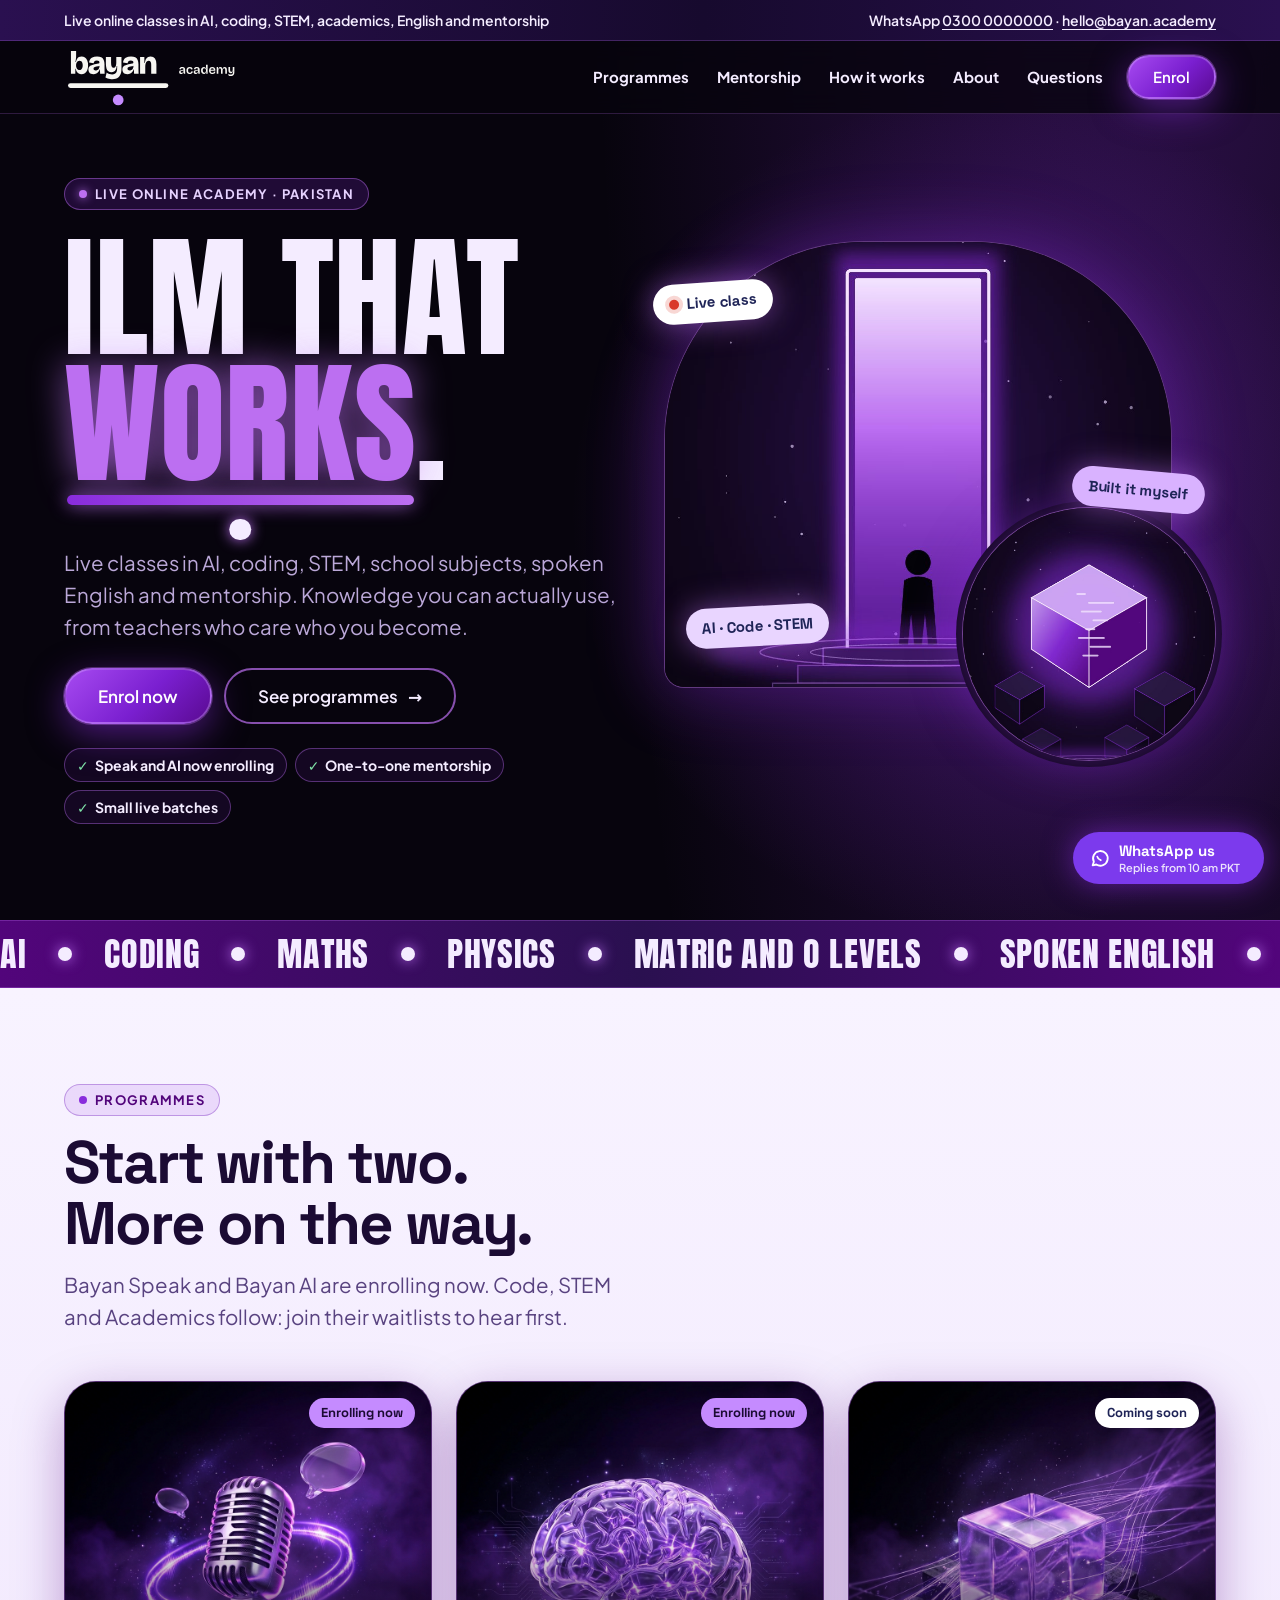
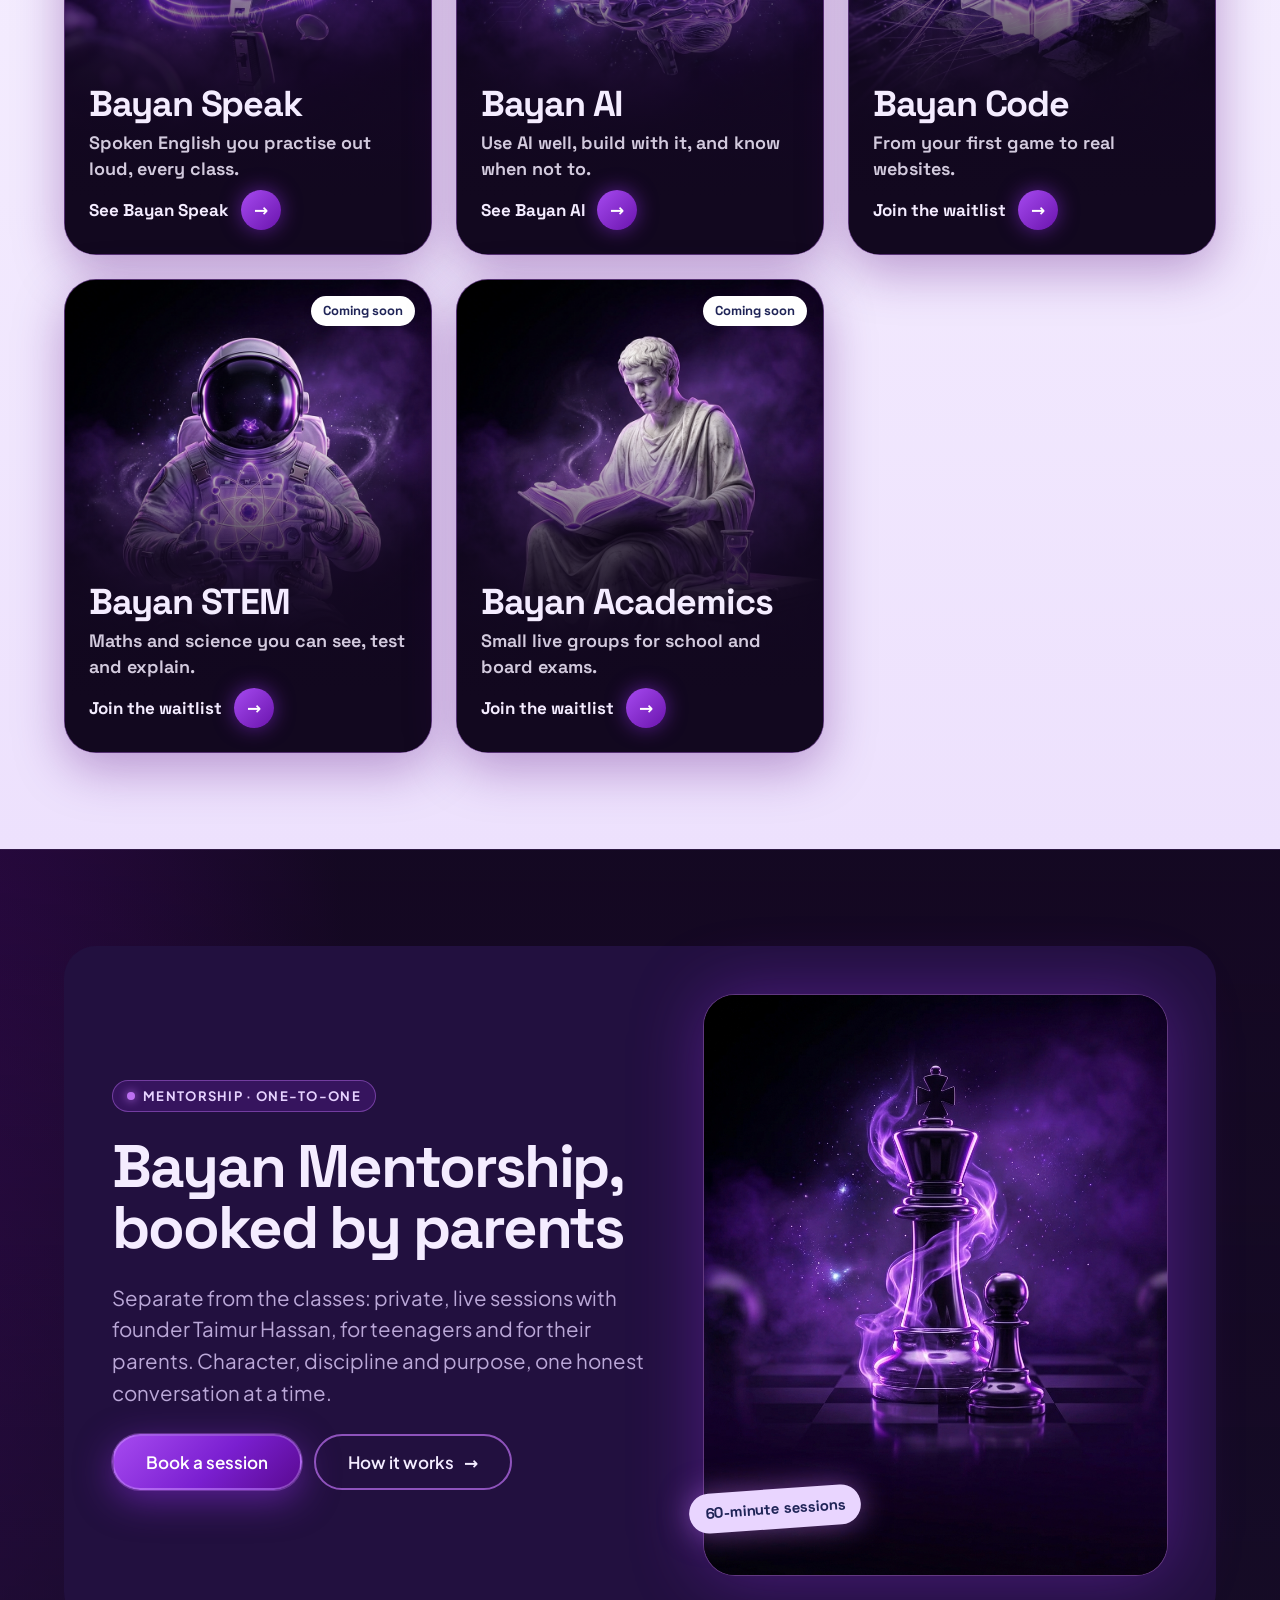
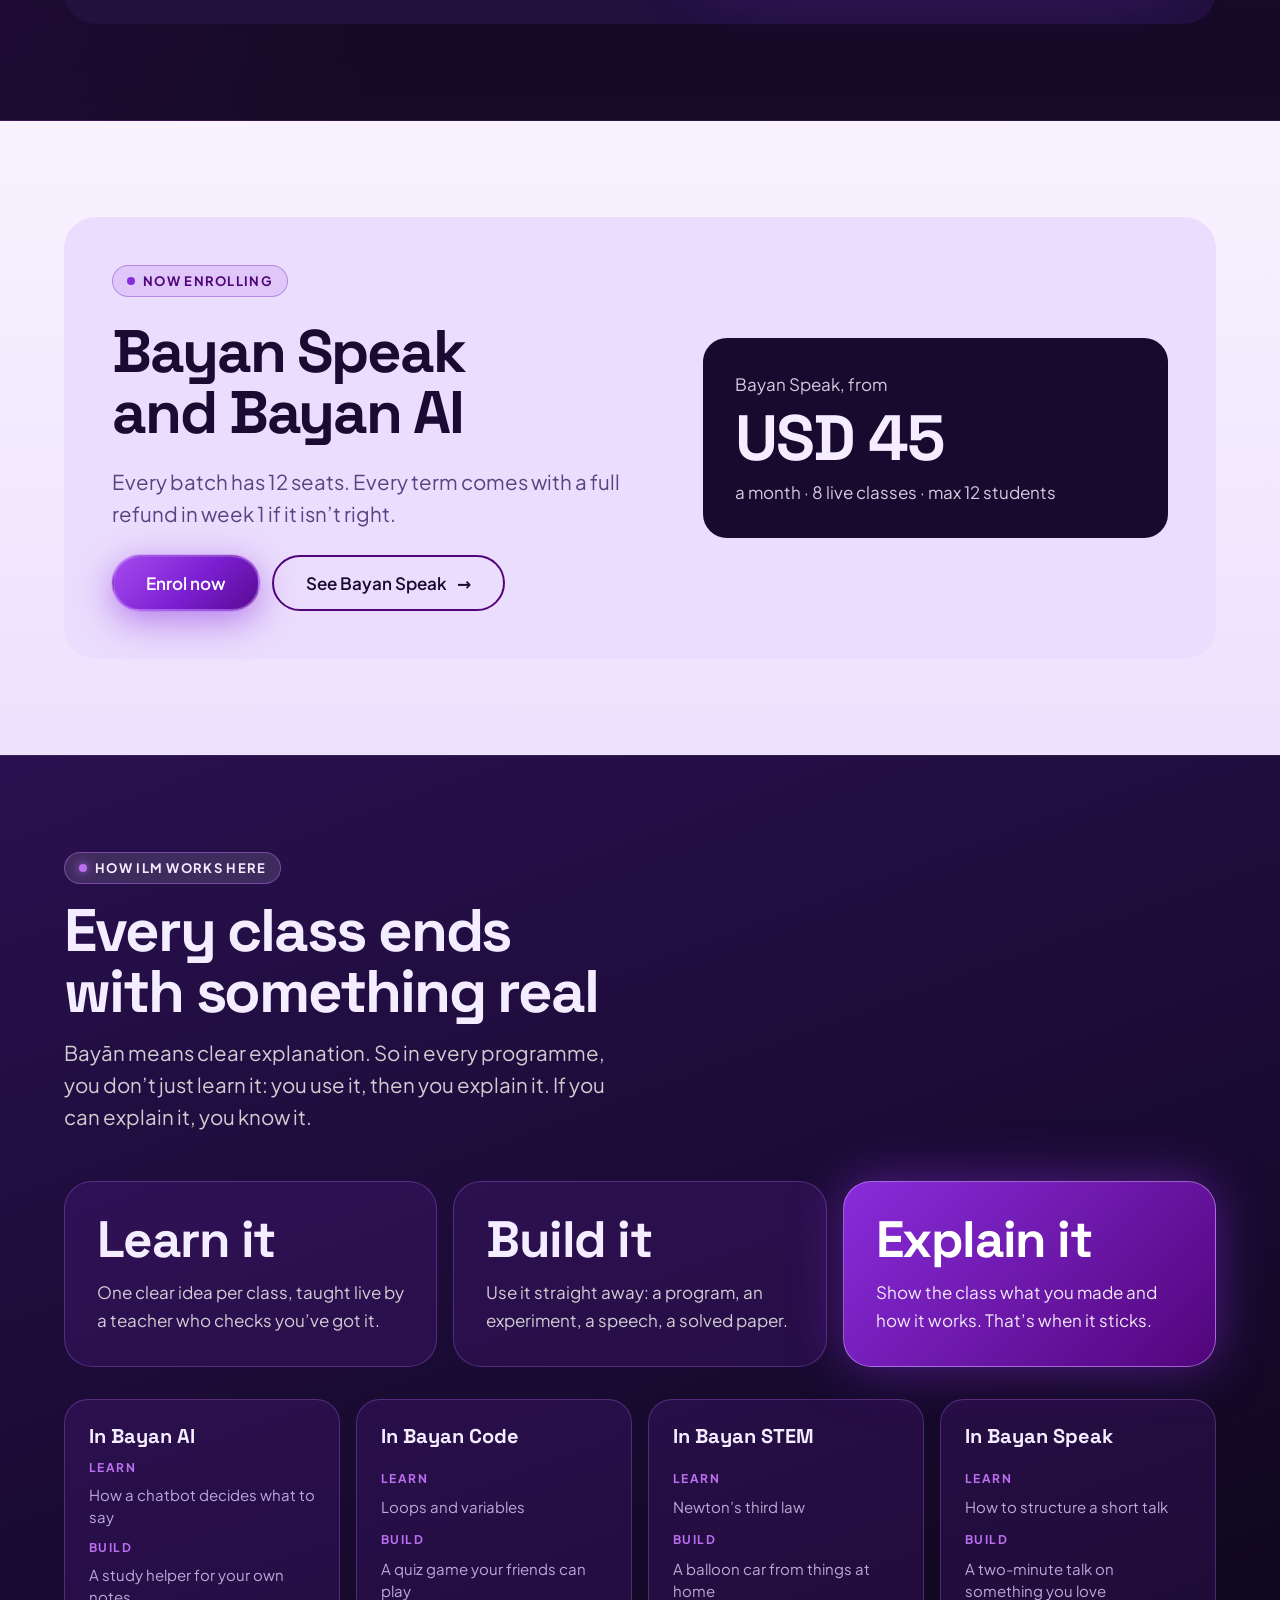
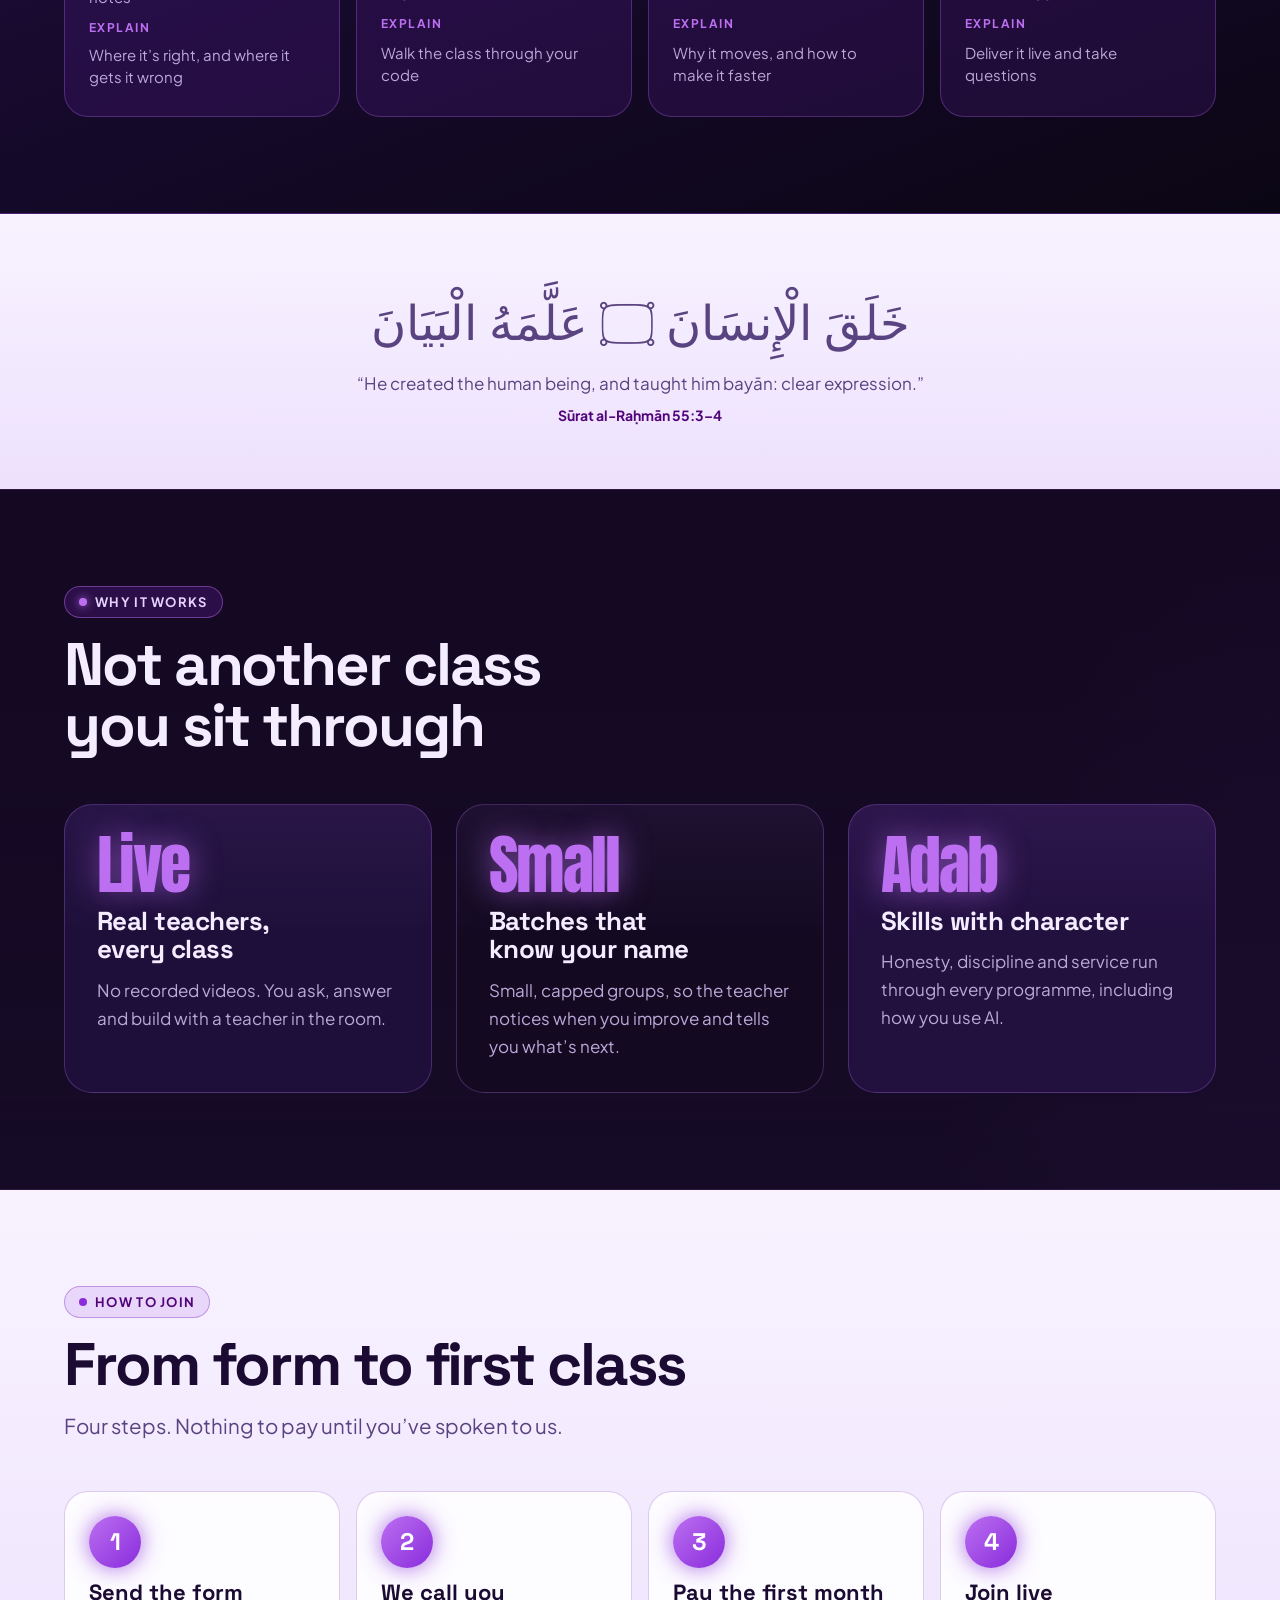
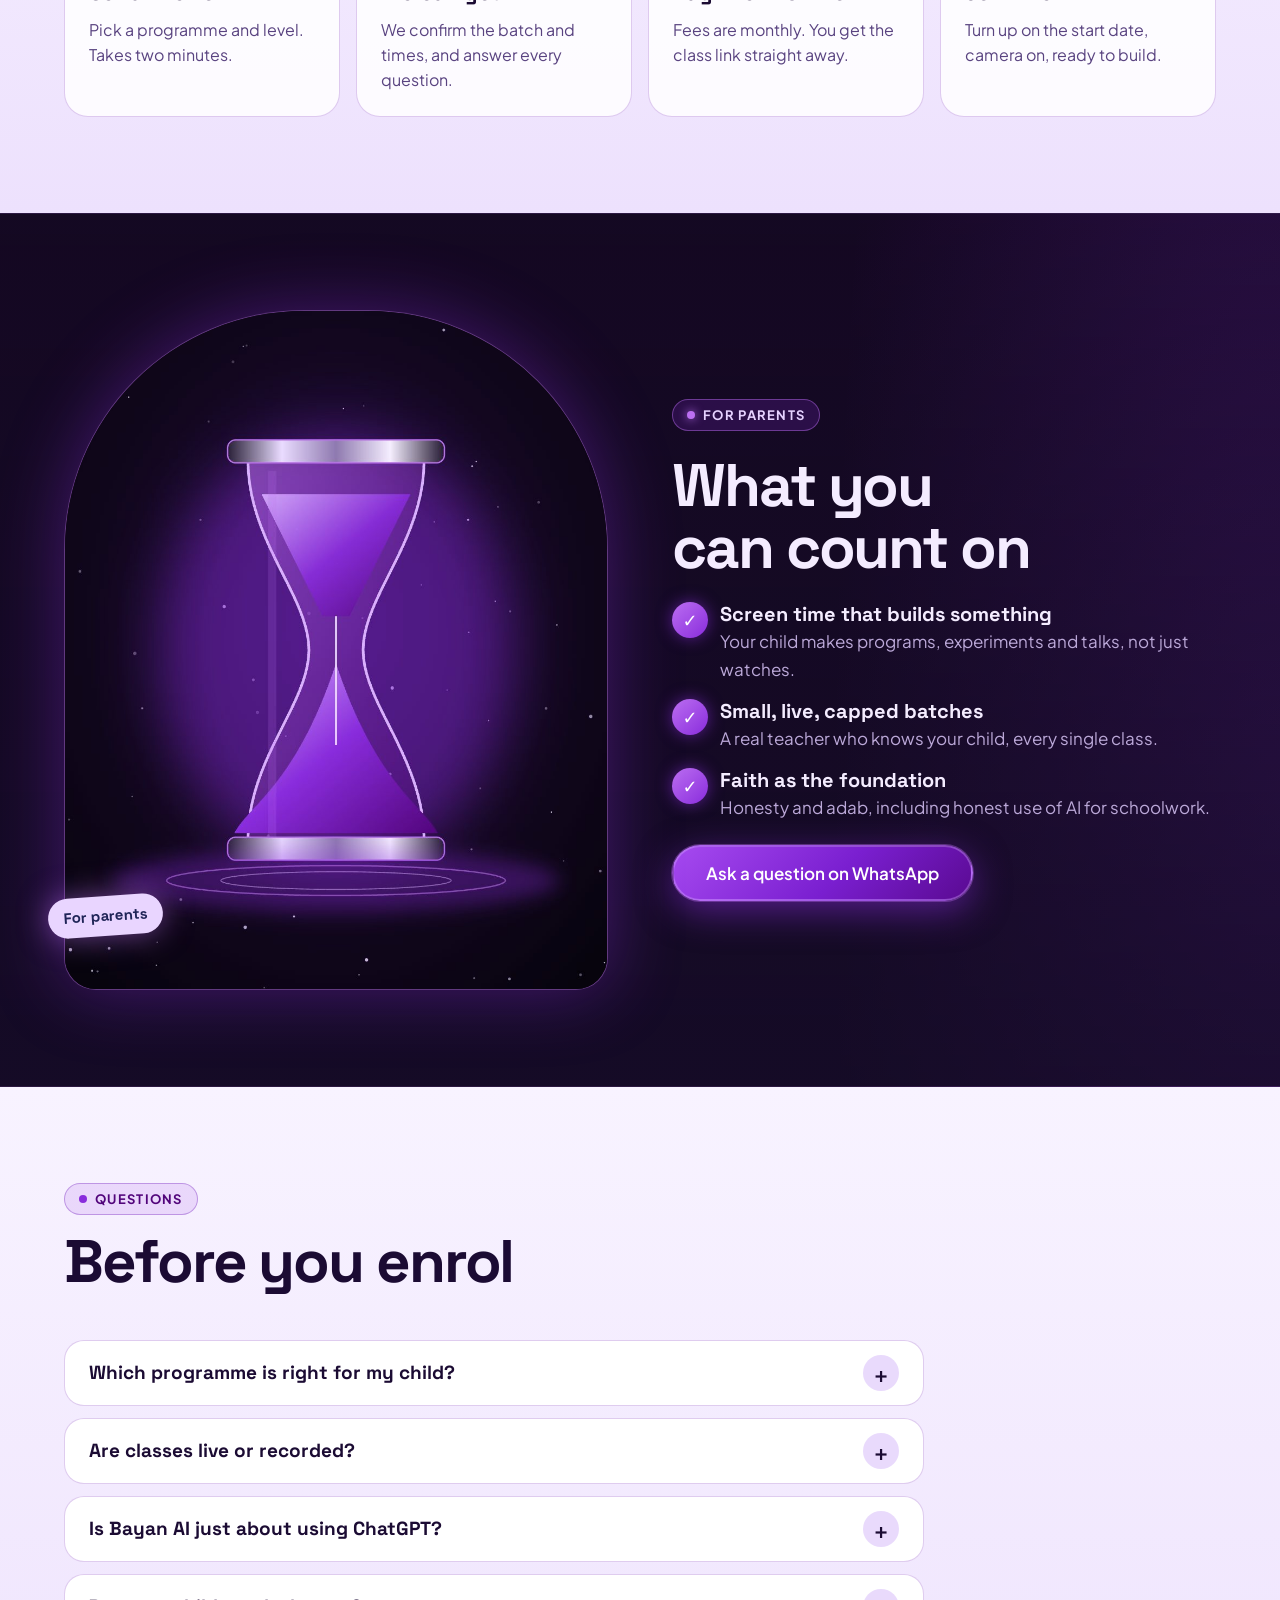
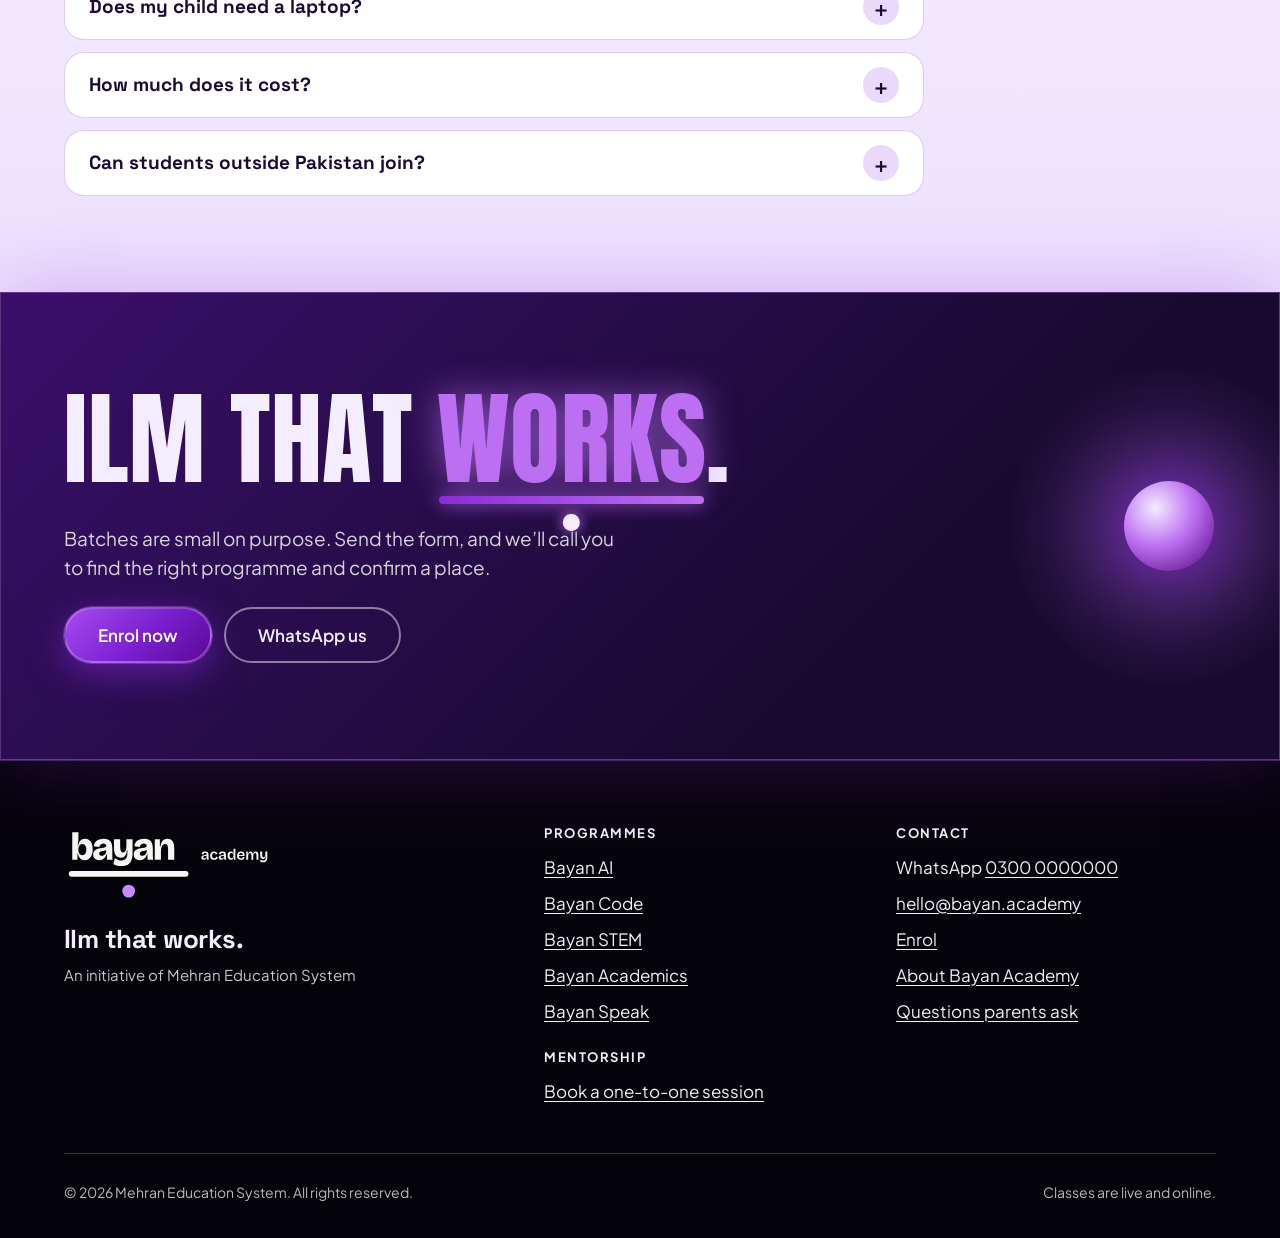
<file: index.html>
<!doctype html>
<html lang="en" class="no-js">
<head>
<meta name="robots" content="noindex, nofollow">
<meta charset="utf-8">
<meta name="viewport" content="width=device-width, initial-scale=1, viewport-fit=cover">
<title>Bayan Academy · Ilm that works.</title>
<meta name="description" content="Live online classes for young people in Pakistan: AI, coding, STEM, school and board exams, spoken English and mentorship. Small batches, real teachers, knowledge you can use.">
<meta name="theme-color" content="#07040D">
<meta name="color-scheme" content="dark">
<meta property="og:title" content="Bayan Academy · Ilm that works.">
<meta property="og:description" content="Live online classes in AI, coding, STEM, academics, spoken English and mentorship.">
<meta property="og:image" content="assets/img/art/og.png">
<link rel="icon" href="assets/img/favicon.svg" type="image/svg+xml">
<link rel="apple-touch-icon" href="assets/img/bayan-academy-profile.png">
<link rel="preload" href="assets/fonts/space-grotesk-latin.woff2" as="font" type="font/woff2" crossorigin>
<link rel="preload" href="assets/fonts/plus-jakarta-sans-latin.woff2" as="font" type="font/woff2" crossorigin>
<link rel="stylesheet" href="assets/css/tokens.css">
<link rel="stylesheet" href="assets/css/components.css">
<link rel="stylesheet" href="assets/css/site.css">
</head>
<body>
<!-- header -->
<a class="skip" href="#main">Skip to content</a>
<div class="topbar">
  <div class="wrap">
    <span>Live online classes in AI, coding, STEM, academics, English and mentorship</span>
    <span>WhatsApp <a href="https://wa.me/923000000000" data-todo="real WhatsApp number">0300 0000000</a><span class="hide-sm"> · <a href="mailto:hello@bayan.academy" data-todo="real email">hello@bayan.academy</a></span></span>
  </div>
</div>
<header class="site-header">
  <div class="wrap">
    <a class="brand-link" href="index.html" aria-label="Bayan Academy home">
      <img class="on-light" src="assets/img/bayan-academy-lockup.svg" alt="Bayan Academy" width="328" height="120">
      <img class="on-dark" src="assets/img/bayan-academy-lockup-reversed.svg" alt="Bayan Academy" width="328" height="120">
    </a>
    <button class="menu-toggle" type="button" aria-expanded="false" aria-controls="site-nav"><span class="bars" aria-hidden="true"><span></span><span></span><span></span></span>Menu</button>
    <nav id="site-nav" class="site-nav" aria-label="Main">
      <a href="index.html#programmes">Programmes</a>
      <a href="mentorship.html">Mentorship</a>
      <a href="index.html#method">How it works</a>
      <a href="about.html">About</a>
      <a href="index.html#faq">Questions</a>
      <a class="btn btn--primary" href="enrol.html">Enrol</a>
    </nav>
  </div>
</header>
<!-- /header -->

<main id="main">
  <section class="hero">
    <div class="wrap hero__grid">
      <div class="hero__copy">
        <span class="kicker">Live online academy · Pakistan</span>
        <h1 class="bigger">Ilm that <span class="mark-word">works</span>.</h1>
        <p class="lead">Live classes in AI, coding, STEM, school subjects, spoken English and mentorship. Knowledge you can actually use, from teachers who care who you become.</p>
        <div class="hero__actions">
          <a class="btn btn--accent btn--lg" href="enrol.html">Enrol now</a>
          <a class="btn btn--secondary btn--lg arrow" href="#programmes">See programmes</a>
        </div>
        <div class="hero__proof"><span>Speak and AI now enrolling</span><span>One-to-one mentorship</span><span>Small live batches</span></div>
      </div>
      <div class="collage" aria-hidden="true">
        <figure class="collage__main"><img src="assets/img/art/door.jpg" alt="" width="800" height="1000"></figure>
        <figure class="collage__side"><img src="assets/img/art/cube.jpg" alt="" width="800" height="1000" loading="lazy"></figure>
        <span class="sticker sticker--live">Live class</span>
        <span class="sticker sticker--firozi">Built it myself</span>
        <span class="sticker sticker--sun">AI · Code · STEM</span>
      </div>
    </div>
  </section>

  <div class="ticker" aria-hidden="true">
    <div class="ticker__track">
      <span>AI</span><span>Coding</span><span>Maths</span><span>Physics</span><span>Matric and O Levels</span><span>Spoken English</span><span>Mentorship</span>
      <span>AI</span><span>Coding</span><span>Maths</span><span>Physics</span><span>Matric and O Levels</span><span>Spoken English</span><span>Mentorship</span>
    </div>
  </div>

  <section class="section section--light" id="programmes">
    <div class="wrap">
      <div class="section-head">
        <span class="kicker">Programmes</span>
        <h2 class="h2">Start with two. More on the way.</h2>
        <p class="lead">Bayan Speak and Bayan AI are enrolling now. Code, STEM and Academics follow: join their waitlists to hear first.</p>
      </div>
      <div class="tiles tiles--six">
        <a class="tile tile--speak tile--img" href="speak.html">
          <span class="tile__status tile__status--open">Enrolling now</span>
          <img class="tile__img" src="assets/img/courses/speak.jpg" alt="" width="928" height="1152" loading="lazy">
          <div class="tile__body"><h3 class="tile__name">Bayan Speak</h3><p class="tile__line">Spoken English you practise out loud, every class.</p><span class="tile__go">See Bayan Speak</span></div>
        </a>
        <a class="tile tile--ai tile--img" href="ai.html">
          <span class="tile__status tile__status--open">Enrolling now</span>
          <img class="tile__img" src="assets/img/courses/ai.jpg" alt="" width="928" height="1152" loading="lazy">
          <div class="tile__body"><h3 class="tile__name">Bayan AI</h3><p class="tile__line">Use AI well, build with it, and know when not to.</p><span class="tile__go">See Bayan AI</span></div>
        </a>
        <a class="tile tile--code tile--img tile--soon" href="code.html">
          <span class="tile__status tile__status--soon">Coming soon</span>
          <img class="tile__img" src="assets/img/courses/code.jpg" alt="" width="928" height="1152" loading="lazy">
          <div class="tile__body"><h3 class="tile__name">Bayan Code</h3><p class="tile__line">From your first game to real websites.</p><span class="tile__go">Join the waitlist</span></div>
        </a>
        <a class="tile tile--stem tile--img tile--soon" href="stem.html">
          <span class="tile__status tile__status--soon">Coming soon</span>
          <img class="tile__img" src="assets/img/courses/stem.jpg" alt="" width="928" height="1152" loading="lazy">
          <div class="tile__body"><h3 class="tile__name">Bayan STEM</h3><p class="tile__line">Maths and science you can see, test and explain.</p><span class="tile__go">Join the waitlist</span></div>
        </a>
        <a class="tile tile--academics tile--img tile--soon" href="academics.html">
          <span class="tile__status tile__status--soon">Coming soon</span>
          <img class="tile__img" src="assets/img/courses/academics.jpg" alt="" width="928" height="1152" loading="lazy">
          <div class="tile__body"><h3 class="tile__name">Bayan Academics</h3><p class="tile__line">Small live groups for school and board exams.</p><span class="tile__go">Join the waitlist</span></div>
        </a>
      </div>
    </div>
  </section>


  <section class="section section--tint" id="mentorship">
    <div class="wrap">
      <div class="taster">
        <div class="split__copy">
          <span class="kicker">Mentorship · one-to-one</span>
          <h2 class="h2">Bayan Mentorship, booked by parents</h2>
          <p class="lead">Separate from the classes: private, live sessions with founder Taimur Hassan, for teenagers and for their parents. Character, discipline and purpose, one honest conversation at a time.</p>
          <div class="hero__actions"><a class="btn btn--primary btn--lg" href="enrol.html?programme=mentorship">Book a session</a><a class="btn btn--secondary btn--lg arrow" href="mentorship.html">How it works</a></div>
        </div>
        <figure class="photo-frame"><img src="assets/img/courses/mentorship.jpg" alt="" width="800" height="1000" loading="lazy"><span class="sticker sticker--sun">60-minute sessions</span></figure>
      </div>
    </div>
  </section>

  <section class="section section--light" id="launch">
    <div class="wrap">
      <div class="launch" data-todo="confirm launch offer and prices">
        <div class="split__copy">
          <span class="kicker">Now enrolling</span>
          <h2 class="h2">Bayan Speak and Bayan AI</h2>
          <p class="lead">Every batch has 12 seats. Every term comes with a full refund in week 1 if it isn’t right.</p>
          <div class="hero__actions"><a class="btn btn--accent btn--lg" href="enrol.html">Enrol now</a><a class="btn btn--secondary btn--lg arrow" href="speak.html">See Bayan Speak</a></div>
        </div>
        <div class="launch__price"><span>Bayan Speak, from</span><b data-price="standard">PKR 9,500</b><span>a month · 8 live classes · max 12 students</span></div>
      </div>
    </div>
  </section>

  <section class="section section--ink on-ink" id="method">
    <div class="wrap">
      <div class="section-head">
        <span class="kicker">How ilm works here</span>
        <h2 class="h2">Every class ends with something real</h2>
        <p class="lead">Bayān means clear explanation. So in every programme, you don’t just learn it: you use it, then you explain it. If you can explain it, you know it.</p>
      </div>
      <ol class="method">
        <li><b>Learn it</b><p>One clear idea per class, taught live by a teacher who checks you’ve got it.</p></li>
        <li><b>Build it</b><p>Use it straight away: a program, an experiment, a speech, a solved paper.</p></li>
        <li><b>Explain it</b><p>Show the class what you made and how it works. That’s when it sticks.</p></li>
      </ol>
      <div class="examples">
        <div class="example"><h3>In Bayan AI</h3><dl><dt>Learn</dt><dd>How a chatbot decides what to say</dd><dt>Build</dt><dd>A study helper for your own notes</dd><dt>Explain</dt><dd>Where it’s right, and where it gets it wrong</dd></dl></div>
        <div class="example"><h3>In Bayan Code</h3><dl><dt>Learn</dt><dd>Loops and variables</dd><dt>Build</dt><dd>A quiz game your friends can play</dd><dt>Explain</dt><dd>Walk the class through your code</dd></dl></div>
        <div class="example"><h3>In Bayan STEM</h3><dl><dt>Learn</dt><dd>Newton’s third law</dd><dt>Build</dt><dd>A balloon car from things at home</dd><dt>Explain</dt><dd>Why it moves, and how to make it faster</dd></dl></div>
        <div class="example"><h3>In Bayan Speak</h3><dl><dt>Learn</dt><dd>How to structure a short talk</dd><dt>Build</dt><dd>A two-minute talk on something you love</dd><dt>Explain</dt><dd>Deliver it live and take questions</dd></dl></div>
      </div>
    </div>
  </section>


  <section class="ayah section--light" aria-label="The meaning of the name">
    <div class="wrap">
      <p class="ar" lang="ar" dir="rtl">خَلَقَ الْإِنسَانَ ۝ عَلَّمَهُ الْبَيَانَ</p>
      <p>“He created the human being, and taught him bayān: clear expression.”</p>
      <cite>Sūrat al-Raḥmān 55:3–4</cite>
    </div>
  </section>
  <section class="section section--tint" id="why">
    <div class="wrap">
      <div class="section-head">
        <span class="kicker">Why it works</span>
        <h2 class="h2">Not another class you sit through</h2>
      </div>
      <div class="reasons">
        <div class="reason reason--firozi"><span class="reason__num">Live</span><h3>Real teachers, every class</h3><p>No recorded videos. You ask, answer and build with a teacher in the room.</p></div>
        <div class="reason"><span class="reason__num">Small</span><h3>Batches that know your name</h3><p>Small, capped groups, so the teacher notices when you improve and tells you what’s next.</p></div>
        <div class="reason reason--sun"><span class="reason__num">Adab</span><h3>Skills with character</h3><p>Honesty, discipline and service run through every programme, including how you use AI.</p></div>
      </div>
    </div>
  </section>

  <section class="section section--light" id="how">
    <div class="wrap">
      <div class="section-head">
        <span class="kicker">How to join</span>
        <h2 class="h2">From form to first class</h2>
        <p class="lead">Four steps. Nothing to pay until you’ve spoken to us.</p>
      </div>
      <ol class="steps steps--light">
        <li><h3>Send the form</h3><p>Pick a programme and level. Takes two minutes.</p></li>
        <li><h3>We call you</h3><p>We confirm the batch and times, and answer every question.</p></li>
        <li><h3>Pay the first month</h3><p>Fees are monthly. You get the class link straight away.</p></li>
        <li><h3>Join live</h3><p>Turn up on the start date, camera on, ready to build.</p></li>
      </ol>
    </div>
  </section>

  <section class="section section--tint" id="parents">
    <div class="wrap split">
      <figure class="photo-frame photo-frame--arch"><img src="assets/img/art/hourglass.jpg" alt="" width="800" height="1000" loading="lazy"><span class="sticker sticker--sun">For parents</span></figure>
      <div class="split__copy">
        <span class="kicker">For parents</span>
        <h2 class="h2">What you can count on</h2>
        <ul class="checks">
          <li><div><b>Screen time that builds something</b><span>Your child makes programs, experiments and talks, not just watches.</span></div></li>
          <li><div><b>Small, live, capped batches</b><span>A real teacher who knows your child, every single class.</span></div></li>
          <li><div><b>Faith as the foundation</b><span>Honesty and adab, including honest use of AI for schoolwork.</span></div></li>
        </ul>
        <a class="btn btn--primary btn--lg" href="https://wa.me/923000000000" data-todo="real WhatsApp number">Ask a question on WhatsApp</a>
      </div>
    </div>
  </section>

  <section class="section section--light" id="faq">
    <div class="wrap">
      <div class="section-head">
        <span class="kicker">Questions</span>
        <h2 class="h2">Before you enrol</h2>
      </div>
      <div class="faq">
        <details><summary>Which programme is right for my child?</summary><div><p>For confident English, Bayan Speak. For future skills, Bayan AI. Bayan Code, STEM and Academics are coming soon. For character and purpose, book a separate one-to-one Bayan Mentorship session. When we call, we’ll help you choose.</p></div></details>
        <details><summary>Are classes live or recorded?</summary><div><p>Always live, with a teacher. Students speak, build and take part; they don’t watch videos.</p></div></details>
        <details><summary>Is Bayan AI just about using ChatGPT?</summary><div><p>No. Students learn how AI works, use it honestly, build small projects with it, and learn when not to rely on it.</p></div></details>
        <details><summary>Does my child need a laptop?</summary><div><p>For Bayan Code and Bayan AI, a laptop or desktop works best. Other programmes work on a phone or tablet with a camera.</p></div></details>
        <details><summary>How much does it cost?</summary><div><p>Fees are monthly and depend on the programme. Message us on WhatsApp and we’ll send the current fees.</p></div></details>
        <details><summary>Can students outside Pakistan join?</summary><div><p>Yes. Tell us your time zone and we’ll find a class time that suits you.</p></div></details>
      </div>
    </div>
  </section>

  <section class="cta">
    <span class="cta__deco" aria-hidden="true"></span>
    <div class="wrap">
      <h2 class="big">Ilm that <span class="mark-word">works</span>.</h2>
      <p>Batches are small on purpose. Send the form, and we’ll call you to find the right programme and confirm a place.</p>
      <div class="hero__actions">
        <a class="btn btn--accent btn--lg" href="enrol.html">Enrol now</a>
        <a class="btn btn--ghost-cotton btn--lg" href="https://wa.me/923000000000" data-todo="real WhatsApp number">WhatsApp us</a>
      </div>
    </div>
  </section>
</main>

<!-- footer -->
<footer class="site-footer">
  <div class="wrap">
    <div class="footer-grid">
      <div>
        <img src="assets/img/bayan-academy-lockup-reversed.svg" alt="Bayan Academy" width="328" height="120">
        <p class="footer-tagline">Ilm that works.</p>
        <p class="footer-endorse">An initiative of Mehran Education System</p>
      </div>
      <div>
        <h2>Programmes</h2>
        <ul>
          <li><a href="ai.html">Bayan AI</a></li>
          <li><a href="code.html">Bayan Code</a></li>
          <li><a href="stem.html">Bayan STEM</a></li>
          <li><a href="academics.html">Bayan Academics</a></li>
          <li><a href="speak.html">Bayan Speak</a></li>
        </ul>
        <h2 style="margin-top:var(--space-5)">Mentorship</h2>
        <ul>
          <li><a href="mentorship.html">Book a one-to-one session</a></li>
        </ul>
      </div>
      <div>
        <h2>Contact</h2>
        <ul>
          <li>WhatsApp <a href="https://wa.me/923000000000" data-todo="real WhatsApp number">0300 0000000</a></li>
          <li><a href="mailto:hello@bayan.academy" data-todo="real email">hello@bayan.academy</a></li>
                    <li><a href="enrol.html">Enrol</a></li>
          <li><a href="about.html">About Bayan Academy</a></li>
          <li><a href="index.html#faq">Questions parents ask</a></li>
        </ul>
      </div>
    </div>
    <div class="footer-base">
      <span>© <span data-year>2026</span> Mehran Education System. All rights reserved.</span>
      <span>Classes are live and online.</span>
    </div>
  </div>
</footer>
<a class="wa-float" href="https://wa.me/923000000000" aria-label="Ask Bayan Academy on WhatsApp">
  <svg viewBox="0 0 24 24" aria-hidden="true"><path fill="none" stroke="currentColor" stroke-width="2" stroke-linecap="round" stroke-linejoin="round" d="M4 20l1.3-3.9A8 8 0 1 1 8 19.1L4 20z"/><path fill="none" stroke="currentColor" stroke-width="2" stroke-linecap="round" d="M9 10.5c.5 1.8 2 3.3 3.8 3.9"/></svg>
  <span>WhatsApp us<small data-todo="confirm reply hours">Replies from 10 am PKT</small></span>
</a>
<script src="assets/js/site.js" defer></script>
<!-- /footer -->
</body>
</html>
</file>
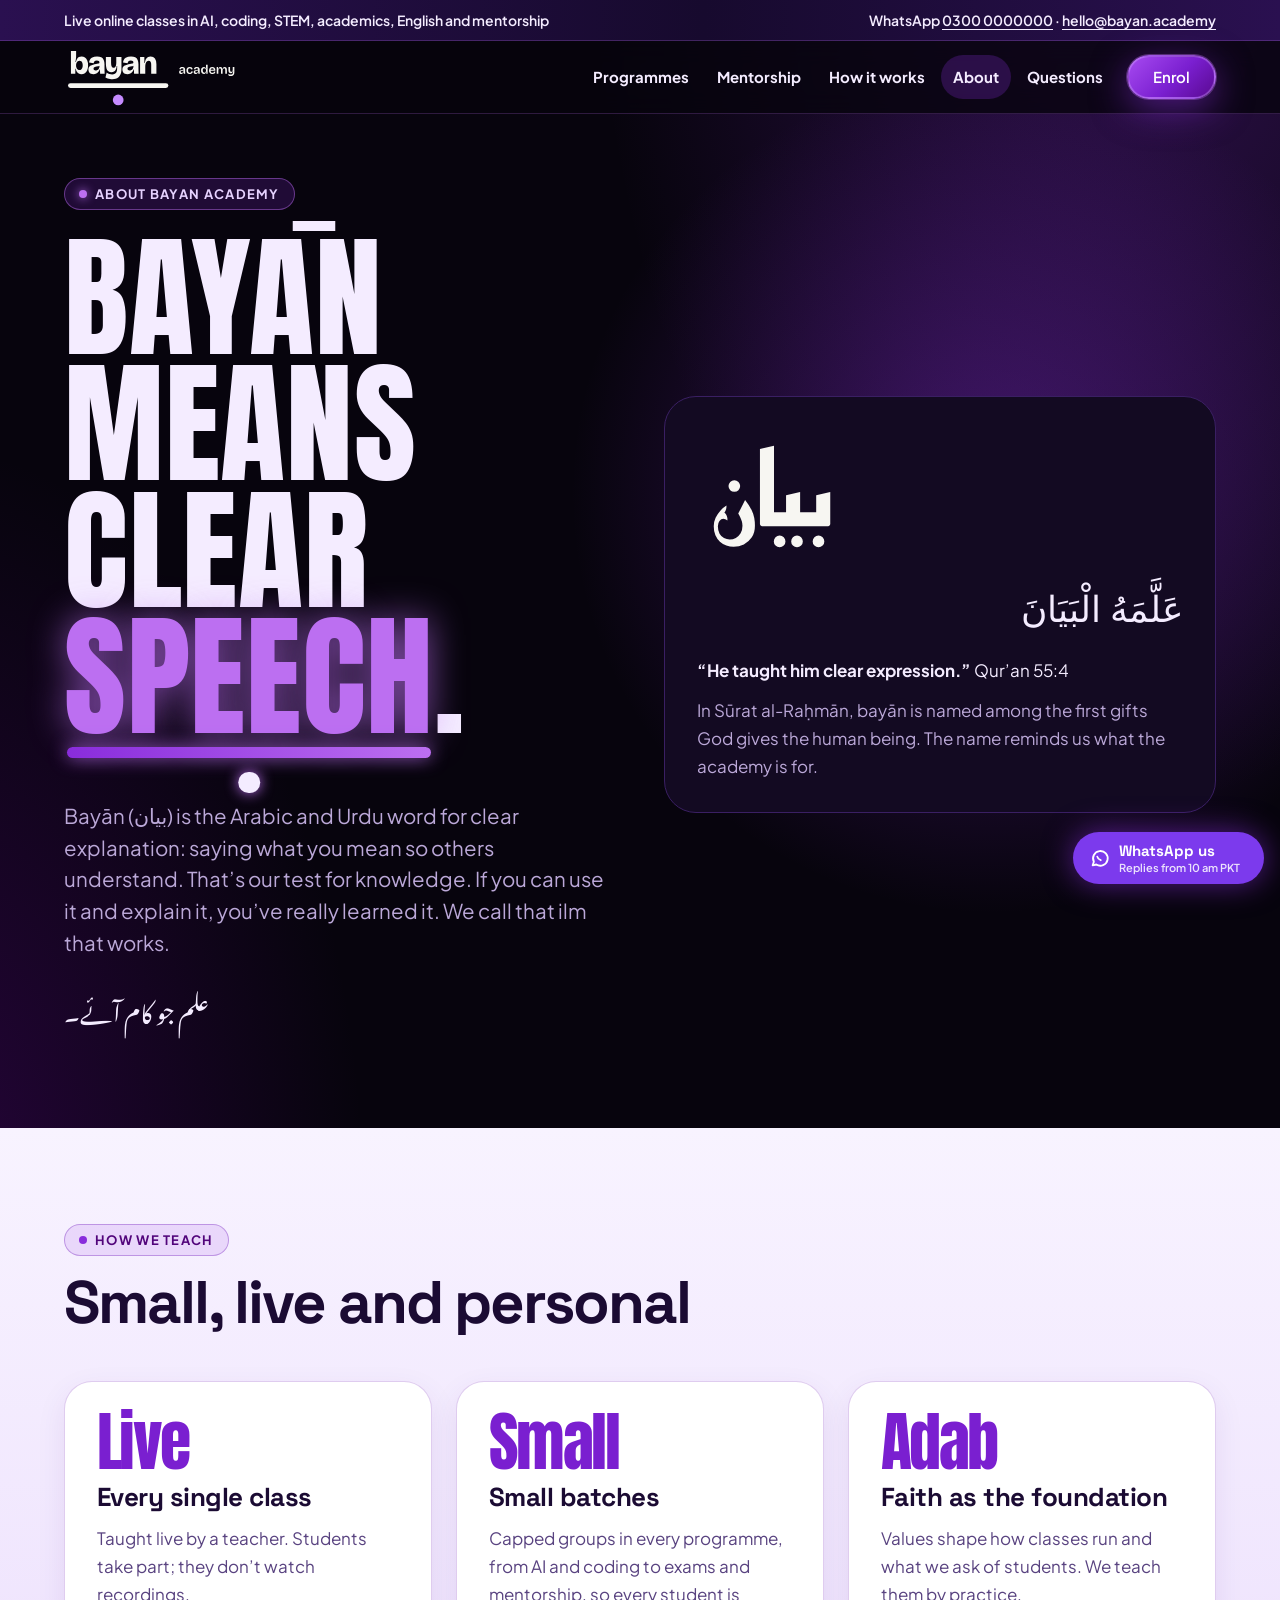
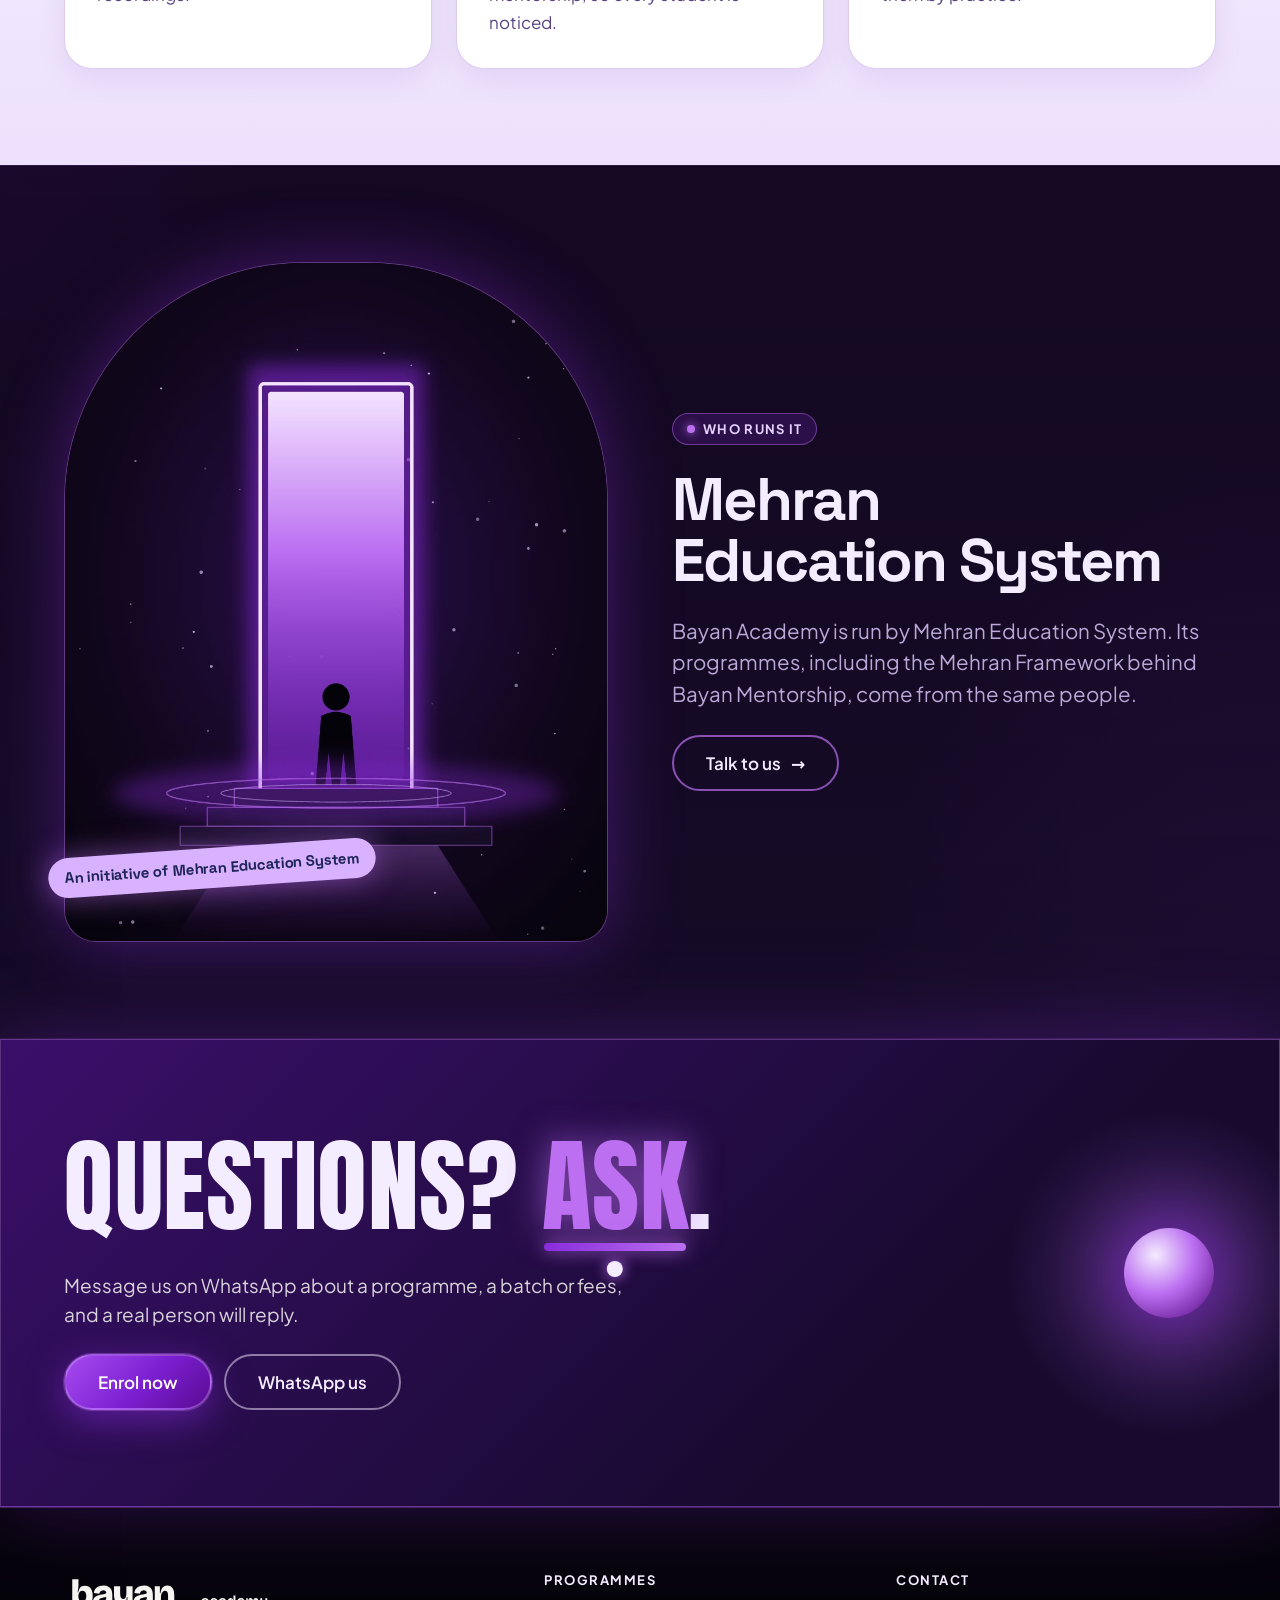
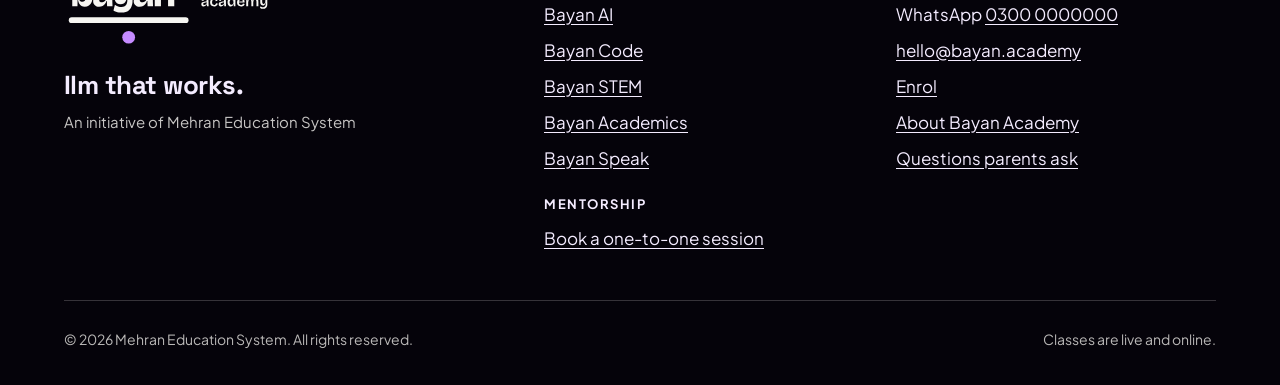
<file: about.html>
<!doctype html>
<html lang="en" class="no-js">
<head>
<meta name="robots" content="noindex, nofollow">
<meta charset="utf-8">
<meta name="viewport" content="width=device-width, initial-scale=1, viewport-fit=cover">
<title>About · Bayan Academy</title>
<meta name="description" content="Why Bayan Academy is called Bayan, what ilm that works means, how we teach, and Mehran Education System, the organisation behind it.">
<meta name="theme-color" content="#07040D">
<meta name="color-scheme" content="dark">
<meta property="og:title" content="About Bayan Academy">
<meta property="og:description" content="Bayān means clear speech. An initiative of Mehran Education System.">
<meta property="og:image" content="assets/img/art/og.png">
<link rel="icon" href="assets/img/favicon.svg" type="image/svg+xml">
<link rel="apple-touch-icon" href="assets/img/bayan-academy-profile.png">
<link rel="preload" href="assets/fonts/space-grotesk-latin.woff2" as="font" type="font/woff2" crossorigin>
<link rel="preload" href="assets/fonts/plus-jakarta-sans-latin.woff2" as="font" type="font/woff2" crossorigin>
<link rel="stylesheet" href="assets/css/tokens.css">
<link rel="stylesheet" href="assets/css/components.css">
<link rel="stylesheet" href="assets/css/site.css">
</head>
<body>
<!-- header -->
<a class="skip" href="#main">Skip to content</a>
<div class="topbar">
  <div class="wrap">
    <span>Live online classes in AI, coding, STEM, academics, English and mentorship</span>
    <span>WhatsApp <a href="https://wa.me/923000000000" data-todo="real WhatsApp number">0300 0000000</a><span class="hide-sm"> · <a href="mailto:hello@bayan.academy" data-todo="real email">hello@bayan.academy</a></span></span>
  </div>
</div>
<header class="site-header">
  <div class="wrap">
    <a class="brand-link" href="index.html" aria-label="Bayan Academy home">
      <img class="on-light" src="assets/img/bayan-academy-lockup.svg" alt="Bayan Academy" width="328" height="120">
      <img class="on-dark" src="assets/img/bayan-academy-lockup-reversed.svg" alt="Bayan Academy" width="328" height="120">
    </a>
    <button class="menu-toggle" type="button" aria-expanded="false" aria-controls="site-nav"><span class="bars" aria-hidden="true"><span></span><span></span><span></span></span>Menu</button>
    <nav id="site-nav" class="site-nav" aria-label="Main">
      <a href="index.html#programmes">Programmes</a>
      <a href="mentorship.html">Mentorship</a>
      <a href="index.html#method">How it works</a>
      <a href="about.html" aria-current="page">About</a>
      <a href="index.html#faq">Questions</a>
      <a class="btn btn--primary" href="enrol.html">Enrol</a>
    </nav>
  </div>
</header>
<!-- /header -->

<main id="main">
  <section class="hero">
    <div class="wrap hero__grid">
      <div class="hero__copy">
        <span class="kicker">About Bayan Academy</span>
        <h1 class="bigger">Bayān means clear <span class="mark-word">speech</span>.</h1>
        <p class="lead">Bayān (<bdi lang="ur">بیان</bdi>) is the Arabic and Urdu word for clear explanation: saying what you mean so others understand. That’s our test for knowledge. If you can use it and explain it, you’ve really learned it. We call that ilm that works.</p>
        <p class="t-urdu" lang="ur" dir="rtl" style="font-size:24px;line-height:48px" data-todo="native Urdu check">علم جو کام آئے۔</p>
      </div>
      <div class="verse">
        <img class="arabic-name on-light" src="assets/img/bayan-wordmark-arabic.svg" alt="بیان" width="90" height="80">
        <img class="arabic-name on-dark" src="assets/img/bayan-wordmark-arabic-reversed.svg" alt="بیان" width="90" height="80">
        <p class="ar" lang="ar" dir="rtl">عَلَّمَهُ الْبَيَانَ</p>
        <p><b>“He taught him clear expression.”</b> Qur’an 55:4</p>
        <p class="muted">In Sūrat al-Raḥmān, bayān is named among the first gifts God gives the human being. The name reminds us what the academy is for.</p>
      </div>
    </div>
  </section>

  <section class="section section--light" id="how-we-teach">
    <div class="wrap">
      <div class="section-head">
        <span class="kicker">How we teach</span>
        <h2 class="h2">Small, live and personal</h2>
      </div>
      <div class="reasons">
        <div class="reason reason--firozi"><span class="reason__num">Live</span><h3>Every single class</h3><p>Taught live by a teacher. Students take part; they don’t watch recordings.</p></div>
        <div class="reason"><span class="reason__num">Small</span><h3>Small batches</h3><p>Capped groups in every programme, from AI and coding to exams and mentorship, so every student is noticed.</p></div>
        <div class="reason reason--sun"><span class="reason__num">Adab</span><h3>Faith as the foundation</h3><p>Values shape how classes run and what we ask of students. We teach them by practice.</p></div>
      </div>
    </div>
  </section>

  <section class="section section--tint" id="mehran">
    <div class="wrap split">
      <figure class="photo-frame photo-frame--arch"><img src="assets/img/art/door.jpg" alt="" width="800" height="1000" loading="lazy"><span class="sticker sticker--firozi">An initiative of Mehran Education System</span></figure>
      <div class="split__copy">
        <span class="kicker">Who runs it</span>
        <h2 class="h2">Mehran Education System</h2>
        <p class="lead">Bayan Academy is run by Mehran Education System. Its programmes, including the Mehran Framework behind Bayan Mentorship, come from the same people.</p>
        <!-- data-todo: add 2–3 sentences about Mehran Education System (founded, where it works, what it has done) here. -->
        <a class="btn btn--secondary btn--lg arrow" href="https://wa.me/923000000000" data-todo="real WhatsApp number">Talk to us</a>
      </div>
    </div>
  </section>

  <section class="cta">
    <span class="cta__deco" aria-hidden="true"></span>
    <div class="wrap">
      <h2 class="big">Questions? <span class="mark-word">Ask</span>.</h2>
      <p>Message us on WhatsApp about a programme, a batch or fees, and a real person will reply.</p>
      <div class="hero__actions">
        <a class="btn btn--accent btn--lg" href="enrol.html">Enrol now</a>
        <a class="btn btn--ghost-cotton btn--lg" href="https://wa.me/923000000000" data-todo="real WhatsApp number">WhatsApp us</a>
      </div>
    </div>
  </section>
</main>

<!-- footer -->
<footer class="site-footer">
  <div class="wrap">
    <div class="footer-grid">
      <div>
        <img src="assets/img/bayan-academy-lockup-reversed.svg" alt="Bayan Academy" width="328" height="120">
        <p class="footer-tagline">Ilm that works.</p>
        <p class="footer-endorse">An initiative of Mehran Education System</p>
      </div>
      <div>
        <h2>Programmes</h2>
        <ul>
          <li><a href="ai.html">Bayan AI</a></li>
          <li><a href="code.html">Bayan Code</a></li>
          <li><a href="stem.html">Bayan STEM</a></li>
          <li><a href="academics.html">Bayan Academics</a></li>
          <li><a href="speak.html">Bayan Speak</a></li>
        </ul>
        <h2 style="margin-top:var(--space-5)">Mentorship</h2>
        <ul>
          <li><a href="mentorship.html">Book a one-to-one session</a></li>
        </ul>
      </div>
      <div>
        <h2>Contact</h2>
        <ul>
          <li>WhatsApp <a href="https://wa.me/923000000000" data-todo="real WhatsApp number">0300 0000000</a></li>
          <li><a href="mailto:hello@bayan.academy" data-todo="real email">hello@bayan.academy</a></li>
                    <li><a href="enrol.html">Enrol</a></li>
          <li><a href="about.html">About Bayan Academy</a></li>
          <li><a href="index.html#faq">Questions parents ask</a></li>
        </ul>
      </div>
    </div>
    <div class="footer-base">
      <span>© <span data-year>2026</span> Mehran Education System. All rights reserved.</span>
      <span>Classes are live and online.</span>
    </div>
  </div>
</footer>
<a class="wa-float" href="https://wa.me/923000000000" aria-label="Ask Bayan Academy on WhatsApp">
  <svg viewBox="0 0 24 24" aria-hidden="true"><path fill="none" stroke="currentColor" stroke-width="2" stroke-linecap="round" stroke-linejoin="round" d="M4 20l1.3-3.9A8 8 0 1 1 8 19.1L4 20z"/><path fill="none" stroke="currentColor" stroke-width="2" stroke-linecap="round" d="M9 10.5c.5 1.8 2 3.3 3.8 3.9"/></svg>
  <span>WhatsApp us<small data-todo="confirm reply hours">Replies from 10 am PKT</small></span>
</a>
<script src="assets/js/site.js" defer></script>
<!-- /footer -->
</body>
</html>
</file>
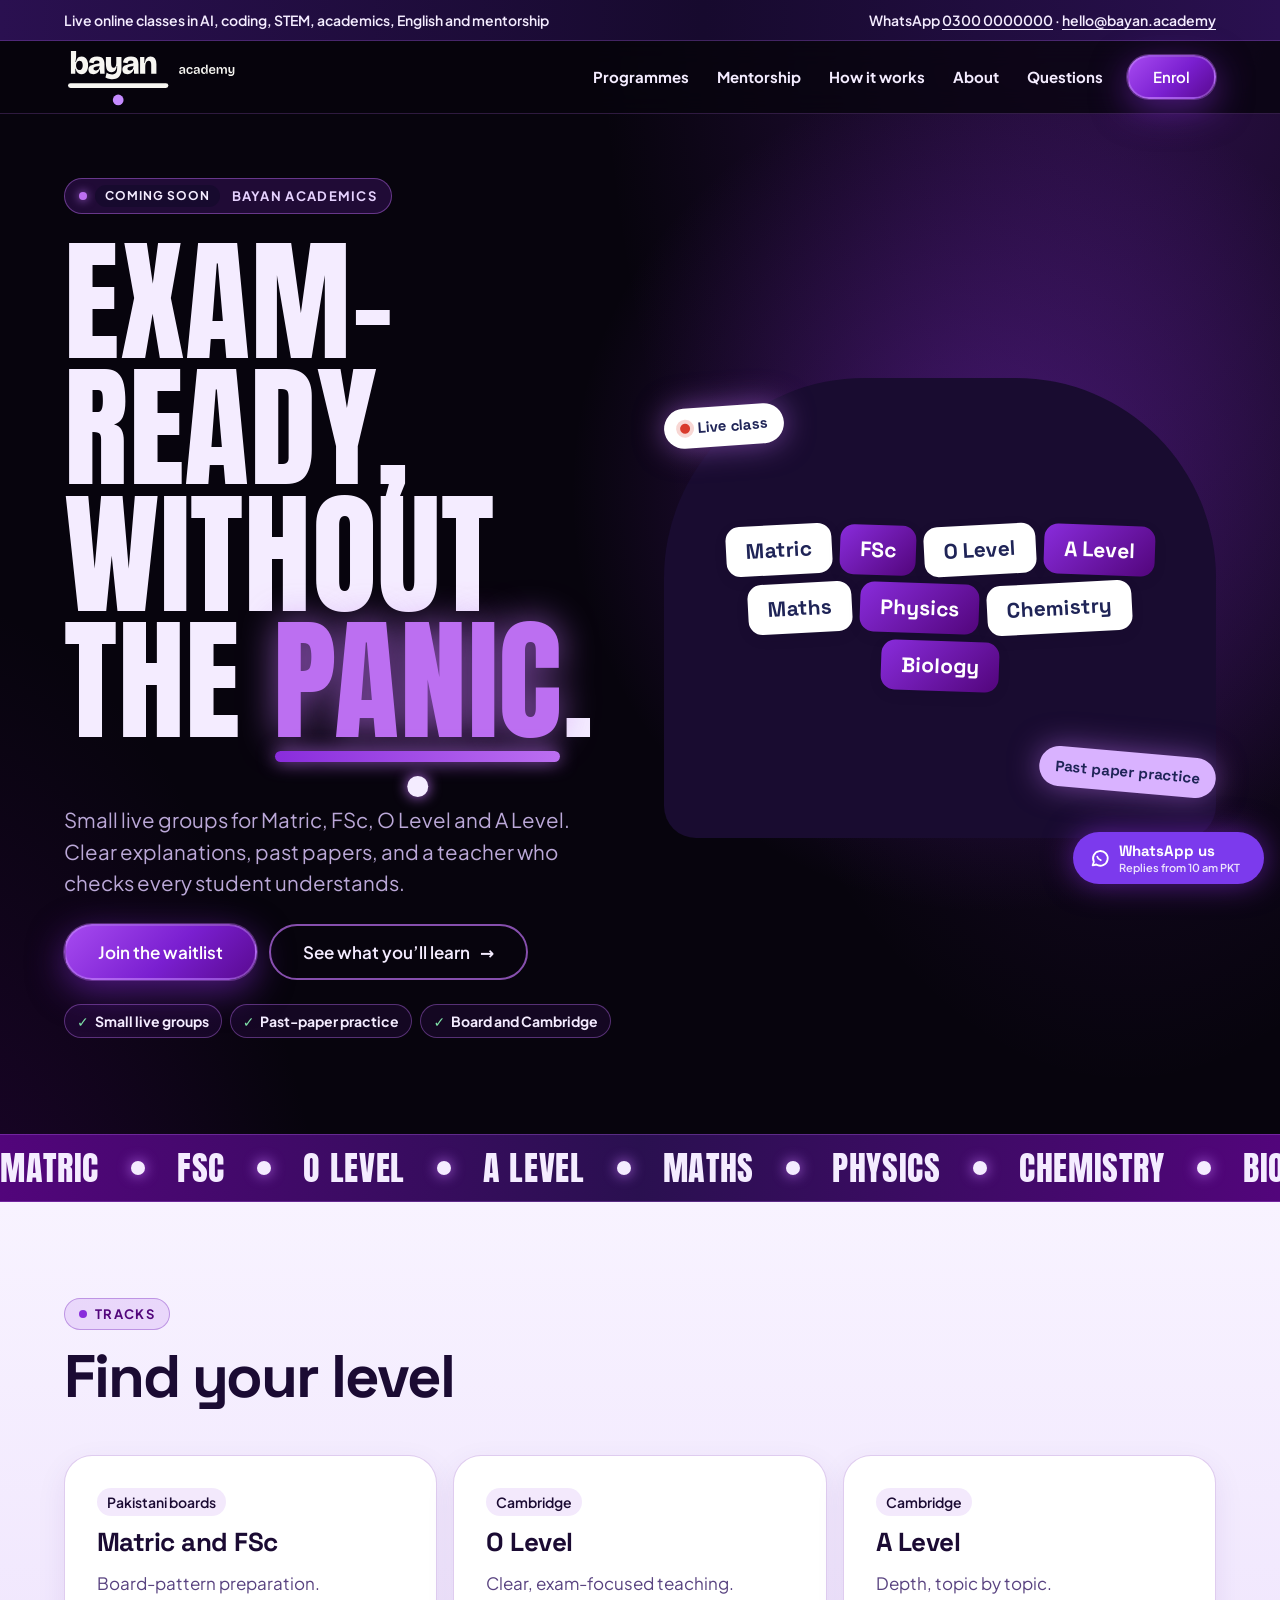
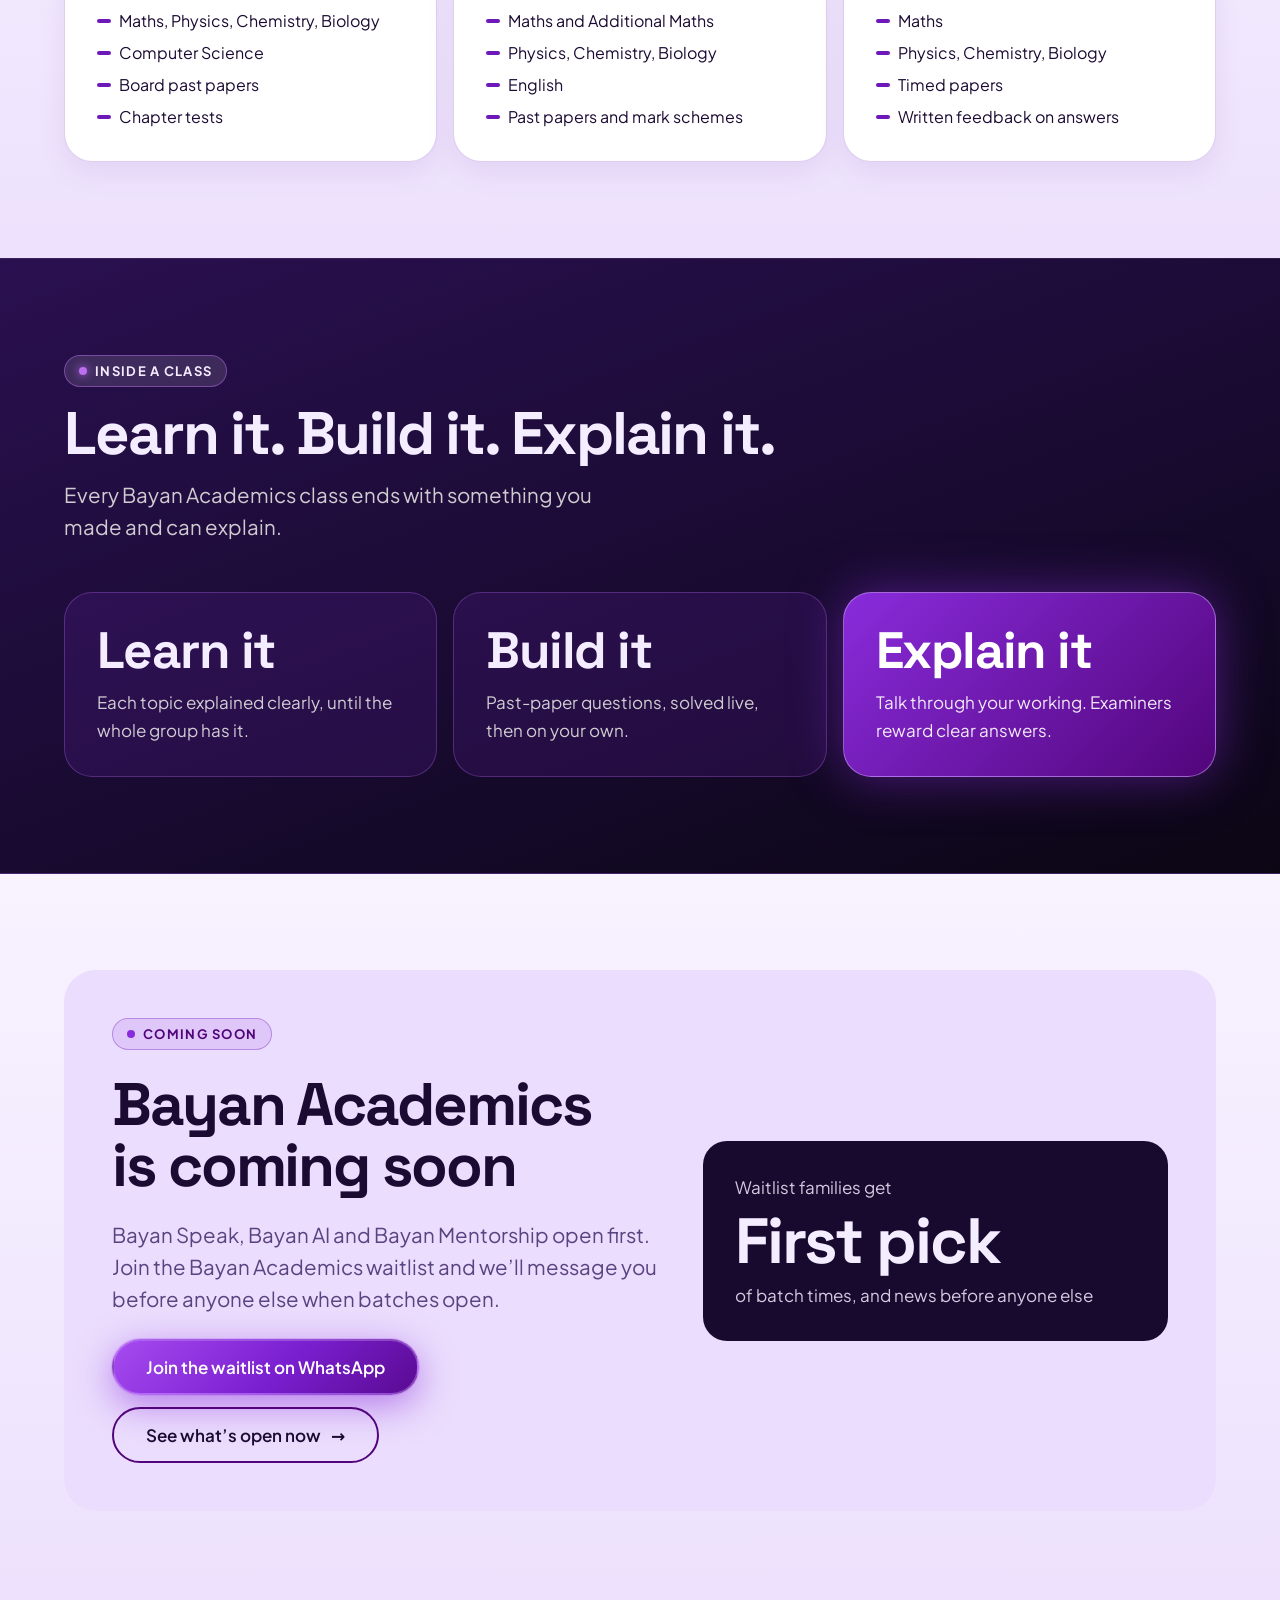
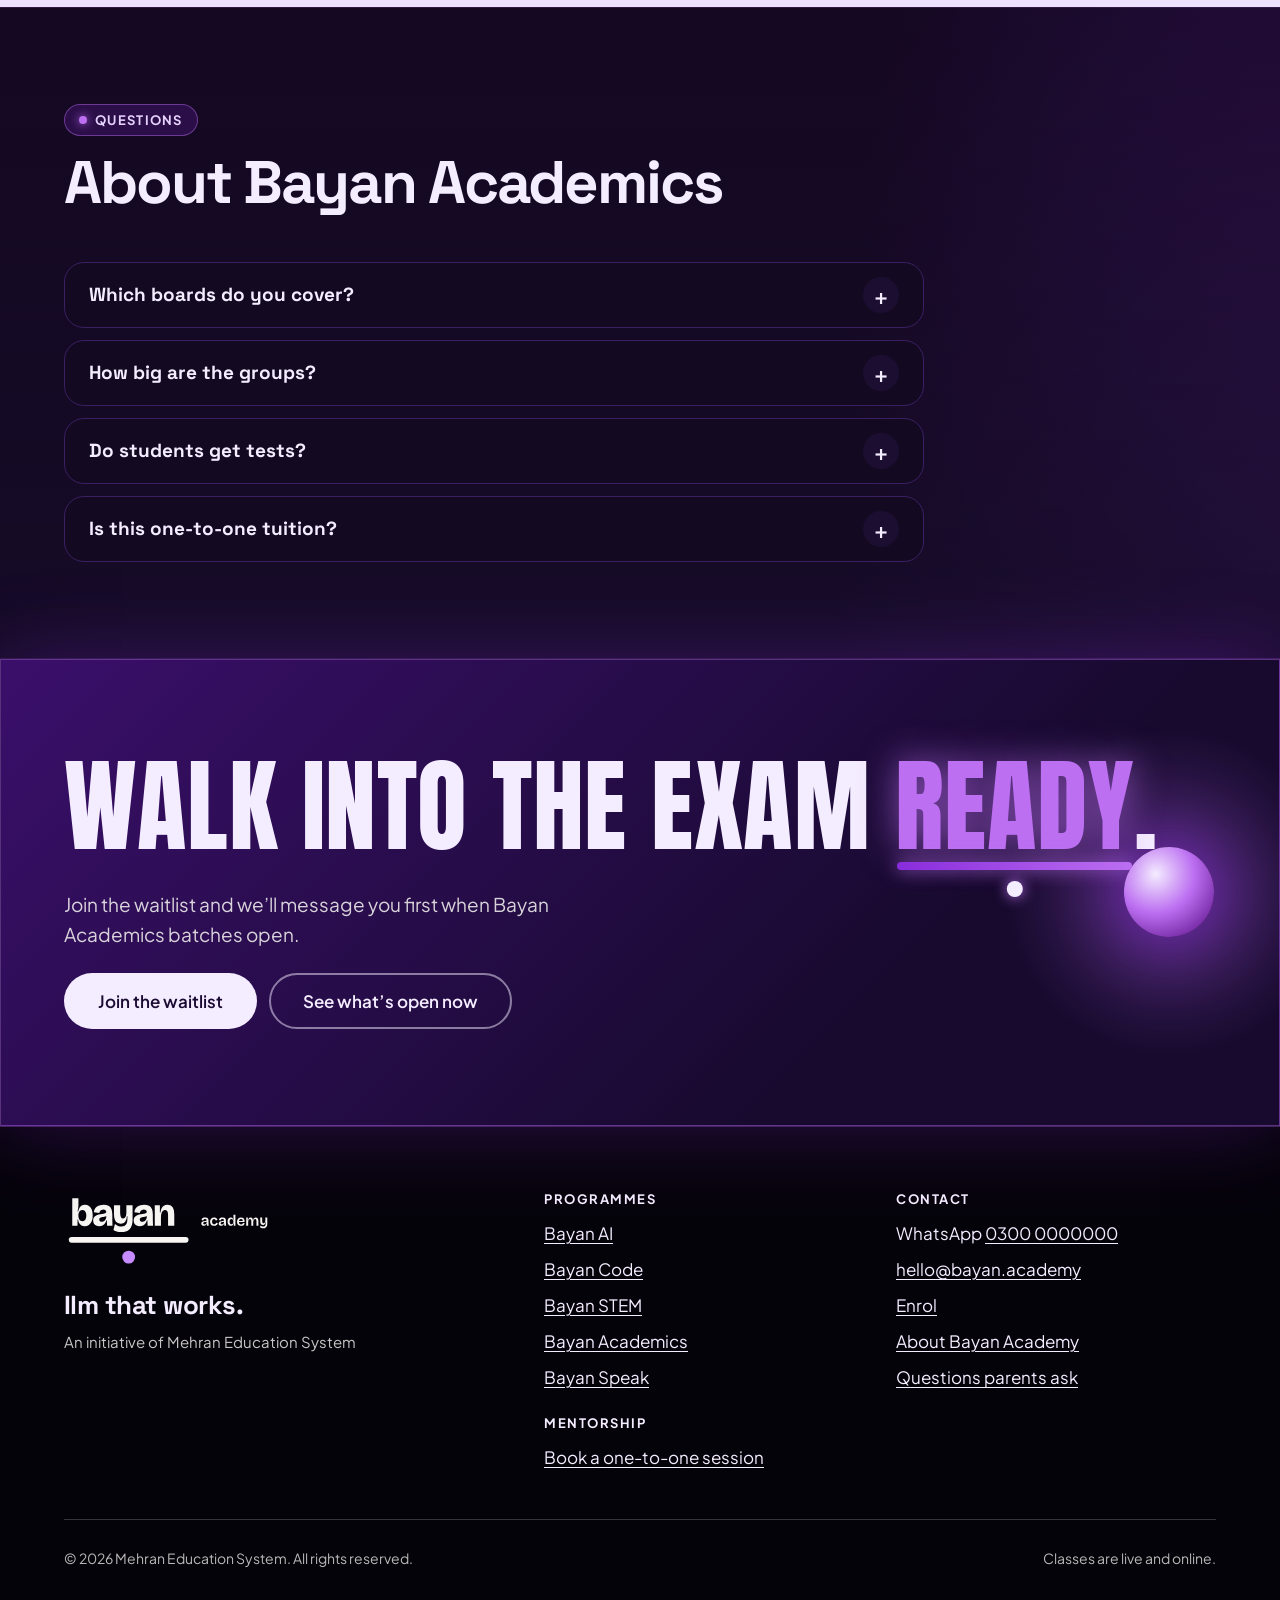
<file: academics.html>
<!doctype html>
<html lang="en" class="no-js">
<head>
<meta name="robots" content="noindex, nofollow">
<meta charset="utf-8">
<meta name="viewport" content="width=device-width, initial-scale=1, viewport-fit=cover">
<title>Bayan Academics · Bayan Academy</title>
<meta name="description" content="Bayan Academics: small live groups for Matric, FSc, O Level and A Level, with clear explanations and past-paper practice.">
<meta name="theme-color" content="#07040D">
<meta name="color-scheme" content="dark">
<meta property="og:title" content="Bayan Academics · Bayan Academy">
<meta property="og:description" content="Small live groups for Matric, FSc, O Level and A Level. Clear explanations, past papers, and a teacher who checks every student understands.">
<meta property="og:image" content="assets/img/bayan-academy-profile.png">
<link rel="icon" href="assets/img/favicon.svg" type="image/svg+xml">
<link rel="apple-touch-icon" href="assets/img/bayan-academy-profile.png">
<link rel="preload" href="assets/fonts/space-grotesk-latin.woff2" as="font" type="font/woff2" crossorigin>
<link rel="preload" href="assets/fonts/plus-jakarta-sans-latin.woff2" as="font" type="font/woff2" crossorigin>
<link rel="stylesheet" href="assets/css/tokens.css">
<link rel="stylesheet" href="assets/css/components.css">
<link rel="stylesheet" href="assets/css/site.css">
</head>
<body>
<!-- Generated by _tools/build_programmes.py: edit the data there, not this file. -->
<!-- header -->
<a class="skip" href="#main">Skip to content</a>
<div class="topbar">
  <div class="wrap">
    <span>Live online classes in AI, coding, STEM, academics, English and mentorship</span>
    <span>WhatsApp <a href="https://wa.me/923000000000" data-todo="real WhatsApp number">0300 0000000</a><span class="hide-sm"> · <a href="mailto:hello@bayan.academy" data-todo="real email">hello@bayan.academy</a></span></span>
  </div>
</div>
<header class="site-header">
  <div class="wrap">
    <a class="brand-link" href="index.html" aria-label="Bayan Academy home">
      <img class="on-light" src="assets/img/bayan-academy-lockup.svg" alt="Bayan Academy" width="328" height="120">
      <img class="on-dark" src="assets/img/bayan-academy-lockup-reversed.svg" alt="Bayan Academy" width="328" height="120">
    </a>
    <button class="menu-toggle" type="button" aria-expanded="false" aria-controls="site-nav"><span class="bars" aria-hidden="true"><span></span><span></span><span></span></span>Menu</button>
    <nav id="site-nav" class="site-nav" aria-label="Main">
      <a href="index.html#programmes">Programmes</a>
      <a href="mentorship.html">Mentorship</a>
      <a href="index.html#method">How it works</a>
      <a href="about.html">About</a>
      <a href="index.html#faq">Questions</a>
      <a class="btn btn--primary" href="enrol.html">Enrol</a>
    </nav>
  </div>
</header>
<!-- /header -->

<main id="main">
  <section class="hero">
    <div class="wrap hero__grid">
      <div class="hero__copy">
        <span class="kicker"><span class="soon-badge">Coming soon</span> Bayan Academics</span>
        <h1 class="bigger">Exam-ready, without the <span class="mark-word">panic</span>.</h1>
        <p class="lead">Small live groups for Matric, FSc, O Level and A Level. Clear explanations, past papers, and a teacher who checks every student understands.</p>
        <div class="hero__actions">
          <a class="btn btn--primary btn--lg" href="https://wa.me/923000000000?text=Assalamu%20alaikum.%20Please%20add%20me%20to%20the%20waitlist%20for%20Bayan%20Academics." data-todo="real WhatsApp number">Join the waitlist</a>
          <a class="btn btn--secondary btn--lg arrow" href="#tracks">See what you’ll learn</a>
        </div>
        <div class="hero__proof"><span>Small live groups</span><span>Past-paper practice</span><span>Board and Cambridge</span></div>
      </div>
      <div class="viz-hero viz-hero--academics" aria-hidden="true">
        <div class="viz-exams"><span>Matric</span><span>FSc</span><span>O Level</span><span>A Level</span><span>Maths</span><span>Physics</span><span>Chemistry</span><span>Biology</span></div>
        <span class="sticker sticker--live">Live class</span>
        <span class="sticker sticker--firozi">Past paper practice</span>
      </div>
    </div>
  </section>

  <div class="ticker" aria-hidden="true">
    <div class="ticker__track"><span>Matric</span><span>FSc</span><span>O Level</span><span>A Level</span><span>Maths</span><span>Physics</span><span>Chemistry</span><span>Biology</span><span>English</span><span>Computer Science</span><span>Matric</span><span>FSc</span><span>O Level</span><span>A Level</span><span>Maths</span><span>Physics</span><span>Chemistry</span><span>Biology</span><span>English</span><span>Computer Science</span></div>
  </div>

  <section class="section section--light" id="tracks">
    <div class="wrap">
      <div class="section-head">
        <span class="kicker">Tracks</span>
        <h2 class="h2">Find your level</h2>
      </div>
      <div class="tracks" data-todo="confirm tracks and topics">
        <article class="track"><span class="tag tag--age">Pakistani boards</span><h3>Matric and FSc</h3><p>Board-pattern preparation.</p><ul><li>Maths, Physics, Chemistry, Biology</li><li>Computer Science</li><li>Board past papers</li><li>Chapter tests</li></ul></article>
        <article class="track"><span class="tag tag--age">Cambridge</span><h3>O Level</h3><p>Clear, exam-focused teaching.</p><ul><li>Maths and Additional Maths</li><li>Physics, Chemistry, Biology</li><li>English</li><li>Past papers and mark schemes</li></ul></article>
        <article class="track"><span class="tag tag--age">Cambridge</span><h3>A Level</h3><p>Depth, topic by topic.</p><ul><li>Maths</li><li>Physics, Chemistry, Biology</li><li>Timed papers</li><li>Written feedback on answers</li></ul></article>
      </div>
    </div>
  </section>

  <section class="section section--ink on-ink" id="method">
    <div class="wrap">
      <div class="section-head">
        <span class="kicker">Inside a class</span>
        <h2 class="h2">Learn it. Build it. Explain it.</h2>
        <p class="lead">Every Bayan Academics class ends with something you made and can explain.</p>
      </div>
      <ol class="method">
        <li><b>Learn it</b><p>Each topic explained clearly, until the whole group has it.</p></li>
        <li><b>Build it</b><p>Past-paper questions, solved live, then on your own.</p></li>
        <li><b>Explain it</b><p>Talk through your working. Examiners reward clear answers.</p></li>
      </ol>
    </div>
  </section>

  <section class="section section--light" id="waitlist">
    <div class="wrap">
      <div class="launch">
        <div class="split__copy">
          <span class="kicker">Coming soon</span>
          <h2 class="h2">Bayan Academics is coming soon</h2>
          <p class="lead">Bayan Speak, Bayan AI and Bayan Mentorship open first. Join the Bayan Academics waitlist and we’ll message you before anyone else when batches open.</p>
          <div class="hero__actions"><a class="btn btn--primary btn--lg" href="https://wa.me/923000000000?text=Assalamu%20alaikum.%20Please%20add%20me%20to%20the%20waitlist%20for%20Bayan%20Academics." data-todo="real WhatsApp number">Join the waitlist on WhatsApp</a><a class="btn btn--secondary btn--lg arrow" href="index.html#programmes">See what’s open now</a></div>
        </div>
        <div class="launch__price"><span>Waitlist families get</span><b>First pick</b><span>of batch times, and news before anyone else</span></div>
      </div>
    </div>
  </section>

  <section class="section section--tint" id="faq">
    <div class="wrap">
      <div class="section-head">
        <span class="kicker">Questions</span>
        <h2 class="h2">About Bayan Academics</h2>
      </div>
      <div class="faq">
        <details data-todo="confirm this answer"><summary>Which boards do you cover?</summary><div><p>Matric and FSc for the main Pakistani boards, and Cambridge O and A Level.</p></div></details>
        <details data-todo="confirm this answer"><summary>How big are the groups?</summary><div><p>Small, so the teacher can check every student’s working.</p></div></details>
        <details><summary>Do students get tests?</summary><div><p>Yes: chapter tests and timed past papers, with feedback.</p></div></details>
        <details><summary>Is this one-to-one tuition?</summary><div><p>No. Classes are small live groups. Students learn from each other’s questions too.</p></div></details>
      </div>
    </div>
  </section>

  <section class="cta">
    <span class="cta__deco" aria-hidden="true"></span>
    <div class="wrap">
      <h2 class="big">Walk into the exam <span class="mark-word">ready</span>.</h2>
      <p>Join the waitlist and we’ll message you first when Bayan Academics batches open.</p>
      <div class="hero__actions">
        <a class="btn btn--cotton btn--lg" href="https://wa.me/923000000000?text=Assalamu%20alaikum.%20Please%20add%20me%20to%20the%20waitlist%20for%20Bayan%20Academics." data-todo="real WhatsApp number">Join the waitlist</a>
        <a class="btn btn--ghost-cotton btn--lg" href="index.html#programmes">See what’s open now</a>
      </div>
    </div>
  </section>
</main>

<!-- footer -->
<footer class="site-footer">
  <div class="wrap">
    <div class="footer-grid">
      <div>
        <img src="assets/img/bayan-academy-lockup-reversed.svg" alt="Bayan Academy" width="328" height="120">
        <p class="footer-tagline">Ilm that works.</p>
        <p class="footer-endorse">An initiative of Mehran Education System</p>
      </div>
      <div>
        <h2>Programmes</h2>
        <ul>
          <li><a href="ai.html">Bayan AI</a></li>
          <li><a href="code.html">Bayan Code</a></li>
          <li><a href="stem.html">Bayan STEM</a></li>
          <li><a href="academics.html">Bayan Academics</a></li>
          <li><a href="speak.html">Bayan Speak</a></li>
        </ul>
        <h2 style="margin-top:var(--space-5)">Mentorship</h2>
        <ul>
          <li><a href="mentorship.html">Book a one-to-one session</a></li>
        </ul>
      </div>
      <div>
        <h2>Contact</h2>
        <ul>
          <li>WhatsApp <a href="https://wa.me/923000000000" data-todo="real WhatsApp number">0300 0000000</a></li>
          <li><a href="mailto:hello@bayan.academy" data-todo="real email">hello@bayan.academy</a></li>
                    <li><a href="enrol.html">Enrol</a></li>
          <li><a href="about.html">About Bayan Academy</a></li>
          <li><a href="index.html#faq">Questions parents ask</a></li>
        </ul>
      </div>
    </div>
    <div class="footer-base">
      <span>© <span data-year>2026</span> Mehran Education System. All rights reserved.</span>
      <span>Classes are live and online.</span>
    </div>
  </div>
</footer>
<a class="wa-float" href="https://wa.me/923000000000" aria-label="Ask Bayan Academy on WhatsApp">
  <svg viewBox="0 0 24 24" aria-hidden="true"><path fill="none" stroke="currentColor" stroke-width="2" stroke-linecap="round" stroke-linejoin="round" d="M4 20l1.3-3.9A8 8 0 1 1 8 19.1L4 20z"/><path fill="none" stroke="currentColor" stroke-width="2" stroke-linecap="round" d="M9 10.5c.5 1.8 2 3.3 3.8 3.9"/></svg>
  <span>WhatsApp us<small data-todo="confirm reply hours">Replies from 10 am PKT</small></span>
</a>
<script src="assets/js/site.js" defer></script>
<!-- /footer -->
</body>
</html>
</file>
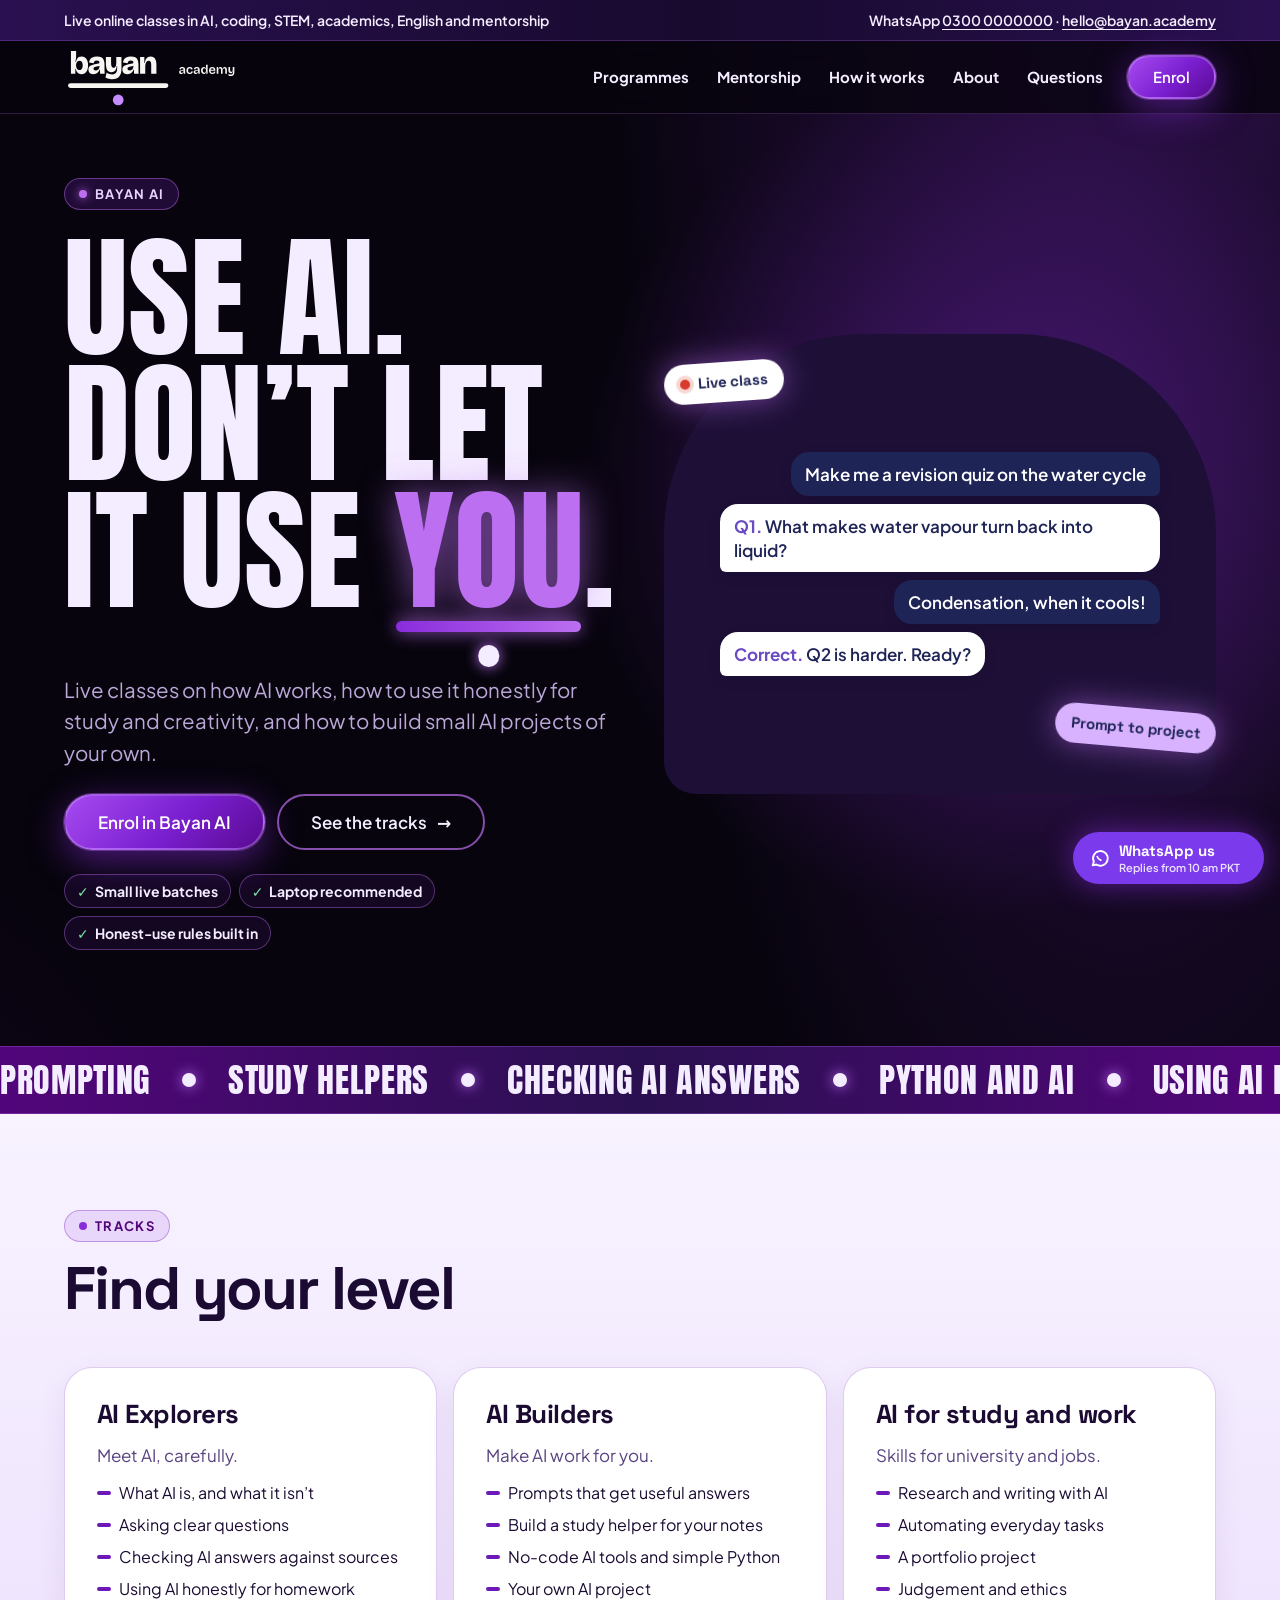
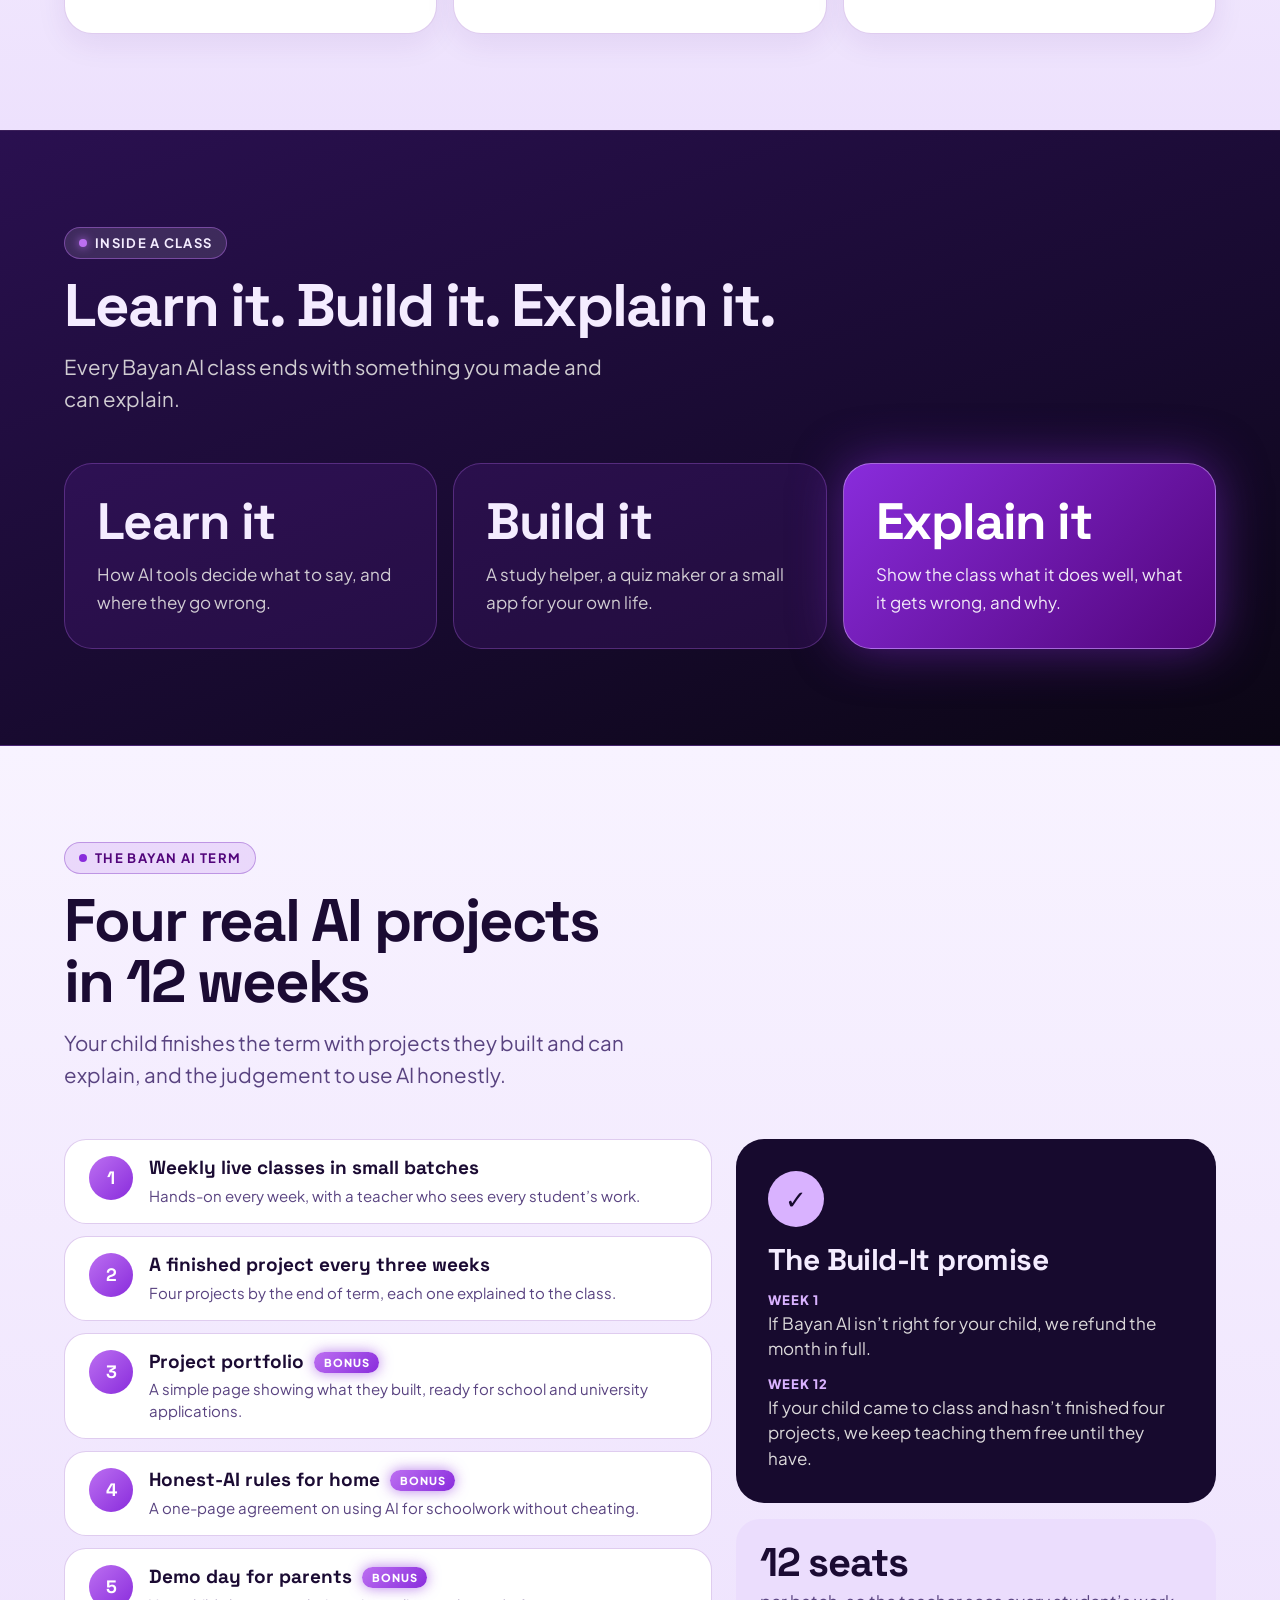
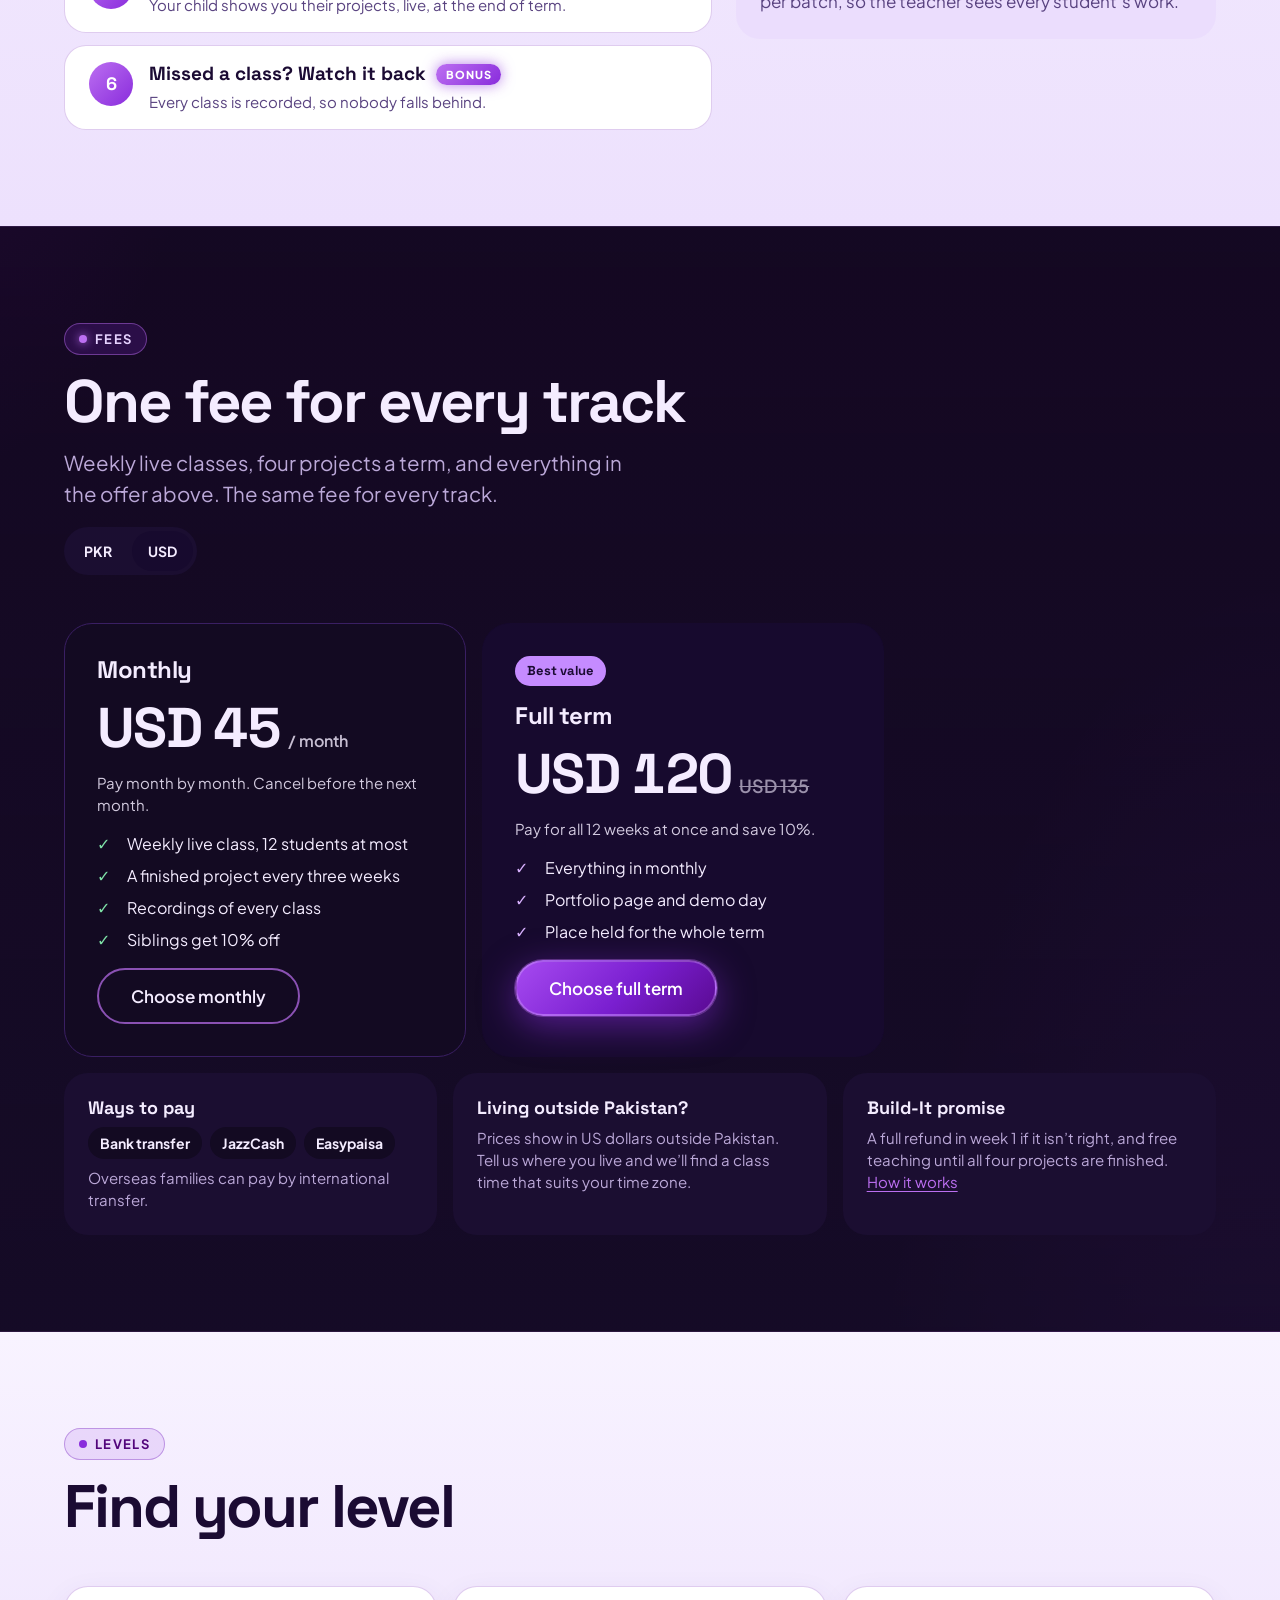
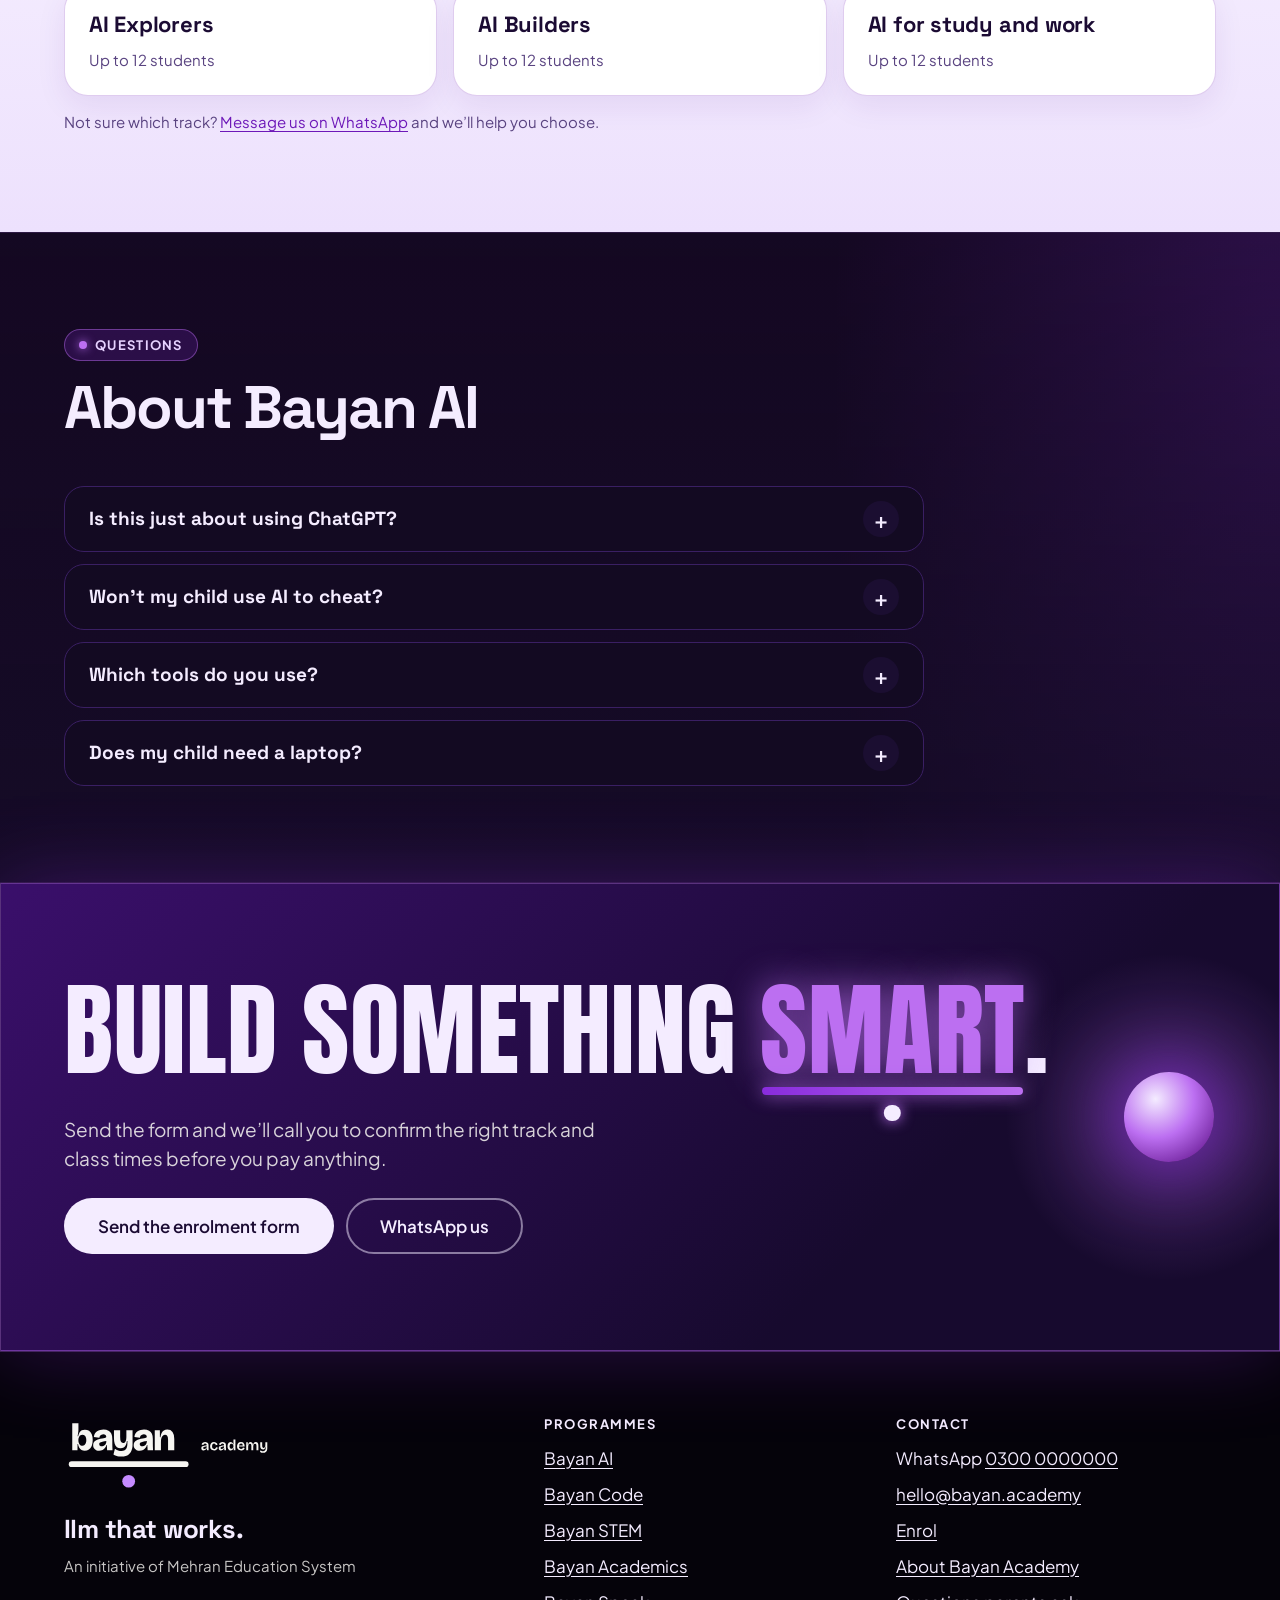
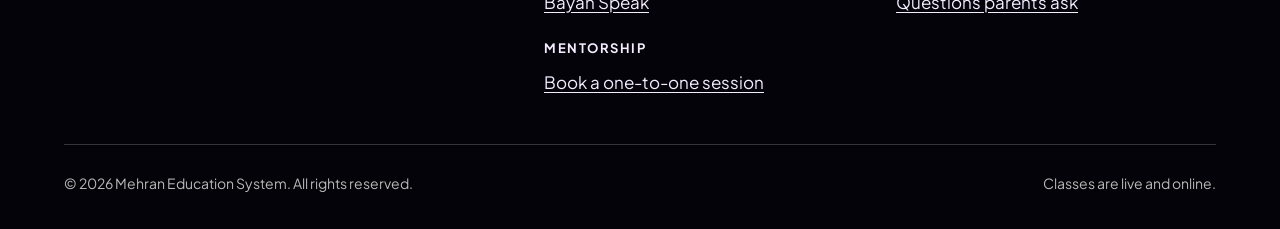
<file: ai.html>
<!doctype html>
<html lang="en" class="no-js">
<head>
<meta name="robots" content="noindex, nofollow">
<meta charset="utf-8">
<meta name="viewport" content="width=device-width, initial-scale=1, viewport-fit=cover">
<title>Bayan AI · Bayan Academy</title>
<meta name="description" content="Bayan AI: live classes on how AI works, using it honestly for study, and building small AI projects.">
<meta name="theme-color" content="#07040D">
<meta name="color-scheme" content="dark">
<meta property="og:title" content="Bayan AI · Bayan Academy">
<meta property="og:description" content="Live classes on how AI works, how to use it honestly for study and creativity, and how to build small AI projects of your own.">
<meta property="og:image" content="assets/img/bayan-academy-profile.png">
<link rel="icon" href="assets/img/favicon.svg" type="image/svg+xml">
<link rel="apple-touch-icon" href="assets/img/bayan-academy-profile.png">
<link rel="preload" href="assets/fonts/space-grotesk-latin.woff2" as="font" type="font/woff2" crossorigin>
<link rel="preload" href="assets/fonts/plus-jakarta-sans-latin.woff2" as="font" type="font/woff2" crossorigin>
<link rel="stylesheet" href="assets/css/tokens.css">
<link rel="stylesheet" href="assets/css/components.css">
<link rel="stylesheet" href="assets/css/site.css">
</head>
<body>
<!-- Generated by _tools/build_programmes.py: edit the data there, not this file. -->
<!-- header -->
<a class="skip" href="#main">Skip to content</a>
<div class="topbar">
  <div class="wrap">
    <span>Live online classes in AI, coding, STEM, academics, English and mentorship</span>
    <span>WhatsApp <a href="https://wa.me/923000000000" data-todo="real WhatsApp number">0300 0000000</a><span class="hide-sm"> · <a href="mailto:hello@bayan.academy" data-todo="real email">hello@bayan.academy</a></span></span>
  </div>
</div>
<header class="site-header">
  <div class="wrap">
    <a class="brand-link" href="index.html" aria-label="Bayan Academy home">
      <img class="on-light" src="assets/img/bayan-academy-lockup.svg" alt="Bayan Academy" width="328" height="120">
      <img class="on-dark" src="assets/img/bayan-academy-lockup-reversed.svg" alt="Bayan Academy" width="328" height="120">
    </a>
    <button class="menu-toggle" type="button" aria-expanded="false" aria-controls="site-nav"><span class="bars" aria-hidden="true"><span></span><span></span><span></span></span>Menu</button>
    <nav id="site-nav" class="site-nav" aria-label="Main">
      <a href="index.html#programmes">Programmes</a>
      <a href="mentorship.html">Mentorship</a>
      <a href="index.html#method">How it works</a>
      <a href="about.html">About</a>
      <a href="index.html#faq">Questions</a>
      <a class="btn btn--primary" href="enrol.html">Enrol</a>
    </nav>
  </div>
</header>
<!-- /header -->

<main id="main">
  <section class="hero">
    <div class="wrap hero__grid">
      <div class="hero__copy">
        <span class="kicker">Bayan AI</span>
        <h1 class="bigger">Use AI. Don’t let it use <span class="mark-word">you</span>.</h1>
        <p class="lead">Live classes on how AI works, how to use it honestly for study and creativity, and how to build small AI projects of your own.</p>
        <div class="hero__actions">
          <a class="btn btn--accent btn--lg" href="enrol.html?programme=ai">Enrol in Bayan AI</a>
          <a class="btn btn--secondary btn--lg arrow" href="#tracks">See the tracks</a>
        </div>
        <div class="hero__proof"><span>Small live batches</span><span>Laptop recommended</span><span>Honest-use rules built in</span></div>
      </div>
      <div class="viz-hero viz-hero--ai" aria-hidden="true">
        <div class="viz-chat"><p class="you">Make me a revision quiz on the water cycle</p><p class="ai"><b>Q1.</b> What makes water vapour turn back into liquid?</p><p class="you">Condensation, when it cools!</p><p class="ai"><b>Correct.</b> Q2 is harder. Ready?</p></div>
        <span class="sticker sticker--live">Live class</span>
        <span class="sticker sticker--firozi">Prompt to project</span>
      </div>
    </div>
  </section>

  <div class="ticker" aria-hidden="true">
    <div class="ticker__track"><span>Prompting</span><span>Study helpers</span><span>Checking AI answers</span><span>Python and AI</span><span>Using AI honestly</span><span>Prompting</span><span>Study helpers</span><span>Checking AI answers</span><span>Python and AI</span><span>Using AI honestly</span></div>
  </div>

  <section class="section section--light" id="tracks">
    <div class="wrap">
      <div class="section-head">
        <span class="kicker">Tracks</span>
        <h2 class="h2">Find your level</h2>
      </div>
      <div class="tracks" data-todo="confirm tracks and topics">
        <article class="track"><h3>AI Explorers</h3><p>Meet AI, carefully.</p><ul><li>What AI is, and what it isn’t</li><li>Asking clear questions</li><li>Checking AI answers against sources</li><li>Using AI honestly for homework</li></ul></article>
        <article class="track"><h3>AI Builders</h3><p>Make AI work for you.</p><ul><li>Prompts that get useful answers</li><li>Build a study helper for your notes</li><li>No-code AI tools and simple Python</li><li>Your own AI project</li></ul></article>
        <article class="track"><h3>AI for study and work</h3><p>Skills for university and jobs.</p><ul><li>Research and writing with AI</li><li>Automating everyday tasks</li><li>A portfolio project</li><li>Judgement and ethics</li></ul></article>
      </div>
    </div>
  </section>

  <section class="section section--ink on-ink" id="method">
    <div class="wrap">
      <div class="section-head">
        <span class="kicker">Inside a class</span>
        <h2 class="h2">Learn it. Build it. Explain it.</h2>
        <p class="lead">Every Bayan AI class ends with something you made and can explain.</p>
      </div>
      <ol class="method">
        <li><b>Learn it</b><p>How AI tools decide what to say, and where they go wrong.</p></li>
        <li><b>Build it</b><p>A study helper, a quiz maker or a small app for your own life.</p></li>
        <li><b>Explain it</b><p>Show the class what it does well, what it gets wrong, and why.</p></li>
      </ol>
    </div>
  </section>

  <section class="section section--light" id="offer">
    <div class="wrap">
      <div class="section-head">
        <span class="kicker">The Bayan AI term</span>
        <h2 class="h2">Four real AI projects in 12 weeks</h2>
        <p class="lead">Your child finishes the term with projects they built and can explain, and the judgement to use AI honestly.</p>
      </div>
      <div class="offer">
        <ol class="stack">
          <li><div><b>Weekly live classes in small batches</b><span>Hands-on every week, with a teacher who sees every student’s work.</span></div></li>
          <li><div><b>A finished project every three weeks</b><span>Four projects by the end of term, each one explained to the class.</span></div></li>
          <li><div><b>Project portfolio <em class="stack__bonus">Bonus</em></b><span>A simple page showing what they built, ready for school and university applications.</span></div></li>
          <li><div><b>Honest-AI rules for home <em class="stack__bonus">Bonus</em></b><span>A one-page agreement on using AI for schoolwork without cheating.</span></div></li>
          <li><div><b>Demo day for parents <em class="stack__bonus">Bonus</em></b><span>Your child shows you their projects, live, at the end of term.</span></div></li>
          <li><div><b>Missed a class? Watch it back <em class="stack__bonus">Bonus</em></b><span>Every class is recorded, so nobody falls behind.</span></div></li>
        </ol>
        <div class="offer__side">
          <div class="guarantee">
            <span class="guarantee__seal" aria-hidden="true">✓</span>
            <h3>The Build-It promise</h3>
            <ul>
            <li><b>Week 1</b><span>If Bayan AI isn’t right for your child, we refund the month in full.</span></li>
            <li><b>Week 12</b><span>If your child came to class and hasn’t finished four projects, we keep teaching them free until they have.</span></li>
            </ul>
          </div>
          <p class="seats"><b>12 seats</b> <span>per batch, so the teacher sees every student’s work.</span></p>
        </div>
      </div>
    </div>
  </section>

  <section class="section section--tint" id="fees">
    <div class="wrap">
      <div class="section-head">
        <span class="kicker">Fees</span>
        <h2 class="h2">One fee for every track</h2>
        <p class="lead">Weekly live classes, four projects a term, and everything in the offer above. The same fee for every track.</p>
        <div class="currency" role="group" aria-label="Show prices in">
          <button type="button" data-currency="PKR">PKR</button><button type="button" data-currency="USD">USD</button>
        </div>
      </div>
      <div class="pricing pricing--two">
        <article class="price">
          <h3 class="price__name">Monthly</h3>
          <div class="price__amount"><b data-price="aiMonthly">PKR 10,000</b><span>/ month</span></div>
          <p class="price__note">Pay month by month. Cancel before the next month.</p>
          <ul><li>Weekly live class, 12 students at most</li><li>A finished project every three weeks</li><li>Recordings of every class</li><li>Siblings get 10% off</li></ul>
          <a class="btn btn--secondary btn--lg" href="enrol.html?programme=ai">Choose monthly</a>
        </article>
        <article class="price price--featured">
          <span class="price__badge">Best value</span>
          <h3 class="price__name">Full term</h3>
          <div class="price__amount"><b data-price="aiTerm">PKR 27,000</b><s data-price="aiTermWas">PKR 30,000</s></div>
          <p class="price__note">Pay for all 12 weeks at once and save 10%.</p>
          <ul><li>Everything in monthly</li><li>Portfolio page and demo day</li><li>Place held for the whole term</li></ul>
          <a class="btn btn--accent btn--lg" href="enrol.html?programme=ai">Choose full term</a>
        </article>
      </div>
      <div class="price-extras">
        <div class="price-extra"><h3>Ways to pay</h3><div class="pay-chips"><span>Bank transfer</span><span>JazzCash</span><span>Easypaisa</span></div><p>Overseas families can pay by international transfer.</p></div>
        <div class="price-extra"><h3>Living outside Pakistan?</h3><p>Prices show in US dollars outside Pakistan. Tell us where you live and we’ll find a class time that suits your time zone.</p></div>
        <div class="price-extra"><h3>Build-It promise</h3><p>A full refund in week 1 if it isn’t right, and free teaching until all four projects are finished. <a href="#offer">How it works</a></p></div>
      </div>
    </div>
  </section>

  <section class="section section--light" id="batches">
    <div class="wrap">
      <div class="section-head">
        <span class="kicker">Levels</span>
        <h2 class="h2">Find your level</h2>
      </div>
      <div class="intakes">
        <article class="intake"><h3>AI Explorers</h3><p>Up to 12 students</p></article>
        <article class="intake"><h3>AI Builders</h3><p>Up to 12 students</p></article>
        <article class="intake"><h3>AI for study and work</h3><p>Up to 12 students</p></article>
      </div>
      <p class="note">Not sure which track? <a href="https://wa.me/923000000000" data-todo="real WhatsApp number">Message us on WhatsApp</a> and we’ll help you choose.</p>
    </div>
  </section>

  <section class="section section--tint" id="faq">
    <div class="wrap">
      <div class="section-head">
        <span class="kicker">Questions</span>
        <h2 class="h2">About Bayan AI</h2>
      </div>
      <div class="faq">
        <details><summary>Is this just about using ChatGPT?</summary><div><p>No. Students learn how AI works, use several tools, build small projects, and learn when not to rely on AI at all.</p></div></details>
        <details><summary>Won’t my child use AI to cheat?</summary><div><p>We teach the opposite: honest use is part of every class. Students learn to use AI to understand work, not to hand it in.</p></div></details>
        <details data-todo="confirm this answer"><summary>Which tools do you use?</summary><div><p>Free, age-appropriate tools that run in a browser, chosen per track.</p></div></details>
        <details><summary>Does my child need a laptop?</summary><div><p>A laptop or desktop works best for Bayan AI. A tablet can manage the Explorers track.</p></div></details>
      </div>
    </div>
  </section>

  <section class="cta">
    <span class="cta__deco" aria-hidden="true"></span>
    <div class="wrap">
      <h2 class="big">Build something <span class="mark-word">smart</span>.</h2>
      <p>Send the form and we’ll call you to confirm the right track and class times before you pay anything.</p>
      <div class="hero__actions">
        <a class="btn btn--cotton btn--lg" href="enrol.html?programme=ai">Send the enrolment form</a>
        <a class="btn btn--ghost-cotton btn--lg" href="https://wa.me/923000000000" data-todo="real WhatsApp number">WhatsApp us</a>
      </div>
    </div>
  </section>
</main>

<!-- footer -->
<footer class="site-footer">
  <div class="wrap">
    <div class="footer-grid">
      <div>
        <img src="assets/img/bayan-academy-lockup-reversed.svg" alt="Bayan Academy" width="328" height="120">
        <p class="footer-tagline">Ilm that works.</p>
        <p class="footer-endorse">An initiative of Mehran Education System</p>
      </div>
      <div>
        <h2>Programmes</h2>
        <ul>
          <li><a href="ai.html">Bayan AI</a></li>
          <li><a href="code.html">Bayan Code</a></li>
          <li><a href="stem.html">Bayan STEM</a></li>
          <li><a href="academics.html">Bayan Academics</a></li>
          <li><a href="speak.html">Bayan Speak</a></li>
        </ul>
        <h2 style="margin-top:var(--space-5)">Mentorship</h2>
        <ul>
          <li><a href="mentorship.html">Book a one-to-one session</a></li>
        </ul>
      </div>
      <div>
        <h2>Contact</h2>
        <ul>
          <li>WhatsApp <a href="https://wa.me/923000000000" data-todo="real WhatsApp number">0300 0000000</a></li>
          <li><a href="mailto:hello@bayan.academy" data-todo="real email">hello@bayan.academy</a></li>
                    <li><a href="enrol.html">Enrol</a></li>
          <li><a href="about.html">About Bayan Academy</a></li>
          <li><a href="index.html#faq">Questions parents ask</a></li>
        </ul>
      </div>
    </div>
    <div class="footer-base">
      <span>© <span data-year>2026</span> Mehran Education System. All rights reserved.</span>
      <span>Classes are live and online.</span>
    </div>
  </div>
</footer>
<a class="wa-float" href="https://wa.me/923000000000" aria-label="Ask Bayan Academy on WhatsApp">
  <svg viewBox="0 0 24 24" aria-hidden="true"><path fill="none" stroke="currentColor" stroke-width="2" stroke-linecap="round" stroke-linejoin="round" d="M4 20l1.3-3.9A8 8 0 1 1 8 19.1L4 20z"/><path fill="none" stroke="currentColor" stroke-width="2" stroke-linecap="round" d="M9 10.5c.5 1.8 2 3.3 3.8 3.9"/></svg>
  <span>WhatsApp us<small data-todo="confirm reply hours">Replies from 10 am PKT</small></span>
</a>
<script src="assets/js/site.js" defer></script>
<!-- /footer -->
</body>
</html>
</file>
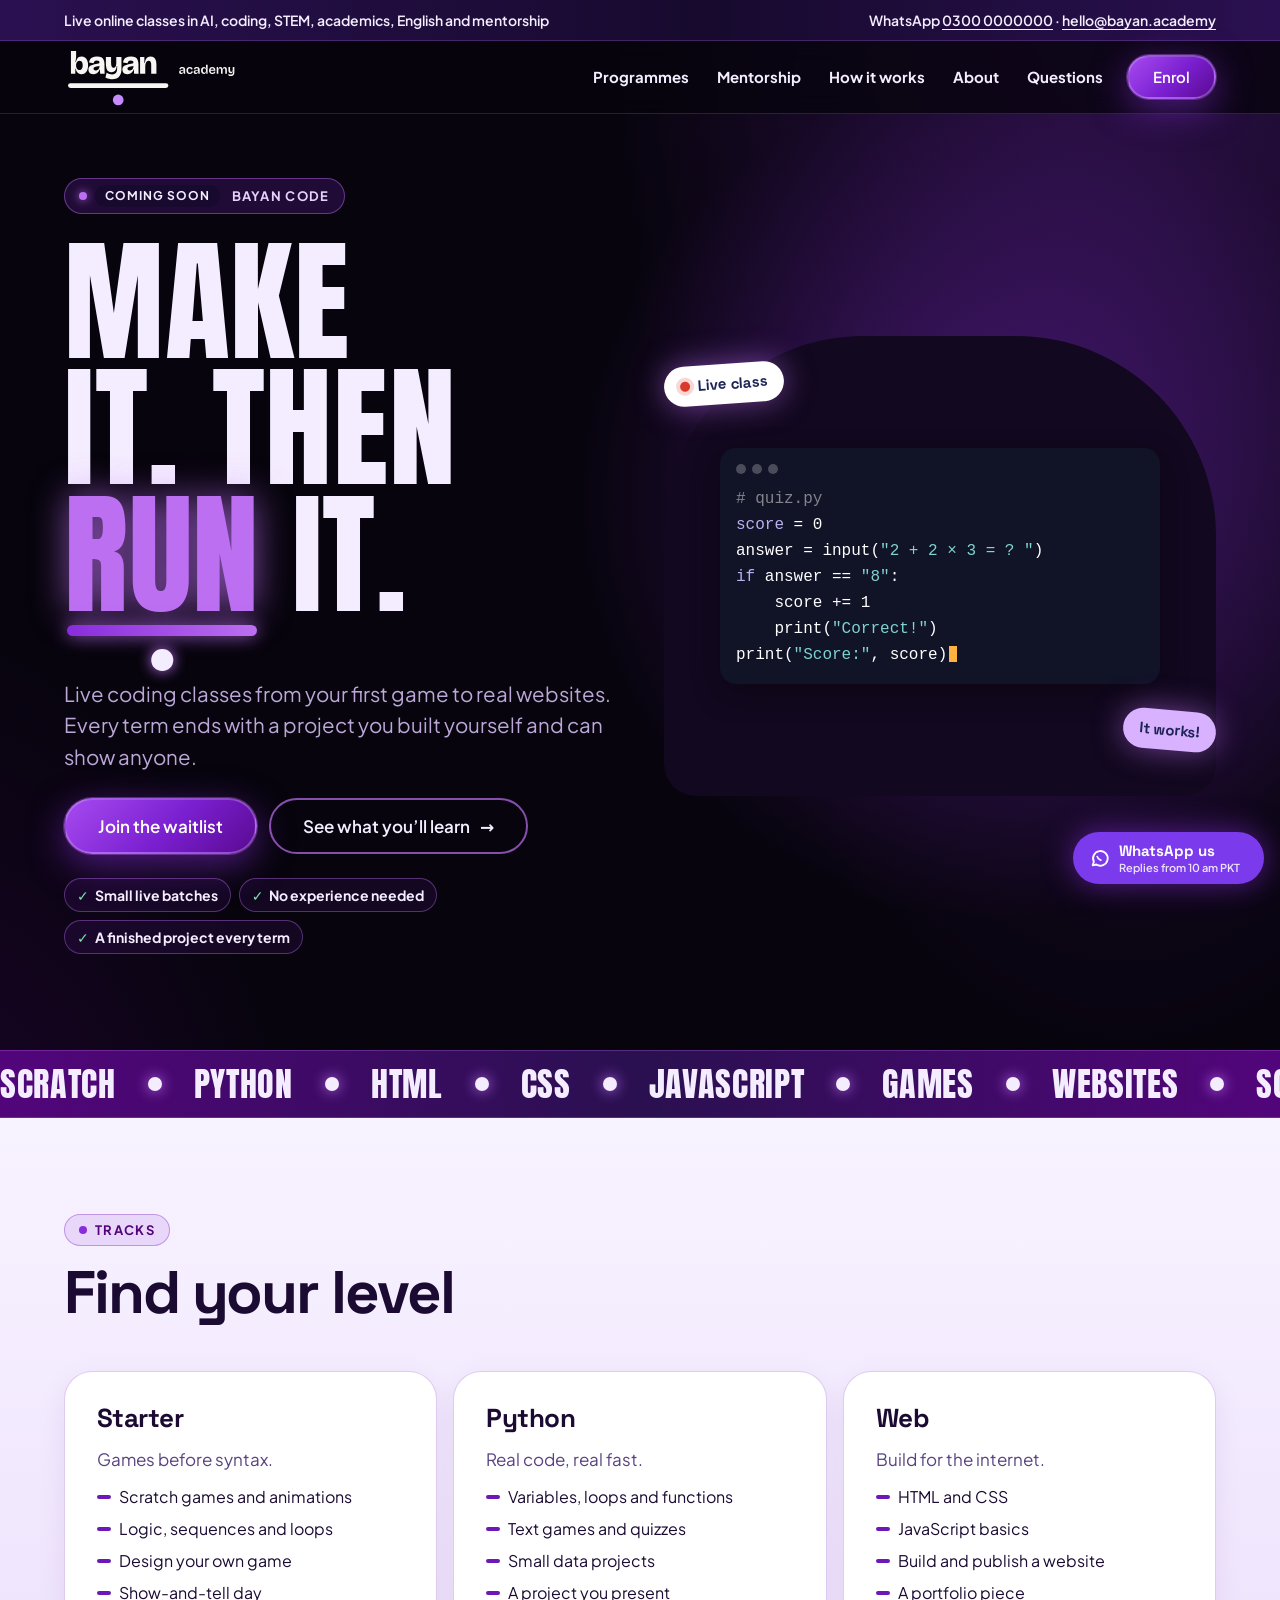
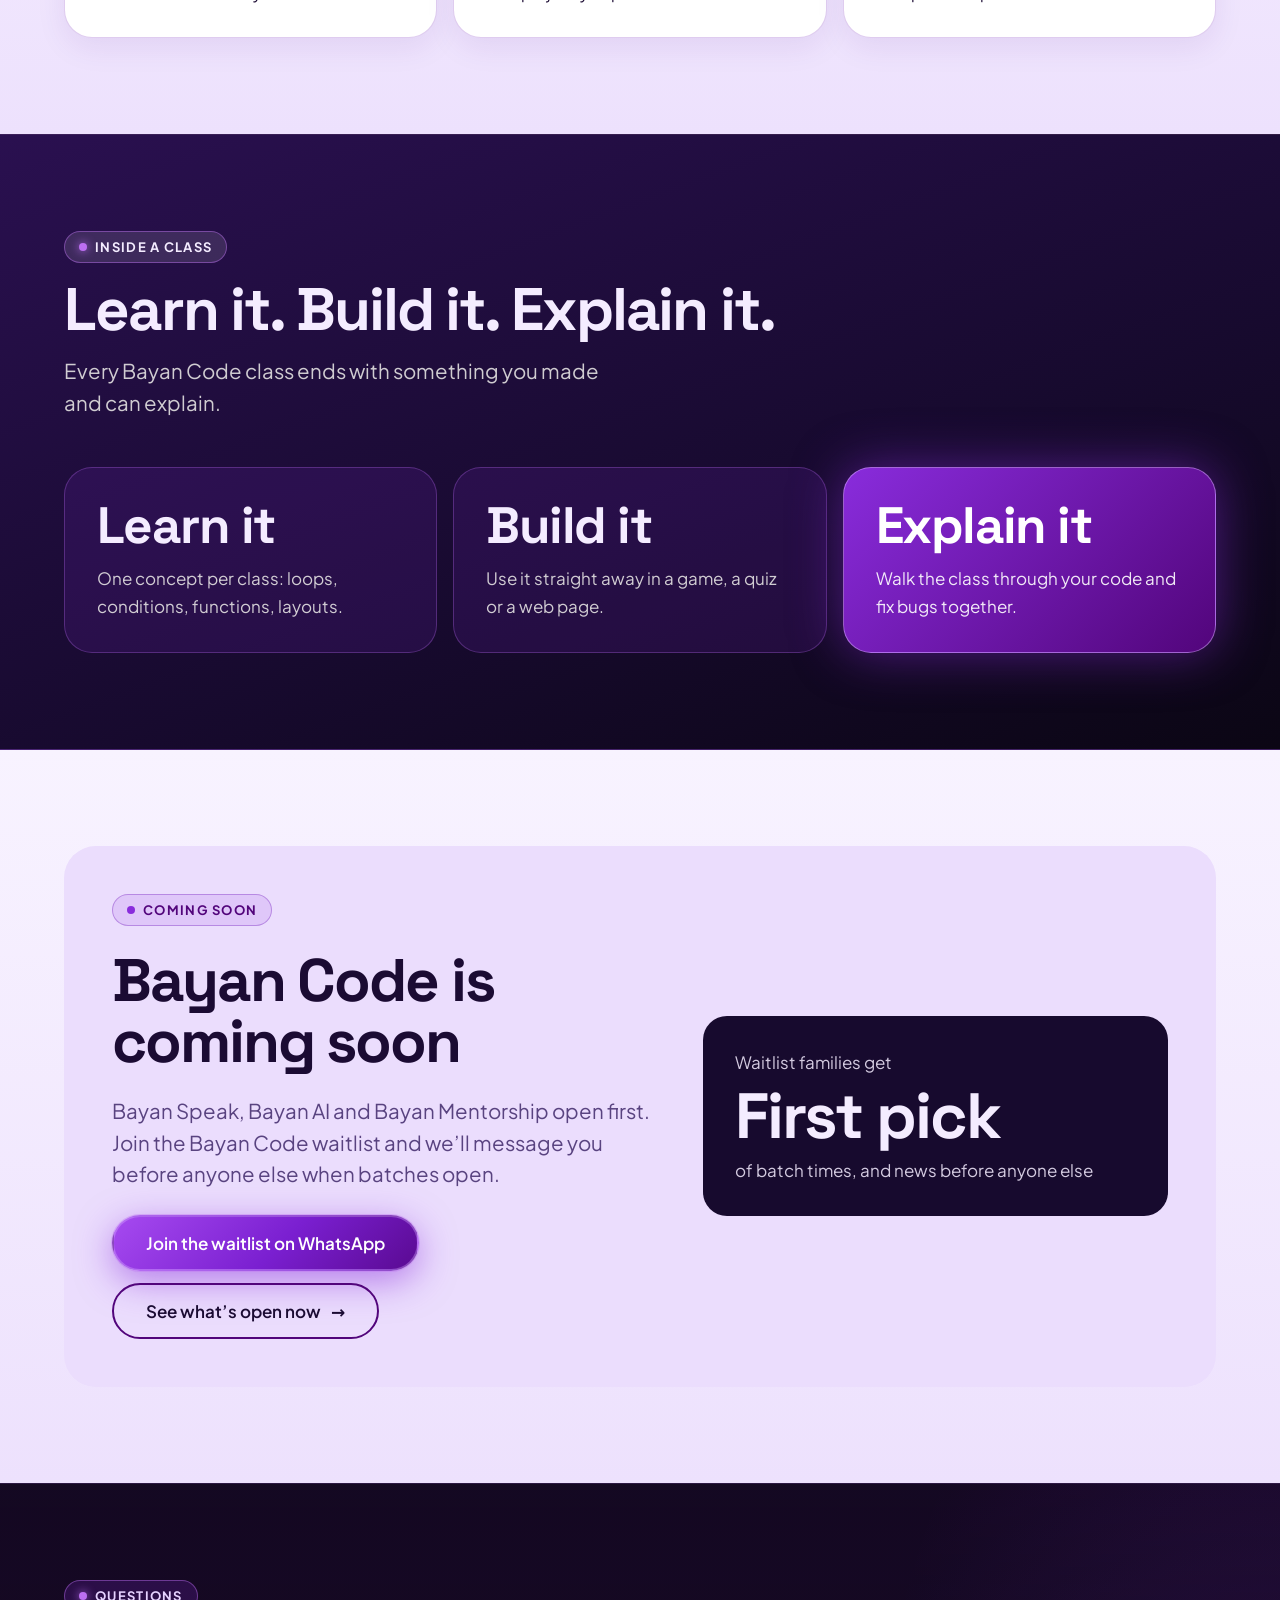
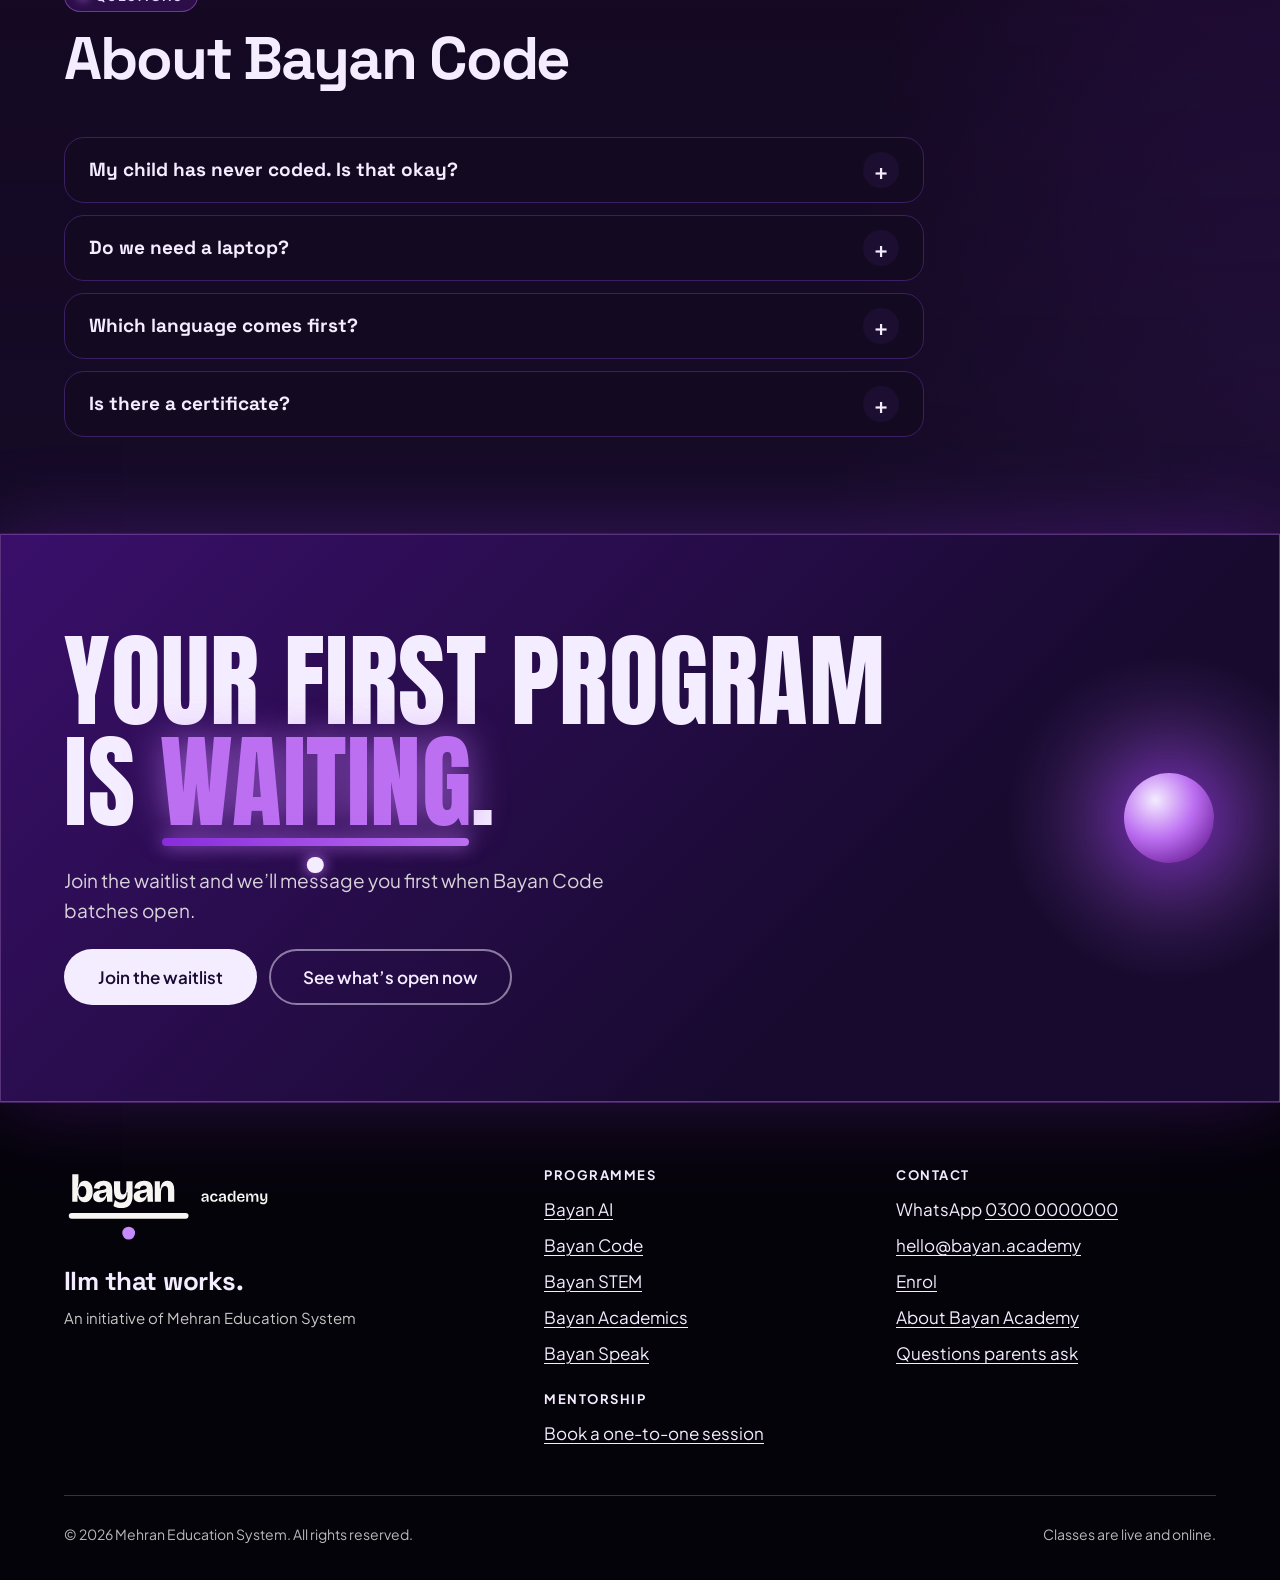
<file: code.html>
<!doctype html>
<html lang="en" class="no-js">
<head>
<meta name="robots" content="noindex, nofollow">
<meta charset="utf-8">
<meta name="viewport" content="width=device-width, initial-scale=1, viewport-fit=cover">
<title>Bayan Code · Bayan Academy</title>
<meta name="description" content="Bayan Code: live coding classes from first games to real websites. Scratch, Python, HTML, CSS and JavaScript.">
<meta name="theme-color" content="#07040D">
<meta name="color-scheme" content="dark">
<meta property="og:title" content="Bayan Code · Bayan Academy">
<meta property="og:description" content="Live coding classes from your first game to real websites. Every term ends with a project you built yourself and can show anyone.">
<meta property="og:image" content="assets/img/bayan-academy-profile.png">
<link rel="icon" href="assets/img/favicon.svg" type="image/svg+xml">
<link rel="apple-touch-icon" href="assets/img/bayan-academy-profile.png">
<link rel="preload" href="assets/fonts/space-grotesk-latin.woff2" as="font" type="font/woff2" crossorigin>
<link rel="preload" href="assets/fonts/plus-jakarta-sans-latin.woff2" as="font" type="font/woff2" crossorigin>
<link rel="stylesheet" href="assets/css/tokens.css">
<link rel="stylesheet" href="assets/css/components.css">
<link rel="stylesheet" href="assets/css/site.css">
</head>
<body>
<!-- Generated by _tools/build_programmes.py: edit the data there, not this file. -->
<!-- header -->
<a class="skip" href="#main">Skip to content</a>
<div class="topbar">
  <div class="wrap">
    <span>Live online classes in AI, coding, STEM, academics, English and mentorship</span>
    <span>WhatsApp <a href="https://wa.me/923000000000" data-todo="real WhatsApp number">0300 0000000</a><span class="hide-sm"> · <a href="mailto:hello@bayan.academy" data-todo="real email">hello@bayan.academy</a></span></span>
  </div>
</div>
<header class="site-header">
  <div class="wrap">
    <a class="brand-link" href="index.html" aria-label="Bayan Academy home">
      <img class="on-light" src="assets/img/bayan-academy-lockup.svg" alt="Bayan Academy" width="328" height="120">
      <img class="on-dark" src="assets/img/bayan-academy-lockup-reversed.svg" alt="Bayan Academy" width="328" height="120">
    </a>
    <button class="menu-toggle" type="button" aria-expanded="false" aria-controls="site-nav"><span class="bars" aria-hidden="true"><span></span><span></span><span></span></span>Menu</button>
    <nav id="site-nav" class="site-nav" aria-label="Main">
      <a href="index.html#programmes">Programmes</a>
      <a href="mentorship.html">Mentorship</a>
      <a href="index.html#method">How it works</a>
      <a href="about.html">About</a>
      <a href="index.html#faq">Questions</a>
      <a class="btn btn--primary" href="enrol.html">Enrol</a>
    </nav>
  </div>
</header>
<!-- /header -->

<main id="main">
  <section class="hero">
    <div class="wrap hero__grid">
      <div class="hero__copy">
        <span class="kicker"><span class="soon-badge">Coming soon</span> Bayan Code</span>
        <h1 class="bigger">Make it. Then <span class="mark-word">run</span> it.</h1>
        <p class="lead">Live coding classes from your first game to real websites. Every term ends with a project you built yourself and can show anyone.</p>
        <div class="hero__actions">
          <a class="btn btn--primary btn--lg" href="https://wa.me/923000000000?text=Assalamu%20alaikum.%20Please%20add%20me%20to%20the%20waitlist%20for%20Bayan%20Code." data-todo="real WhatsApp number">Join the waitlist</a>
          <a class="btn btn--secondary btn--lg arrow" href="#tracks">See what you’ll learn</a>
        </div>
        <div class="hero__proof"><span>Small live batches</span><span>No experience needed</span><span>A finished project every term</span></div>
      </div>
      <div class="viz-hero viz-hero--code" aria-hidden="true">
        <pre class="viz-code"><span class="dots"><i></i><i></i><i></i></span><span class="c"># quiz.py</span>
<span class="k">score</span> = 0
answer = input(<span class="s">"2 + 2 × 3 = ? "</span>)
<span class="k">if</span> answer == <span class="s">"8"</span>:
    score += 1
    print(<span class="s">"Correct!"</span>)
print(<span class="s">"Score:"</span>, score)<span class="cursor"></span></pre>
        <span class="sticker sticker--live">Live class</span>
        <span class="sticker sticker--firozi">It works!</span>
      </div>
    </div>
  </section>

  <div class="ticker" aria-hidden="true">
    <div class="ticker__track"><span>Scratch</span><span>Python</span><span>HTML</span><span>CSS</span><span>JavaScript</span><span>Games</span><span>Websites</span><span>Scratch</span><span>Python</span><span>HTML</span><span>CSS</span><span>JavaScript</span><span>Games</span><span>Websites</span></div>
  </div>

  <section class="section section--light" id="tracks">
    <div class="wrap">
      <div class="section-head">
        <span class="kicker">Tracks</span>
        <h2 class="h2">Find your level</h2>
      </div>
      <div class="tracks" data-todo="confirm tracks and topics">
        <article class="track"><h3>Starter</h3><p>Games before syntax.</p><ul><li>Scratch games and animations</li><li>Logic, sequences and loops</li><li>Design your own game</li><li>Show-and-tell day</li></ul></article>
        <article class="track"><h3>Python</h3><p>Real code, real fast.</p><ul><li>Variables, loops and functions</li><li>Text games and quizzes</li><li>Small data projects</li><li>A project you present</li></ul></article>
        <article class="track"><h3>Web</h3><p>Build for the internet.</p><ul><li>HTML and CSS</li><li>JavaScript basics</li><li>Build and publish a website</li><li>A portfolio piece</li></ul></article>
      </div>
    </div>
  </section>

  <section class="section section--ink on-ink" id="method">
    <div class="wrap">
      <div class="section-head">
        <span class="kicker">Inside a class</span>
        <h2 class="h2">Learn it. Build it. Explain it.</h2>
        <p class="lead">Every Bayan Code class ends with something you made and can explain.</p>
      </div>
      <ol class="method">
        <li><b>Learn it</b><p>One concept per class: loops, conditions, functions, layouts.</p></li>
        <li><b>Build it</b><p>Use it straight away in a game, a quiz or a web page.</p></li>
        <li><b>Explain it</b><p>Walk the class through your code and fix bugs together.</p></li>
      </ol>
    </div>
  </section>

  <section class="section section--light" id="waitlist">
    <div class="wrap">
      <div class="launch">
        <div class="split__copy">
          <span class="kicker">Coming soon</span>
          <h2 class="h2">Bayan Code is coming soon</h2>
          <p class="lead">Bayan Speak, Bayan AI and Bayan Mentorship open first. Join the Bayan Code waitlist and we’ll message you before anyone else when batches open.</p>
          <div class="hero__actions"><a class="btn btn--primary btn--lg" href="https://wa.me/923000000000?text=Assalamu%20alaikum.%20Please%20add%20me%20to%20the%20waitlist%20for%20Bayan%20Code." data-todo="real WhatsApp number">Join the waitlist on WhatsApp</a><a class="btn btn--secondary btn--lg arrow" href="index.html#programmes">See what’s open now</a></div>
        </div>
        <div class="launch__price"><span>Waitlist families get</span><b>First pick</b><span>of batch times, and news before anyone else</span></div>
      </div>
    </div>
  </section>

  <section class="section section--tint" id="faq">
    <div class="wrap">
      <div class="section-head">
        <span class="kicker">Questions</span>
        <h2 class="h2">About Bayan Code</h2>
      </div>
      <div class="faq">
        <details><summary>My child has never coded. Is that okay?</summary><div><p>Yes. Every track starts from zero.</p></div></details>
        <details><summary>Do we need a laptop?</summary><div><p>Yes, a laptop or desktop. Scratch and Python run in a browser, so there is nothing expensive to install.</p></div></details>
        <details><summary>Which language comes first?</summary><div><p>We start with Scratch, then Python, then web. When we call, we’ll check the right place to start.</p></div></details>
        <details data-todo="confirm this answer"><summary>Is there a certificate?</summary><div><p>Students finish each term with a project they can show.</p></div></details>
      </div>
    </div>
  </section>

  <section class="cta">
    <span class="cta__deco" aria-hidden="true"></span>
    <div class="wrap">
      <h2 class="big">Your first program is <span class="mark-word">waiting</span>.</h2>
      <p>Join the waitlist and we’ll message you first when Bayan Code batches open.</p>
      <div class="hero__actions">
        <a class="btn btn--cotton btn--lg" href="https://wa.me/923000000000?text=Assalamu%20alaikum.%20Please%20add%20me%20to%20the%20waitlist%20for%20Bayan%20Code." data-todo="real WhatsApp number">Join the waitlist</a>
        <a class="btn btn--ghost-cotton btn--lg" href="index.html#programmes">See what’s open now</a>
      </div>
    </div>
  </section>
</main>

<!-- footer -->
<footer class="site-footer">
  <div class="wrap">
    <div class="footer-grid">
      <div>
        <img src="assets/img/bayan-academy-lockup-reversed.svg" alt="Bayan Academy" width="328" height="120">
        <p class="footer-tagline">Ilm that works.</p>
        <p class="footer-endorse">An initiative of Mehran Education System</p>
      </div>
      <div>
        <h2>Programmes</h2>
        <ul>
          <li><a href="ai.html">Bayan AI</a></li>
          <li><a href="code.html">Bayan Code</a></li>
          <li><a href="stem.html">Bayan STEM</a></li>
          <li><a href="academics.html">Bayan Academics</a></li>
          <li><a href="speak.html">Bayan Speak</a></li>
        </ul>
        <h2 style="margin-top:var(--space-5)">Mentorship</h2>
        <ul>
          <li><a href="mentorship.html">Book a one-to-one session</a></li>
        </ul>
      </div>
      <div>
        <h2>Contact</h2>
        <ul>
          <li>WhatsApp <a href="https://wa.me/923000000000" data-todo="real WhatsApp number">0300 0000000</a></li>
          <li><a href="mailto:hello@bayan.academy" data-todo="real email">hello@bayan.academy</a></li>
                    <li><a href="enrol.html">Enrol</a></li>
          <li><a href="about.html">About Bayan Academy</a></li>
          <li><a href="index.html#faq">Questions parents ask</a></li>
        </ul>
      </div>
    </div>
    <div class="footer-base">
      <span>© <span data-year>2026</span> Mehran Education System. All rights reserved.</span>
      <span>Classes are live and online.</span>
    </div>
  </div>
</footer>
<a class="wa-float" href="https://wa.me/923000000000" aria-label="Ask Bayan Academy on WhatsApp">
  <svg viewBox="0 0 24 24" aria-hidden="true"><path fill="none" stroke="currentColor" stroke-width="2" stroke-linecap="round" stroke-linejoin="round" d="M4 20l1.3-3.9A8 8 0 1 1 8 19.1L4 20z"/><path fill="none" stroke="currentColor" stroke-width="2" stroke-linecap="round" d="M9 10.5c.5 1.8 2 3.3 3.8 3.9"/></svg>
  <span>WhatsApp us<small data-todo="confirm reply hours">Replies from 10 am PKT</small></span>
</a>
<script src="assets/js/site.js" defer></script>
<!-- /footer -->
</body>
</html>
</file>
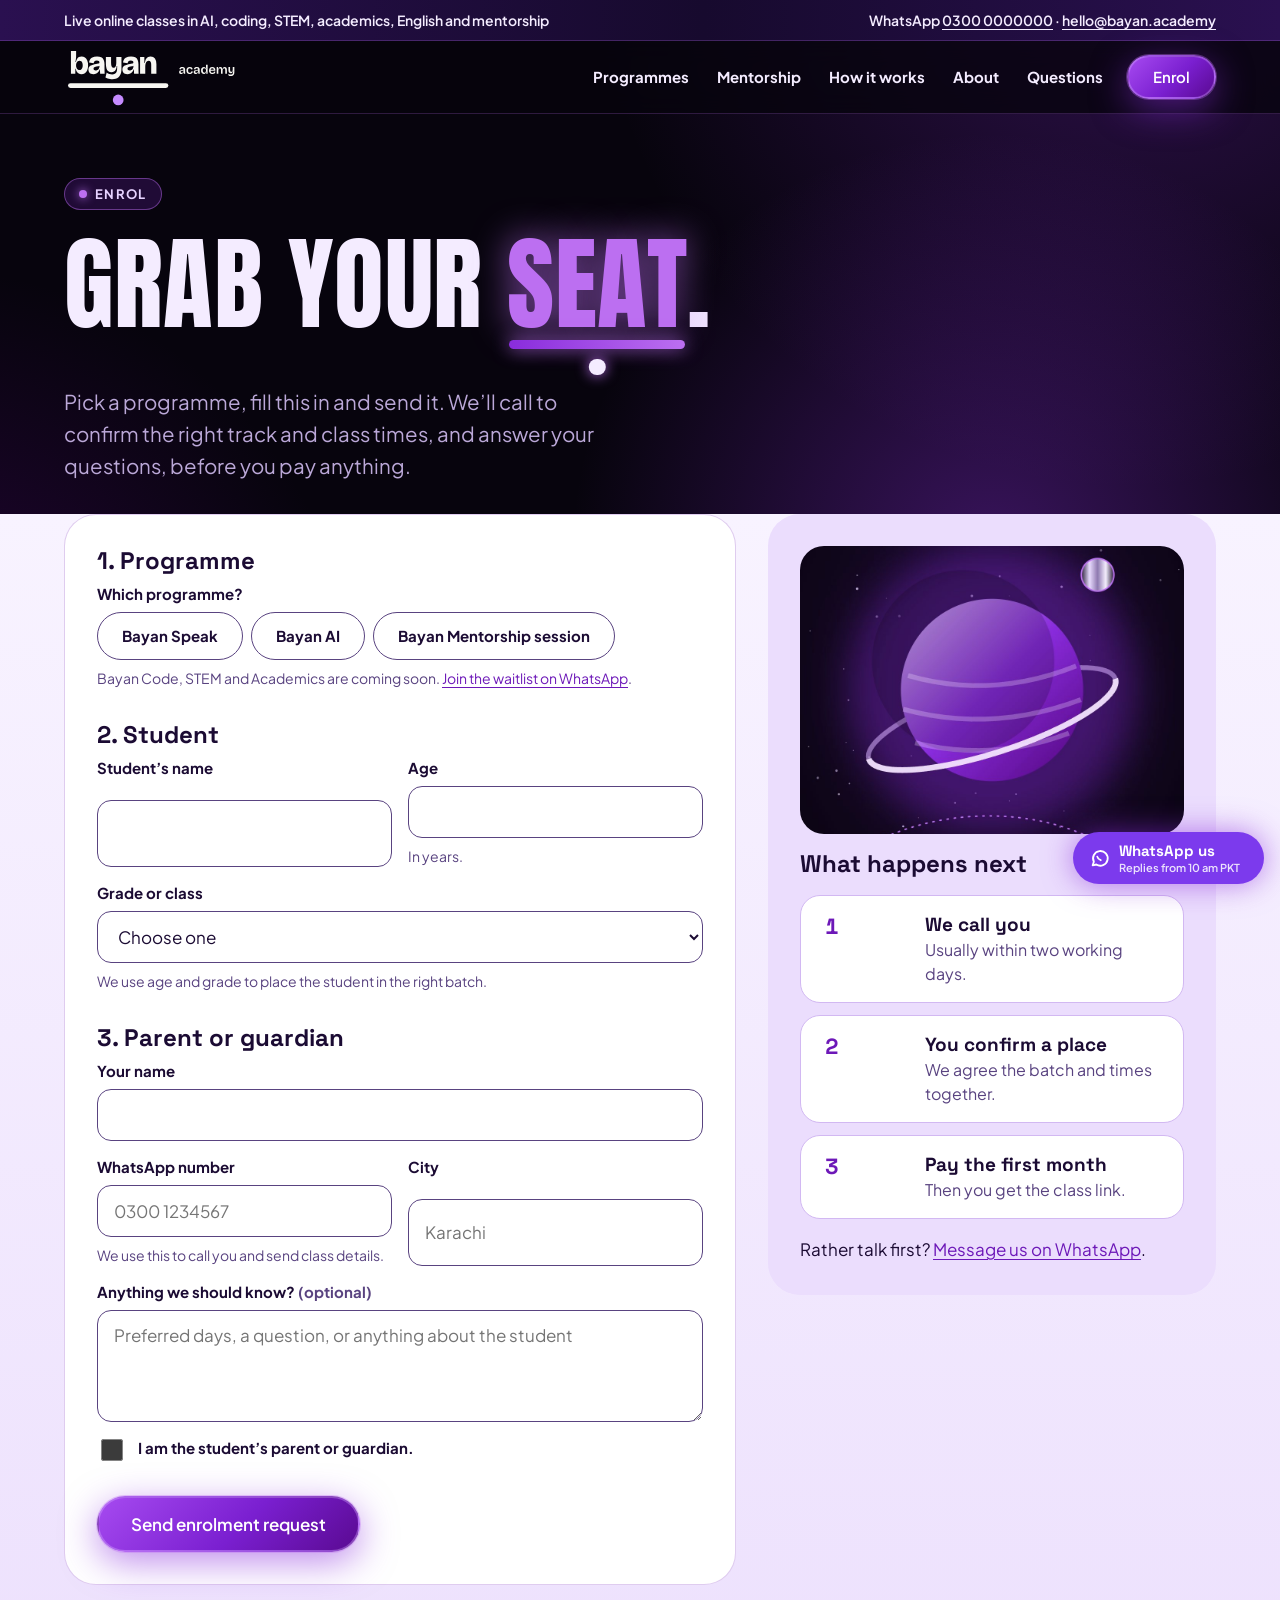
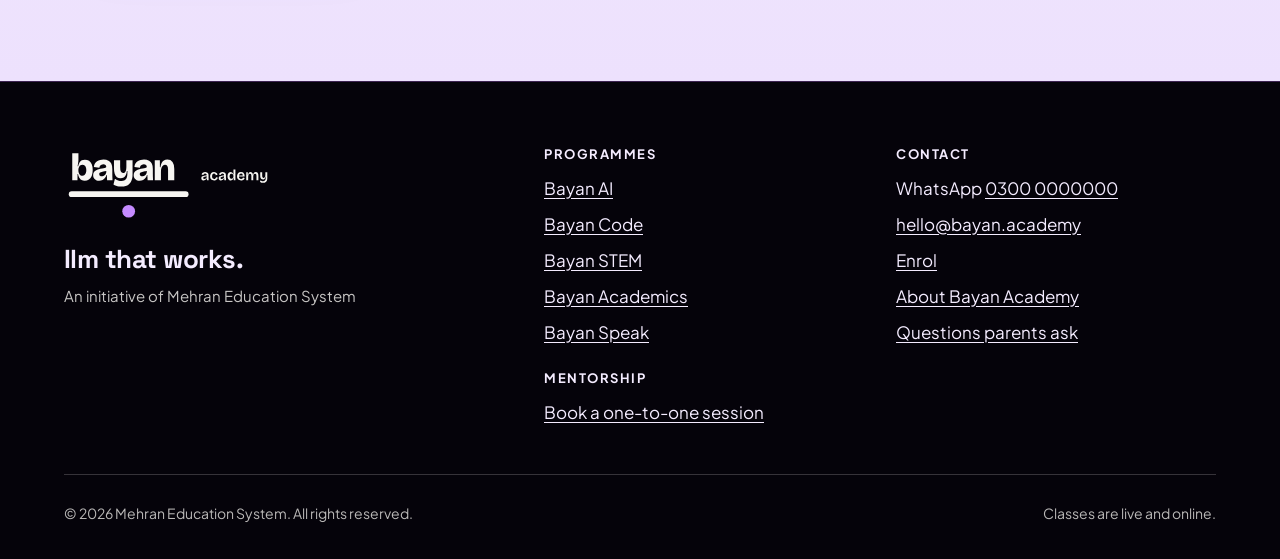
<file: enrol.html>
<!doctype html>
<html lang="en" class="no-js">
<head>
<meta name="robots" content="noindex, nofollow">
<meta charset="utf-8">
<meta name="viewport" content="width=device-width, initial-scale=1, viewport-fit=cover">
<title>Enrol · Bayan Academy</title>
<meta name="description" content="Enrol in Bayan Mentorship or Bayan Speak. Send the form and we will call you to confirm a place.">
<meta name="theme-color" content="#07040D">
<meta name="color-scheme" content="dark">
<meta property="og:title" content="Enrol · Bayan Academy">
<meta property="og:description" content="Send the enrolment form and we will call you to confirm a place.">
<meta property="og:image" content="assets/img/art/og.png">
<link rel="icon" href="assets/img/favicon.svg" type="image/svg+xml">
<link rel="apple-touch-icon" href="assets/img/bayan-academy-profile.png">
<link rel="preload" href="assets/fonts/space-grotesk-latin.woff2" as="font" type="font/woff2" crossorigin>
<link rel="preload" href="assets/fonts/plus-jakarta-sans-latin.woff2" as="font" type="font/woff2" crossorigin>
<link rel="stylesheet" href="assets/css/tokens.css">
<link rel="stylesheet" href="assets/css/components.css">
<link rel="stylesheet" href="assets/css/site.css">
</head>
<body>
<!-- header -->
<a class="skip" href="#main">Skip to content</a>
<div class="topbar">
  <div class="wrap">
    <span>Live online classes in AI, coding, STEM, academics, English and mentorship</span>
    <span>WhatsApp <a href="https://wa.me/923000000000" data-todo="real WhatsApp number">0300 0000000</a><span class="hide-sm"> · <a href="mailto:hello@bayan.academy" data-todo="real email">hello@bayan.academy</a></span></span>
  </div>
</div>
<header class="site-header">
  <div class="wrap">
    <a class="brand-link" href="index.html" aria-label="Bayan Academy home">
      <img class="on-light" src="assets/img/bayan-academy-lockup.svg" alt="Bayan Academy" width="328" height="120">
      <img class="on-dark" src="assets/img/bayan-academy-lockup-reversed.svg" alt="Bayan Academy" width="328" height="120">
    </a>
    <button class="menu-toggle" type="button" aria-expanded="false" aria-controls="site-nav"><span class="bars" aria-hidden="true"><span></span><span></span><span></span></span>Menu</button>
    <nav id="site-nav" class="site-nav" aria-label="Main">
      <a href="index.html#programmes">Programmes</a>
      <a href="mentorship.html">Mentorship</a>
      <a href="index.html#method">How it works</a>
      <a href="about.html">About</a>
      <a href="index.html#faq">Questions</a>
      <a class="btn btn--primary" href="enrol.html">Enrol</a>
    </nav>
  </div>
</header>
<!-- /header -->

<main id="main">
  <section class="hero" style="padding-bottom:var(--space-6)">
    <div class="wrap">
      <div class="hero__copy">
        <span class="kicker">Enrol</span>
        <h1 class="big">Grab your <span class="mark-word">seat</span>.</h1>
        <p class="lead">Pick a programme, fill this in and send it. We’ll call to confirm the right track and class times, and answer your questions, before you pay anything.</p>
      </div>
    </div>
  </section>

  <section class="section section--light" style="padding-top:0">
    <div class="wrap enrol-layout">
      <div>
        <form class="form" id="enrol-form" novalidate>
          <fieldset>
            <legend>1. Programme</legend>
            <div class="field">
              <span class="label" id="programme-label">Which programme?</span>
              <div class="choices" role="radiogroup" aria-labelledby="programme-label">
                <label class="choice"><input type="radio" id="programme-speak" name="programme" value="Bayan Speak"><span>Bayan Speak</span></label>
                <label class="choice"><input type="radio" id="programme-ai" name="programme" value="Bayan AI"><span>Bayan AI</span></label>
                <label class="choice"><input type="radio" id="programme-mentorship" name="programme" value="Bayan Mentorship"><span>Bayan Mentorship session</span></label>
              </div>
              <p class="hint">Bayan Code, STEM and Academics are coming soon. <a href="https://wa.me/923000000000?text=Assalamu%20alaikum.%20Please%20add%20me%20to%20the%20waitlist." data-todo="real WhatsApp number">Join the waitlist on WhatsApp</a>.</p>
              <p class="error" data-error="programme" aria-live="polite"></p>
            </div>
            <div class="field" data-for="mentorship" hidden>
              <span class="label" id="batch-label">How many sessions?</span>
              <div class="choices" role="radiogroup" aria-labelledby="batch-label">
                <label class="choice"><input type="radio" id="batch-one" name="batch" value="One session"><span>Clarity Session (one session)</span></label>
                <label class="choice"><input type="radio" id="batch-four" name="batch" value="Four sessions (one a week)"><span>The 30-Day Reset (four sessions)</span></label>
              </div>
              <p class="hint">Tell us good days and times in the notes below. We’ll confirm a time on WhatsApp.</p>
              <p class="error" data-error="batch" aria-live="polite"></p>
            </div>
            <div class="field" data-for="level" hidden>
              <label for="level">Which track or level?</label>
              <select id="level" name="level">
                <option value="">Choose one</option>
              </select>
              <p class="error" data-error="level" aria-live="polite"></p>
            </div>
          </fieldset>

          <fieldset>
            <legend>2. Student</legend>
            <div class="two-up">
              <div class="field">
                <label for="student">Student’s name</label>
                <input type="text" id="student" name="student" autocomplete="off">
                <p class="error" data-error="student" aria-live="polite"></p>
              </div>
              <div class="field">
                <label for="age">Age</label>
                <input type="text" id="age" name="age" inputmode="numeric" maxlength="2" aria-describedby="age-hint">
                <p class="hint" id="age-hint">In years.</p>
                <p class="error" data-error="age" aria-live="polite"></p>
              </div>
            </div>
            <div class="field">
              <label for="grade">Grade or class</label>
              <select id="grade" name="grade">
                <option value="">Choose one</option>
                <option>Class 1</option><option>Class 2</option><option>Class 3</option><option>Class 4</option><option>Class 5</option>
                <option>Class 6</option><option>Class 7</option><option>Class 8</option><option>Class 9</option><option>Class 10</option>
                <option>Class 11</option><option>Class 12</option><option>O Level</option><option>A Level</option>
                <option>University</option><option>Working adult</option>
              </select>
              <p class="hint">We use age and grade to place the student in the right batch.</p>
              <p class="error" data-error="grade" aria-live="polite"></p>
            </div>
          </fieldset>

          <fieldset>
            <legend>3. Parent or guardian</legend>
            <div class="field">
              <label for="parent">Your name</label>
              <input type="text" id="parent" name="parent" autocomplete="name">
              <p class="error" data-error="parent" aria-live="polite"></p>
            </div>
            <div class="two-up">
              <div class="field">
                <label for="phone">WhatsApp number</label>
                <input type="tel" id="phone" name="phone" autocomplete="tel" placeholder="0300 1234567">
                <p class="hint">We use this to call you and send class details.</p>
                <p class="error" data-error="phone" aria-live="polite"></p>
              </div>
              <div class="field">
                <label for="city">City</label>
                <input type="text" id="city" name="city" autocomplete="address-level2" placeholder="Karachi">
                <p class="error" data-error="city" aria-live="polite"></p>
              </div>
            </div>
            <div class="field">
              <label for="notes">Anything we should know? <span class="muted">(optional)</span></label>
              <textarea id="notes" name="notes" placeholder="Preferred days, a question, or anything about the student"></textarea>
            </div>
            <div class="field">
              <label class="check"><input type="checkbox" id="guardian" name="guardian"> I am the student’s parent or guardian.</label>
              <p class="error" data-error="guardian" aria-live="polite"></p>
            </div>
          </fieldset>

          <div><button class="btn btn--accent btn--lg" type="submit">Send enrolment request</button></div>
        </form>

        <div class="confirm" id="enrol-confirm" tabindex="-1" hidden>
          <span class="status-word">Request ready</span>
          <h2>Last step: send it on WhatsApp</h2>
          <p class="muted">Tap the button to open WhatsApp with your details filled in, then press send. We’ll reply to confirm your place.</p>
          <pre id="confirm-summary"></pre>
          <div class="hero__actions">
            <a class="btn btn--primary btn--lg" id="confirm-whatsapp" href="#">Send on WhatsApp</a>
            <button class="btn btn--text" type="button" id="confirm-edit">Change details</button>
          </div>
        </div>
      </div>

      <aside class="aside">
        <img src="assets/img/art/planet.jpg" alt="" width="800" height="1000" loading="lazy">
        <h2>What happens next</h2>
        <ol class="outline">
          <li><span class="time">1</span><div><b>We call you</b><p data-todo="confirm call-back time">Usually within two working days.</p></div></li>
          <li><span class="time">2</span><div><b>You confirm a place</b><p>We agree the batch and times together.</p></div></li>
          <li><span class="time">3</span><div><b>Pay the first month</b><p>Then you get the class link.</p></div></li>
        </ol>
        <p>Rather talk first? <a href="https://wa.me/923000000000" data-todo="real WhatsApp number">Message us on WhatsApp</a>.</p>
      </aside>
    </div>
  </section>
</main>

<!-- footer -->
<footer class="site-footer">
  <div class="wrap">
    <div class="footer-grid">
      <div>
        <img src="assets/img/bayan-academy-lockup-reversed.svg" alt="Bayan Academy" width="328" height="120">
        <p class="footer-tagline">Ilm that works.</p>
        <p class="footer-endorse">An initiative of Mehran Education System</p>
      </div>
      <div>
        <h2>Programmes</h2>
        <ul>
          <li><a href="ai.html">Bayan AI</a></li>
          <li><a href="code.html">Bayan Code</a></li>
          <li><a href="stem.html">Bayan STEM</a></li>
          <li><a href="academics.html">Bayan Academics</a></li>
          <li><a href="speak.html">Bayan Speak</a></li>
        </ul>
        <h2 style="margin-top:var(--space-5)">Mentorship</h2>
        <ul>
          <li><a href="mentorship.html">Book a one-to-one session</a></li>
        </ul>
      </div>
      <div>
        <h2>Contact</h2>
        <ul>
          <li>WhatsApp <a href="https://wa.me/923000000000" data-todo="real WhatsApp number">0300 0000000</a></li>
          <li><a href="mailto:hello@bayan.academy" data-todo="real email">hello@bayan.academy</a></li>
                    <li><a href="enrol.html">Enrol</a></li>
          <li><a href="about.html">About Bayan Academy</a></li>
          <li><a href="index.html#faq">Questions parents ask</a></li>
        </ul>
      </div>
    </div>
    <div class="footer-base">
      <span>© <span data-year>2026</span> Mehran Education System. All rights reserved.</span>
      <span>Classes are live and online.</span>
    </div>
  </div>
</footer>
<a class="wa-float" href="https://wa.me/923000000000" aria-label="Ask Bayan Academy on WhatsApp">
  <svg viewBox="0 0 24 24" aria-hidden="true"><path fill="none" stroke="currentColor" stroke-width="2" stroke-linecap="round" stroke-linejoin="round" d="M4 20l1.3-3.9A8 8 0 1 1 8 19.1L4 20z"/><path fill="none" stroke="currentColor" stroke-width="2" stroke-linecap="round" d="M9 10.5c.5 1.8 2 3.3 3.8 3.9"/></svg>
  <span>WhatsApp us<small data-todo="confirm reply hours">Replies from 10 am PKT</small></span>
</a>
<script src="assets/js/site.js" defer></script>
<!-- /footer -->
</body>
</html>
</file>
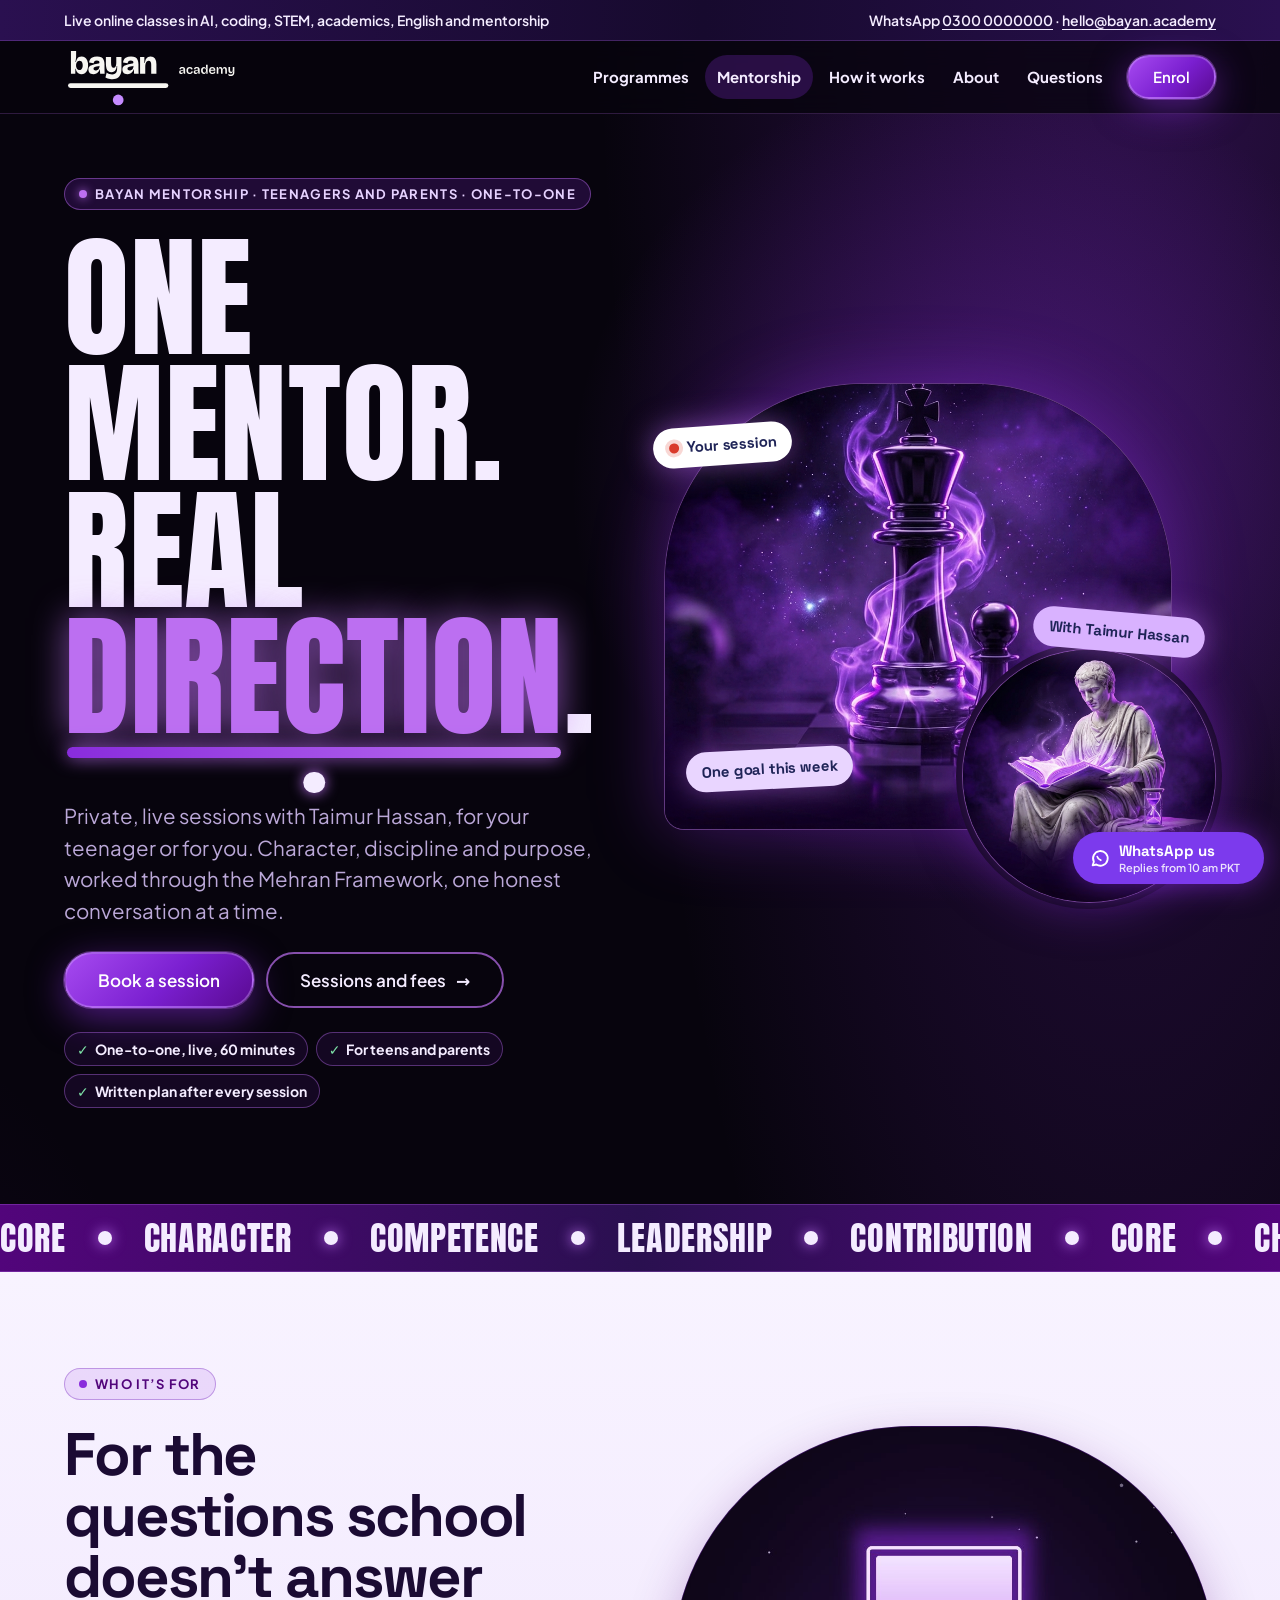
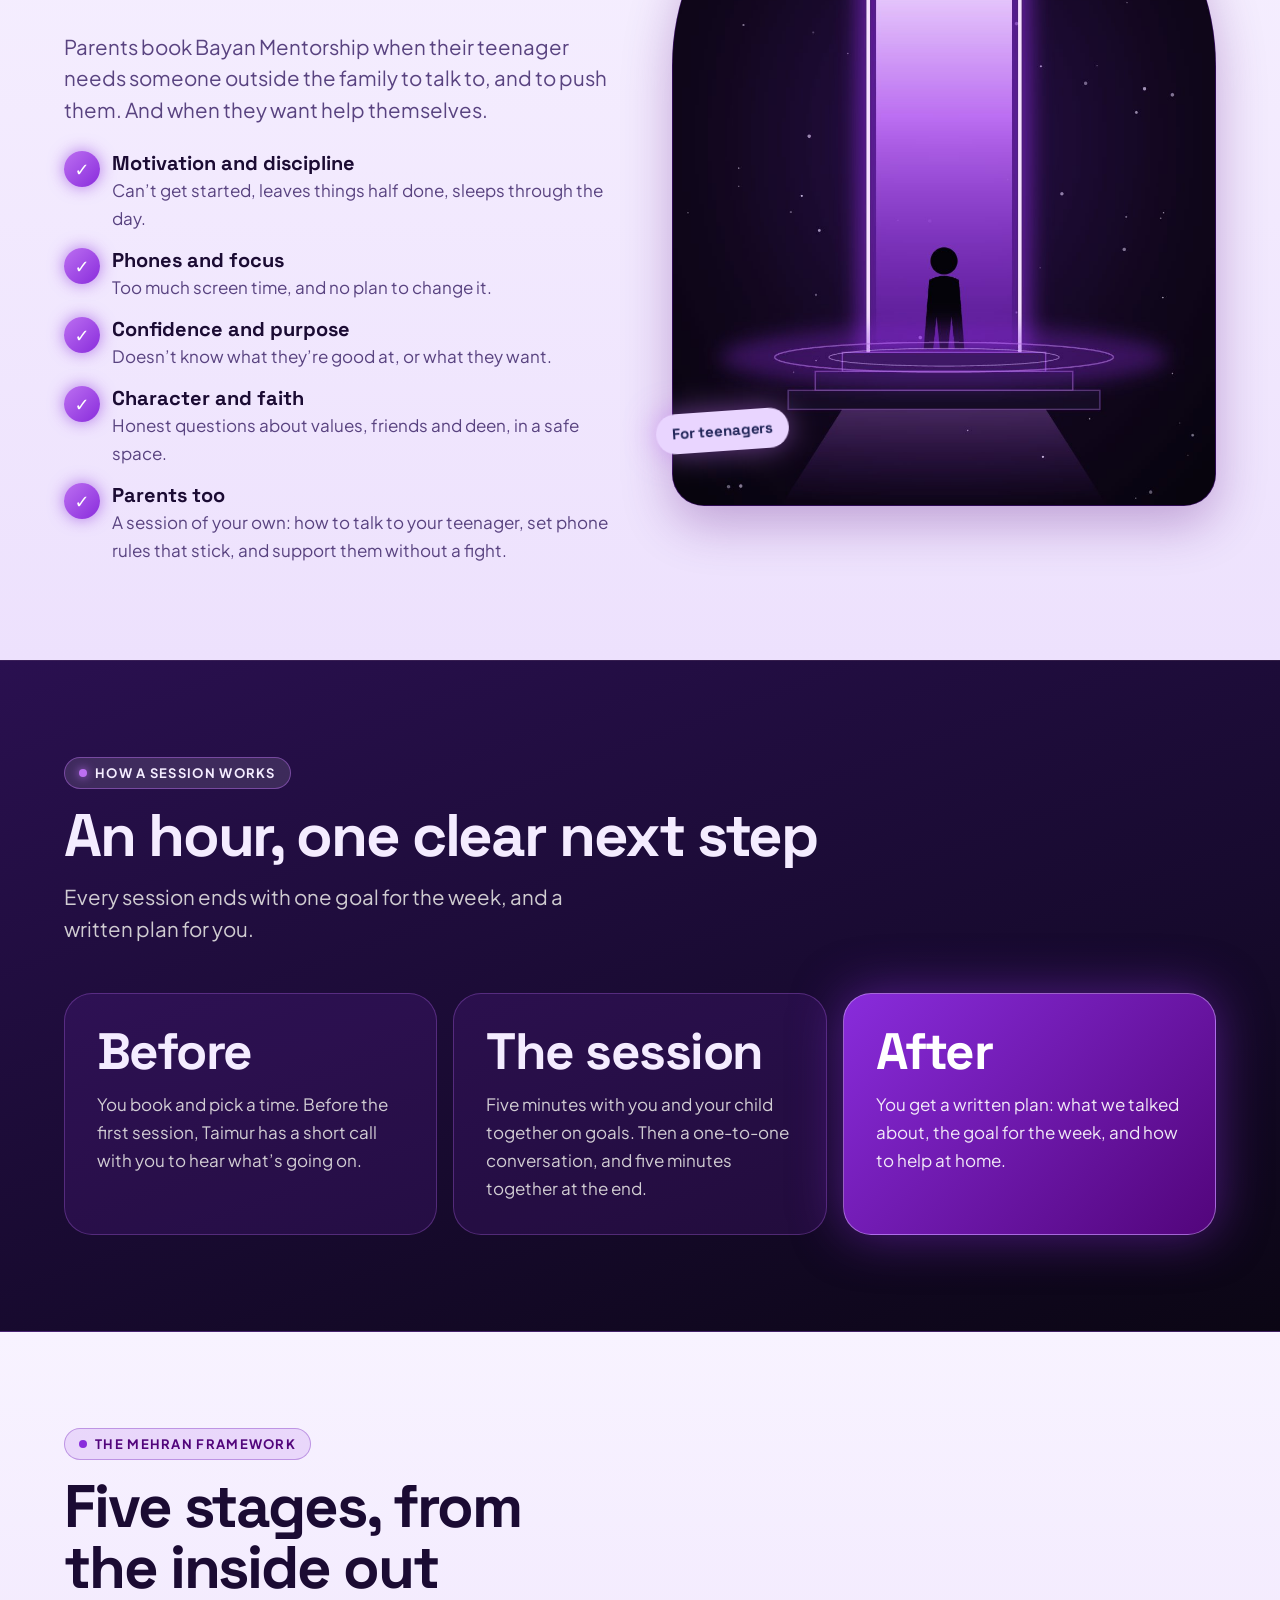
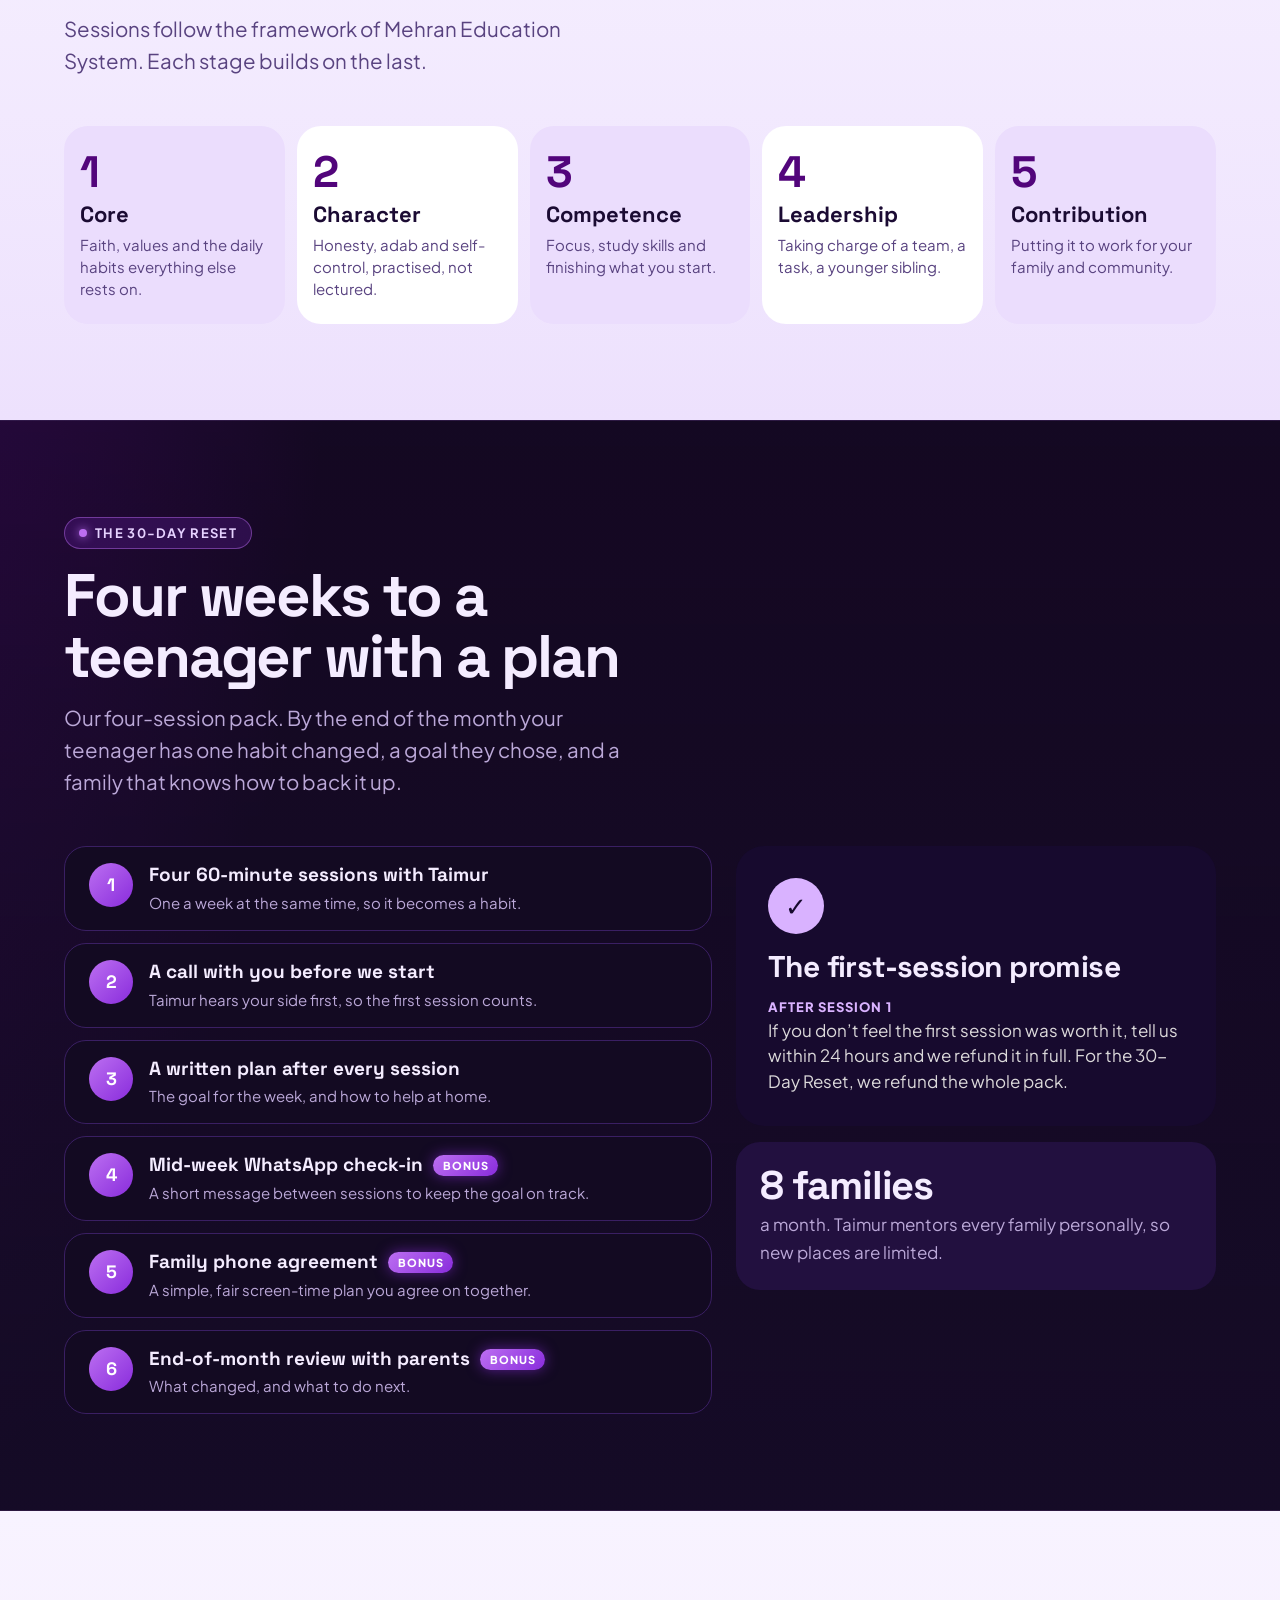
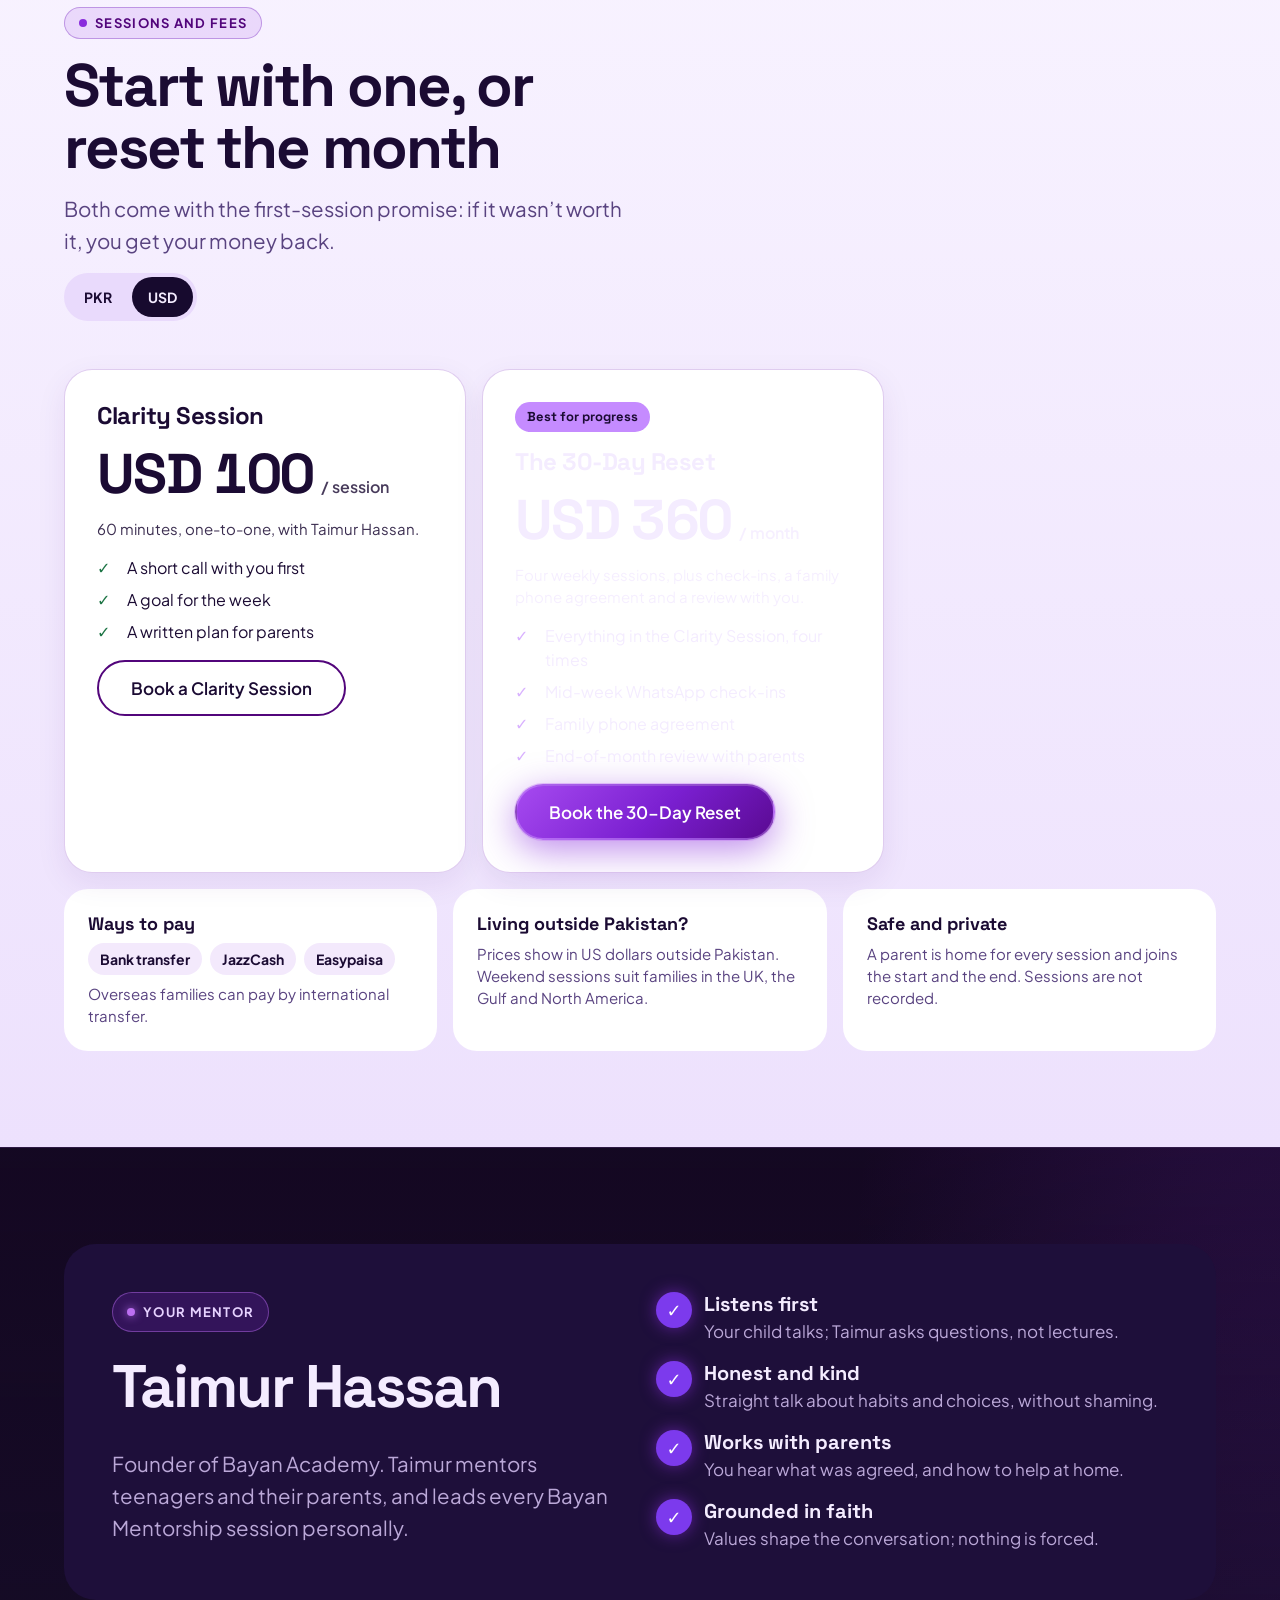
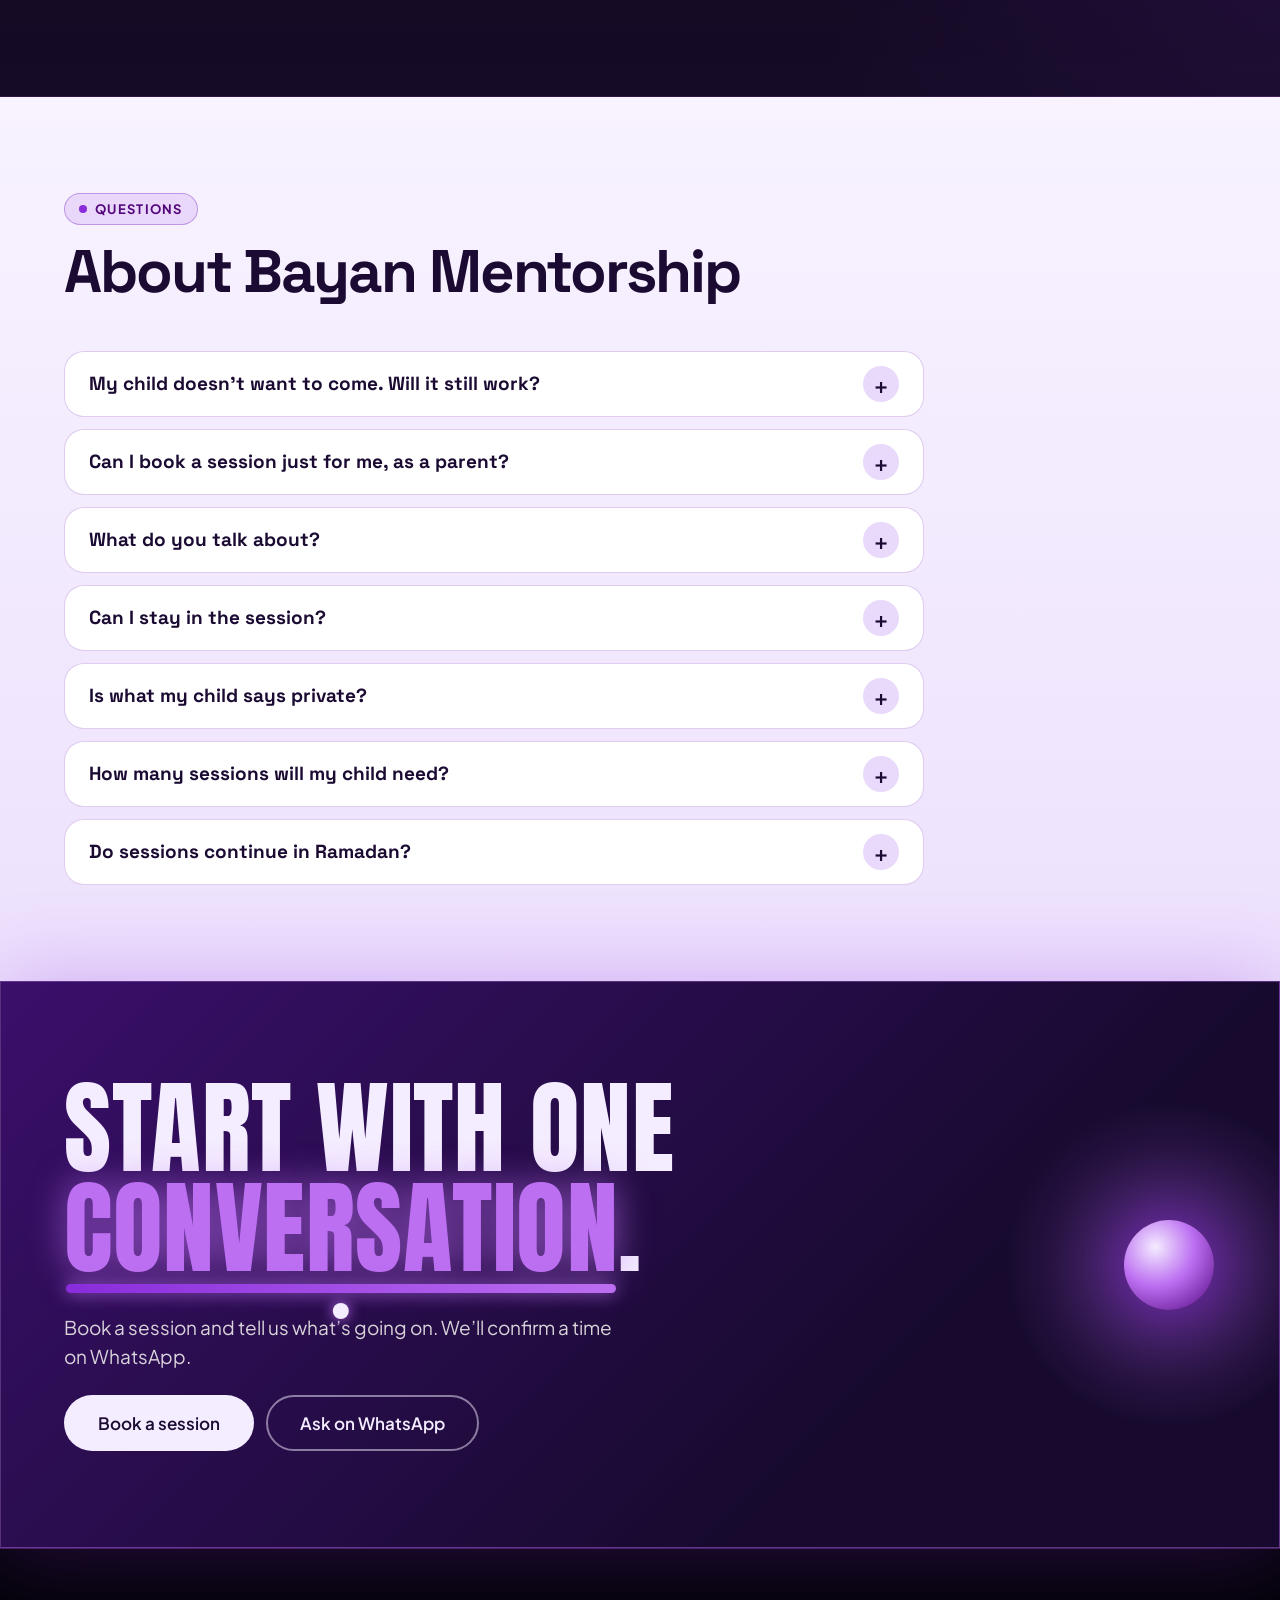
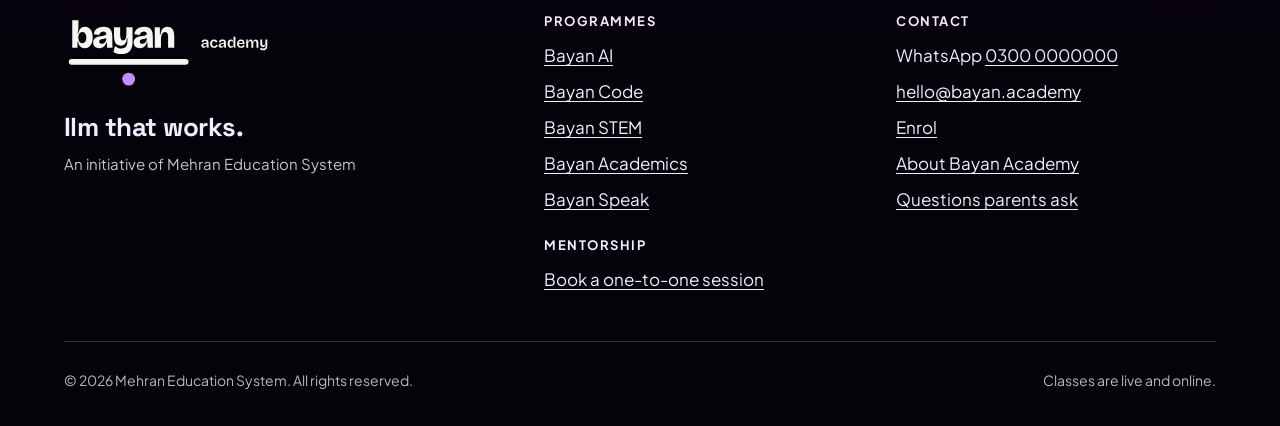
<file: mentorship.html>
<!doctype html>
<html lang="en" class="no-js">
<head>
<meta name="robots" content="noindex, nofollow">
<meta charset="utf-8">
<meta name="viewport" content="width=device-width, initial-scale=1, viewport-fit=cover">
<title>Bayan Mentorship · Bayan Academy</title>
<meta name="description" content="Bayan Mentorship: one-to-one live mentorship sessions for teenagers aged 13–18, booked by parents. Character, discipline and purpose through the Mehran Framework.">
<meta name="theme-color" content="#07040D">
<meta name="color-scheme" content="dark">
<meta property="og:title" content="Bayan Mentorship · Bayan Academy">
<meta property="og:description" content="Book a one-to-one mentorship session for your teenager: character, discipline and purpose.">
<meta property="og:image" content="assets/img/art/og.png">
<link rel="icon" href="assets/img/favicon.svg" type="image/svg+xml">
<link rel="apple-touch-icon" href="assets/img/bayan-academy-profile.png">
<link rel="preload" href="assets/fonts/space-grotesk-latin.woff2" as="font" type="font/woff2" crossorigin>
<link rel="preload" href="assets/fonts/plus-jakarta-sans-latin.woff2" as="font" type="font/woff2" crossorigin>
<link rel="stylesheet" href="assets/css/tokens.css">
<link rel="stylesheet" href="assets/css/components.css">
<link rel="stylesheet" href="assets/css/site.css">
</head>
<body>
<!-- header -->
<a class="skip" href="#main">Skip to content</a>
<div class="topbar">
  <div class="wrap">
    <span>Live online classes in AI, coding, STEM, academics, English and mentorship</span>
    <span>WhatsApp <a href="https://wa.me/923000000000" data-todo="real WhatsApp number">0300 0000000</a><span class="hide-sm"> · <a href="mailto:hello@bayan.academy" data-todo="real email">hello@bayan.academy</a></span></span>
  </div>
</div>
<header class="site-header">
  <div class="wrap">
    <a class="brand-link" href="index.html" aria-label="Bayan Academy home">
      <img class="on-light" src="assets/img/bayan-academy-lockup.svg" alt="Bayan Academy" width="328" height="120">
      <img class="on-dark" src="assets/img/bayan-academy-lockup-reversed.svg" alt="Bayan Academy" width="328" height="120">
    </a>
    <button class="menu-toggle" type="button" aria-expanded="false" aria-controls="site-nav"><span class="bars" aria-hidden="true"><span></span><span></span><span></span></span>Menu</button>
    <nav id="site-nav" class="site-nav" aria-label="Main">
      <a href="index.html#programmes">Programmes</a>
      <a href="mentorship.html" aria-current="page">Mentorship</a>
      <a href="index.html#method">How it works</a>
      <a href="about.html">About</a>
      <a href="index.html#faq">Questions</a>
      <a class="btn btn--primary" href="enrol.html">Enrol</a>
    </nav>
  </div>
</header>
<!-- /header -->

<main id="main">
  <section class="hero">
    <div class="wrap hero__grid">
      <div class="hero__copy">
        <span class="kicker">Bayan Mentorship · Teenagers and parents · One-to-one</span>
        <h1 class="bigger">One mentor. Real <span class="mark-word">direction</span>.</h1>
        <p class="lead">Private, live sessions with Taimur Hassan, for your teenager or for you. Character, discipline and purpose, worked through the Mehran Framework, one honest conversation at a time.</p>
        <div class="hero__actions">
          <a class="btn btn--accent btn--lg" href="enrol.html?programme=mentorship">Book a session</a>
          <a class="btn btn--secondary btn--lg arrow" href="#fees">Sessions and fees</a>
        </div>
        <div class="hero__proof"><span>One-to-one, live, 60 minutes</span><span>For teens and parents</span><span>Written plan after every session</span></div>
      </div>
      <div class="collage" aria-hidden="true">
        <figure class="collage__main"><img src="assets/img/courses/mentorship.jpg" alt="" width="800" height="1000"></figure>
        <figure class="collage__side"><img src="assets/img/courses/academics.jpg" alt="" width="800" height="1000" loading="lazy"></figure>
        <span class="sticker sticker--live">Your session</span>
        <span class="sticker sticker--sun">One goal this week</span>
        <span class="sticker sticker--firozi">With Taimur Hassan</span>
      </div>
    </div>
  </section>

  <div class="ticker" aria-hidden="true">
    <div class="ticker__track">
      <span>Core</span><span>Character</span><span>Competence</span><span>Leadership</span><span>Contribution</span>
      <span>Core</span><span>Character</span><span>Competence</span><span>Leadership</span><span>Contribution</span>
    </div>
  </div>

  <section class="section section--light" id="who">
    <div class="wrap split">
      <div class="split__copy">
        <span class="kicker">Who it’s for</span>
        <h2 class="h2">For the questions school doesn’t answer</h2>
        <p class="lead">Parents book Bayan Mentorship when their teenager needs someone outside the family to talk to, and to push them. And when they want help themselves.</p>
        <ul class="checks">
          <li><div><b>Motivation and discipline</b><span>Can’t get started, leaves things half done, sleeps through the day.</span></div></li>
          <li><div><b>Phones and focus</b><span>Too much screen time, and no plan to change it.</span></div></li>
          <li><div><b>Confidence and purpose</b><span>Doesn’t know what they’re good at, or what they want.</span></div></li>
          <li><div><b>Character and faith</b><span>Honest questions about values, friends and deen, in a safe space.</span></div></li>
          <li><div><b>Parents too</b><span>A session of your own: how to talk to your teenager, set phone rules that stick, and support them without a fight.</span></div></li>
        </ul>
      </div>
      <figure class="photo-frame photo-frame--arch"><img src="assets/img/art/door.jpg" alt="" width="800" height="1000" loading="lazy"><span class="sticker sticker--sun">For teenagers</span></figure>
    </div>
  </section>

  <section class="section section--ink on-ink" id="session">
    <div class="wrap">
      <div class="section-head">
        <span class="kicker">How a session works</span>
        <h2 class="h2">An hour, one clear next step</h2>
        <p class="lead">Every session ends with one goal for the week, and a written plan for you.</p>
      </div>
      <ol class="method" data-todo="confirm session length and structure">
        <li><b>Before</b><p>You book and pick a time. Before the first session, Taimur has a short call with you to hear what’s going on.</p></li>
        <li><b>The session</b><p>Five minutes with you and your child together on goals. Then a one-to-one conversation, and five minutes together at the end.</p></li>
        <li><b>After</b><p>You get a written plan: what we talked about, the goal for the week, and how to help at home.</p></li>
      </ol>
    </div>
  </section>

  <section class="section section--light" id="framework">
    <div class="wrap">
      <div class="section-head">
        <span class="kicker">The Mehran Framework</span>
        <h2 class="h2">Five stages, from the inside out</h2>
        <p class="lead">Sessions follow the framework of Mehran Education System. Each stage builds on the last.</p>
      </div>
      <ol class="framework-path" data-todo="confirm stage descriptions with Mehran Education System">
        <li><b>Core</b><span>Faith, values and the daily habits everything else rests on.</span></li>
        <li><b>Character</b><span>Honesty, adab and self-control, practised, not lectured.</span></li>
        <li><b>Competence</b><span>Focus, study skills and finishing what you start.</span></li>
        <li><b>Leadership</b><span>Taking charge of a team, a task, a younger sibling.</span></li>
        <li><b>Contribution</b><span>Putting it to work for your family and community.</span></li>
      </ol>
    </div>
  </section>

  <!-- offer -->
  <section class="section section--tint" id="offer">
    <div class="wrap">
      <div class="section-head">
        <span class="kicker">The 30-Day Reset</span>
        <h2 class="h2">Four weeks to a teenager with a plan</h2>
        <p class="lead">Our four-session pack. By the end of the month your teenager has one habit changed, a goal they chose, and a family that knows how to back it up.</p>
      </div>
      <div class="offer">
        <ol class="stack">
          <li><div><b>Four 60-minute sessions with Taimur</b><span>One a week at the same time, so it becomes a habit.</span></div></li>
          <li><div><b>A call with you before we start</b><span>Taimur hears your side first, so the first session counts.</span></div></li>
          <li><div><b>A written plan after every session</b><span>The goal for the week, and how to help at home.</span></div></li>
          <li><div><b>Mid-week WhatsApp check-in <em class="stack__bonus">Bonus</em></b><span>A short message between sessions to keep the goal on track.</span></div></li>
          <li><div><b>Family phone agreement <em class="stack__bonus">Bonus</em></b><span>A simple, fair screen-time plan you agree on together.</span></div></li>
          <li><div><b>End-of-month review with parents <em class="stack__bonus">Bonus</em></b><span>What changed, and what to do next.</span></div></li>
        </ol>
        <div class="offer__side">
          <div class="guarantee">
            <span class="guarantee__seal" aria-hidden="true">✓</span>
            <h3>The first-session promise</h3>
            <ul>
            <li><b>After session 1</b><span>If you don’t feel the first session was worth it, tell us within 24 hours and we refund it in full. For the 30-Day Reset, we refund the whole pack.</span></li>
            </ul>
          </div>
          <p class="seats"><b>8 families</b> <span>a month. Taimur mentors every family personally, so new places are limited.</span></p>
        </div>
      </div>
    </div>
  </section>
  <!-- /offer -->

  <section class="section section--light" id="fees">
    <div class="wrap">
      <div class="section-head">
        <span class="kicker">Sessions and fees</span>
        <h2 class="h2">Start with one, or reset the month</h2>
        <p class="lead">Both come with the first-session promise: if it wasn’t worth it, you get your money back.</p>
        <div class="currency" role="group" aria-label="Show prices in">
          <button type="button" data-currency="PKR">PKR</button><button type="button" data-currency="USD">USD</button>
        </div>
      </div>
      <div class="pricing pricing--two" data-todo="confirm mentorship fees and session length">
        <article class="price">
          <h3 class="price__name">Clarity Session</h3>
          <div class="price__amount"><b data-price="mSingle">PKR 28,000</b><span>/ session</span></div>
          <p class="price__note">60 minutes, one-to-one, with Taimur Hassan.</p>
          <ul><li>A short call with you first</li><li>A goal for the week</li><li>A written plan for parents</li></ul>
          <a class="btn btn--secondary btn--lg" href="enrol.html?programme=mentorship">Book a Clarity Session</a>
        </article>
        <article class="price price--featured">
          <span class="price__badge">Best for progress</span>
          <h3 class="price__name">The 30-Day Reset</h3>
          <div class="price__amount"><b data-price="mPack">PKR 100,000</b><span>/ month</span></div>
          <p class="price__note">Four weekly sessions, plus check-ins, a family phone agreement and a review with you.</p>
          <ul><li>Everything in the Clarity Session, four times</li><li>Mid-week WhatsApp check-ins</li><li>Family phone agreement</li><li>End-of-month review with parents</li></ul>
          <a class="btn btn--accent btn--lg" href="enrol.html?programme=mentorship">Book the 30-Day Reset</a>
        </article>
      </div>
      <div class="price-extras">
        <div class="price-extra"><h3>Ways to pay</h3><div class="pay-chips"><span>Bank transfer</span><span>JazzCash</span><span>Easypaisa</span></div><p>Overseas families can pay by international transfer.</p></div>
        <div class="price-extra"><h3>Living outside Pakistan?</h3><p>Prices show in US dollars outside Pakistan. Weekend sessions suit families in the UK, the Gulf and North America.</p></div>
        <div class="price-extra"><h3>Safe and private</h3><p>A parent is home for every session and joins the start and the end. Sessions are not recorded.</p></div>
      </div>
    </div>
  </section>

  <section class="section section--tint" id="mentor">
    <div class="wrap">
      <div class="teach-card" data-todo="add Taimur Hassan's photo">
        <div class="split__copy">
          <span class="kicker">Your mentor</span>
          <h2 class="h2">Taimur Hassan</h2>
          <p class="lead">Founder of Bayan Academy. Taimur mentors teenagers and their parents, and leads every Bayan Mentorship session personally.</p>
        </div>
        <ul class="checks">
          <li><div><b>Listens first</b><span>Your child talks; Taimur asks questions, not lectures.</span></div></li>
          <li><div><b>Honest and kind</b><span>Straight talk about habits and choices, without shaming.</span></div></li>
          <li><div><b>Works with parents</b><span>You hear what was agreed, and how to help at home.</span></div></li>
          <li><div><b>Grounded in faith</b><span>Values shape the conversation; nothing is forced.</span></div></li>
        </ul>
      </div>
    </div>
  </section>

  <section class="section section--light" id="faq">
    <div class="wrap">
      <div class="section-head">
        <span class="kicker">Questions</span>
        <h2 class="h2">About Bayan Mentorship</h2>
      </div>
      <div class="faq">
        <details><summary>My child doesn’t want to come. Will it still work?</summary><div><p>Often, yes. The first session is mostly listening. Many teenagers open up once they see it isn’t another lecture.</p></div></details>
        <details><summary>Can I book a session just for me, as a parent?</summary><div><p>Yes. Choose Bayan Mentorship on the booking form and write “parent session” in the note. We talk about what’s happening at home and agree one thing to try this week.</p></div></details>
        <details><summary>What do you talk about?</summary><div><p>Whatever matters most to your child and to you: habits, school, friends, phones, confidence, faith and purpose. The Mehran Framework gives each conversation a direction.</p></div></details>
        <details><summary>Can I stay in the session?</summary><div><p>You join the first and last five minutes. A parent is always at home during the session. If you’d like to stay for all of it, you can.</p></div></details>
        <details><summary>Is what my child says private?</summary><div><p>Yes, within limits. You hear the goals and the next steps, not every word. If there is any concern about your child’s safety, we tell you straight away.</p></div></details>
        <details><summary>How many sessions will my child need?</summary><div><p>Most families start with four weekly sessions, then decide together whether to continue monthly.</p></div></details>
        <details data-todo="confirm the Ramadan schedule"><summary>Do sessions continue in Ramadan?</summary><div><p>Yes, at times that finish well before iftar.</p></div></details>
      </div>
    </div>
  </section>

  <section class="cta">
    <span class="cta__deco" aria-hidden="true"></span>
    <div class="wrap">
      <h2 class="big">Start with one <span class="mark-word">conversation</span>.</h2>
      <p>Book a session and tell us what’s going on. We’ll confirm a time on WhatsApp.</p>
      <div class="hero__actions">
        <a class="btn btn--cotton btn--lg" href="enrol.html?programme=mentorship">Book a session</a>
        <a class="btn btn--ghost-cotton btn--lg" href="https://wa.me/923000000000?text=Assalamu%20alaikum.%20I%27d%20like%20to%20ask%20about%20Bayan%20Mentorship%20sessions." data-todo="real WhatsApp number">Ask on WhatsApp</a>
      </div>
    </div>
  </section>
</main>

<!-- footer -->
<footer class="site-footer">
  <div class="wrap">
    <div class="footer-grid">
      <div>
        <img src="assets/img/bayan-academy-lockup-reversed.svg" alt="Bayan Academy" width="328" height="120">
        <p class="footer-tagline">Ilm that works.</p>
        <p class="footer-endorse">An initiative of Mehran Education System</p>
      </div>
      <div>
        <h2>Programmes</h2>
        <ul>
          <li><a href="ai.html">Bayan AI</a></li>
          <li><a href="code.html">Bayan Code</a></li>
          <li><a href="stem.html">Bayan STEM</a></li>
          <li><a href="academics.html">Bayan Academics</a></li>
          <li><a href="speak.html">Bayan Speak</a></li>
        </ul>
        <h2 style="margin-top:var(--space-5)">Mentorship</h2>
        <ul>
          <li><a href="mentorship.html">Book a one-to-one session</a></li>
        </ul>
      </div>
      <div>
        <h2>Contact</h2>
        <ul>
          <li>WhatsApp <a href="https://wa.me/923000000000" data-todo="real WhatsApp number">0300 0000000</a></li>
          <li><a href="mailto:hello@bayan.academy" data-todo="real email">hello@bayan.academy</a></li>
                    <li><a href="enrol.html">Enrol</a></li>
          <li><a href="about.html">About Bayan Academy</a></li>
          <li><a href="index.html#faq">Questions parents ask</a></li>
        </ul>
      </div>
    </div>
    <div class="footer-base">
      <span>© <span data-year>2026</span> Mehran Education System. All rights reserved.</span>
      <span>Classes are live and online.</span>
    </div>
  </div>
</footer>
<a class="wa-float" href="https://wa.me/923000000000" aria-label="Ask Bayan Academy on WhatsApp">
  <svg viewBox="0 0 24 24" aria-hidden="true"><path fill="none" stroke="currentColor" stroke-width="2" stroke-linecap="round" stroke-linejoin="round" d="M4 20l1.3-3.9A8 8 0 1 1 8 19.1L4 20z"/><path fill="none" stroke="currentColor" stroke-width="2" stroke-linecap="round" d="M9 10.5c.5 1.8 2 3.3 3.8 3.9"/></svg>
  <span>WhatsApp us<small data-todo="confirm reply hours">Replies from 10 am PKT</small></span>
</a>
<script src="assets/js/site.js" defer></script>
<!-- /footer -->
</body>
</html>
</file>
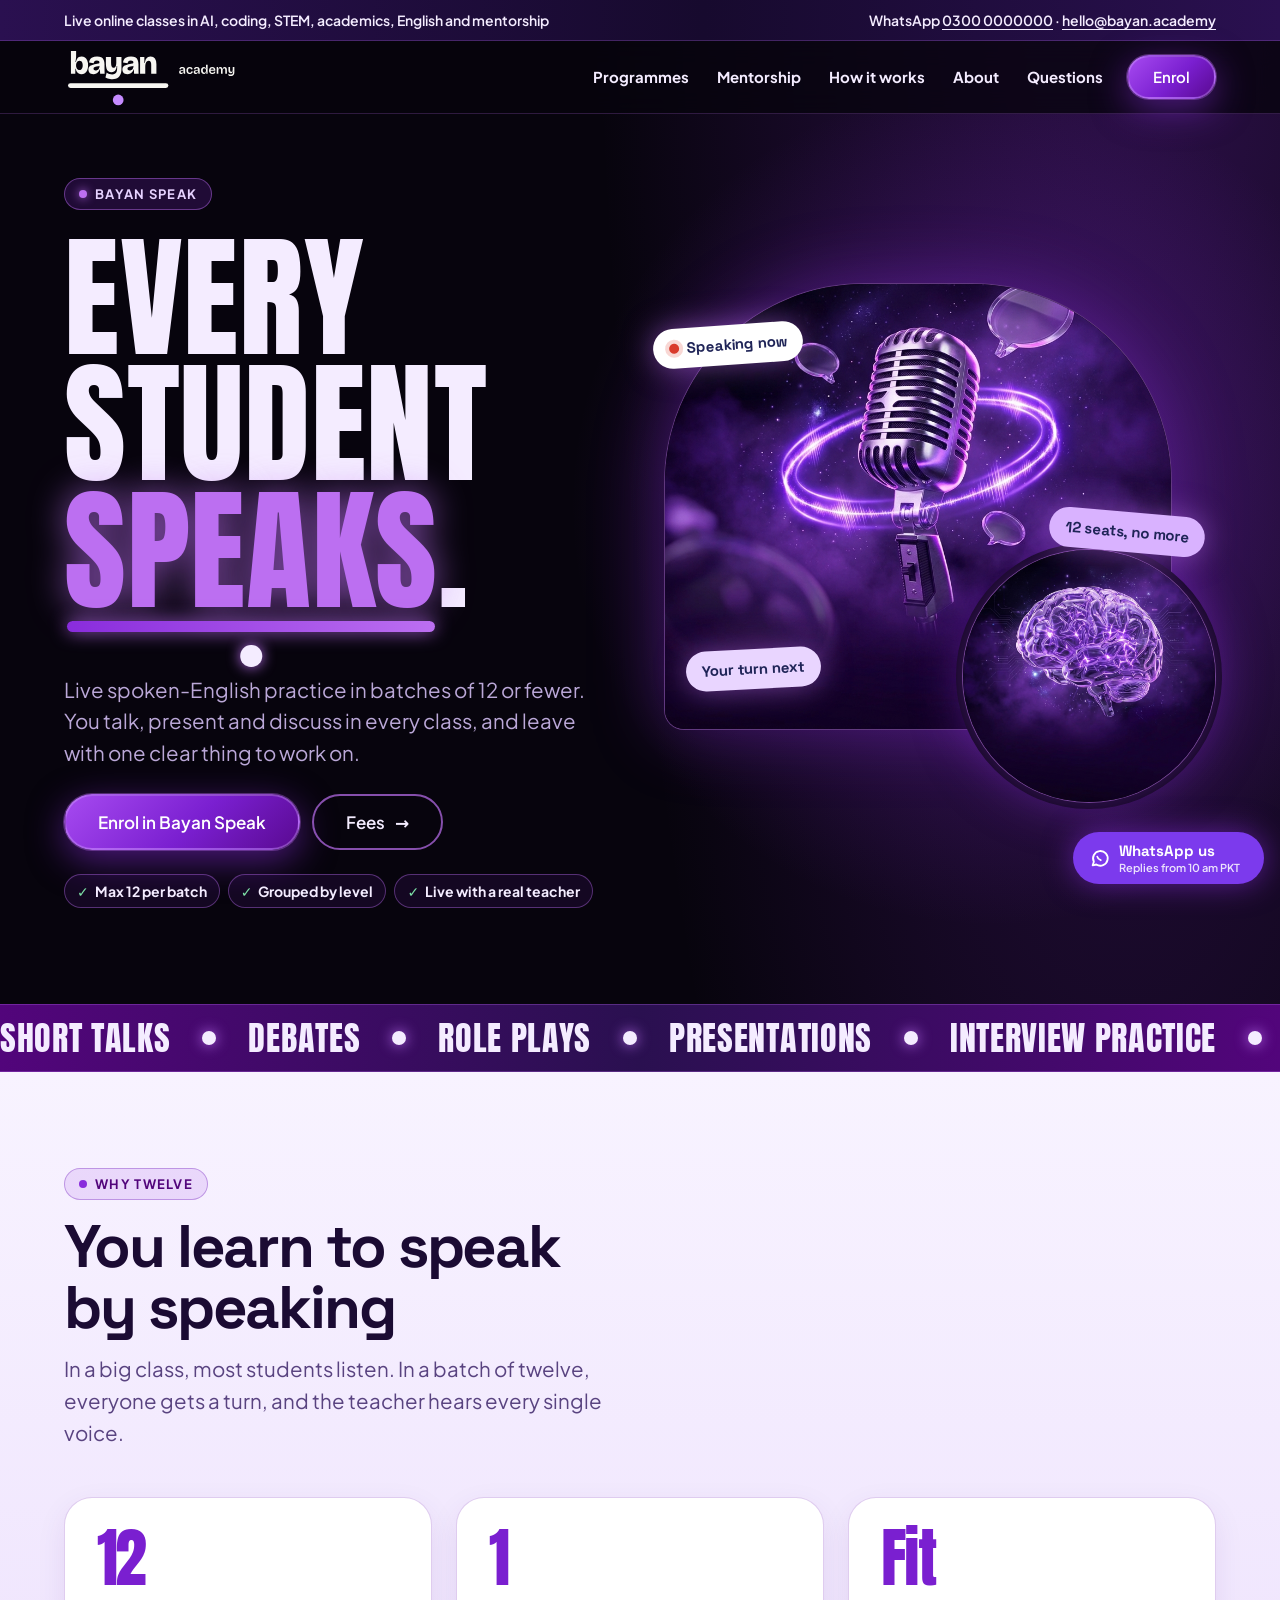
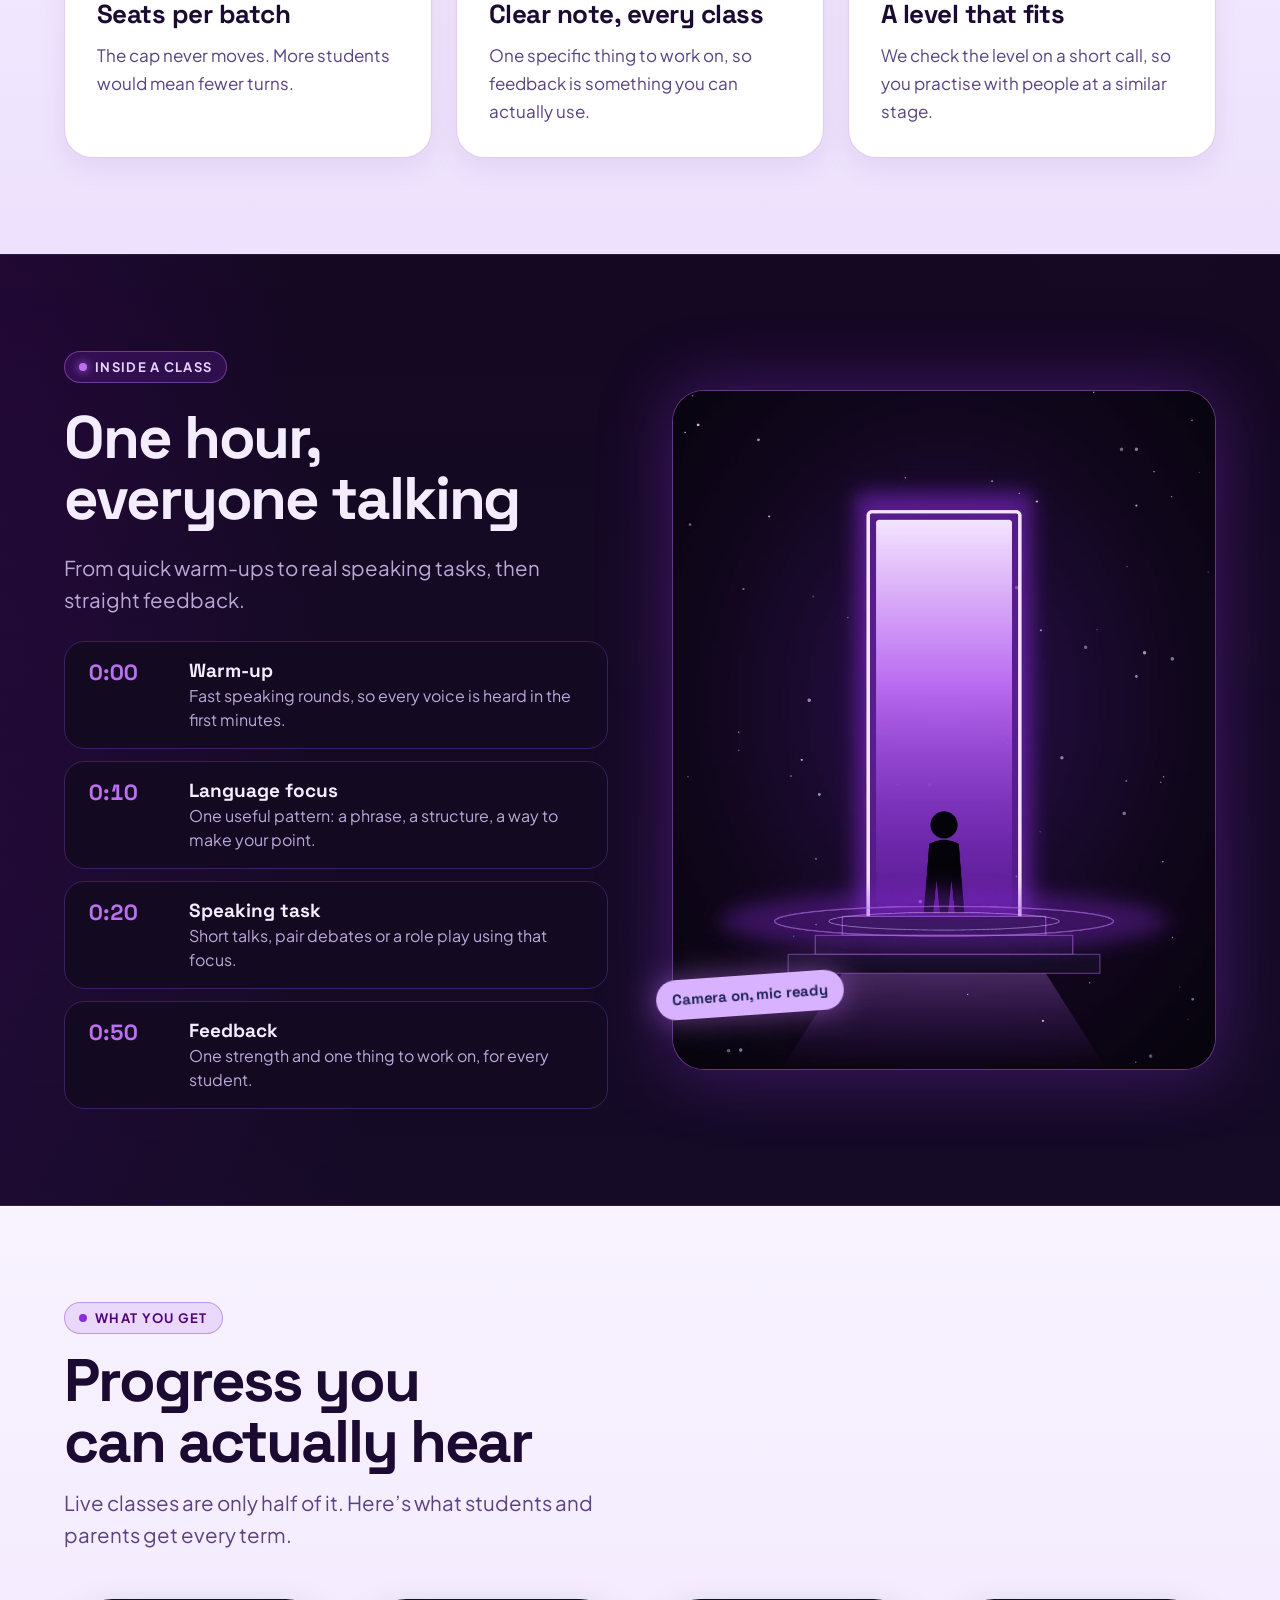
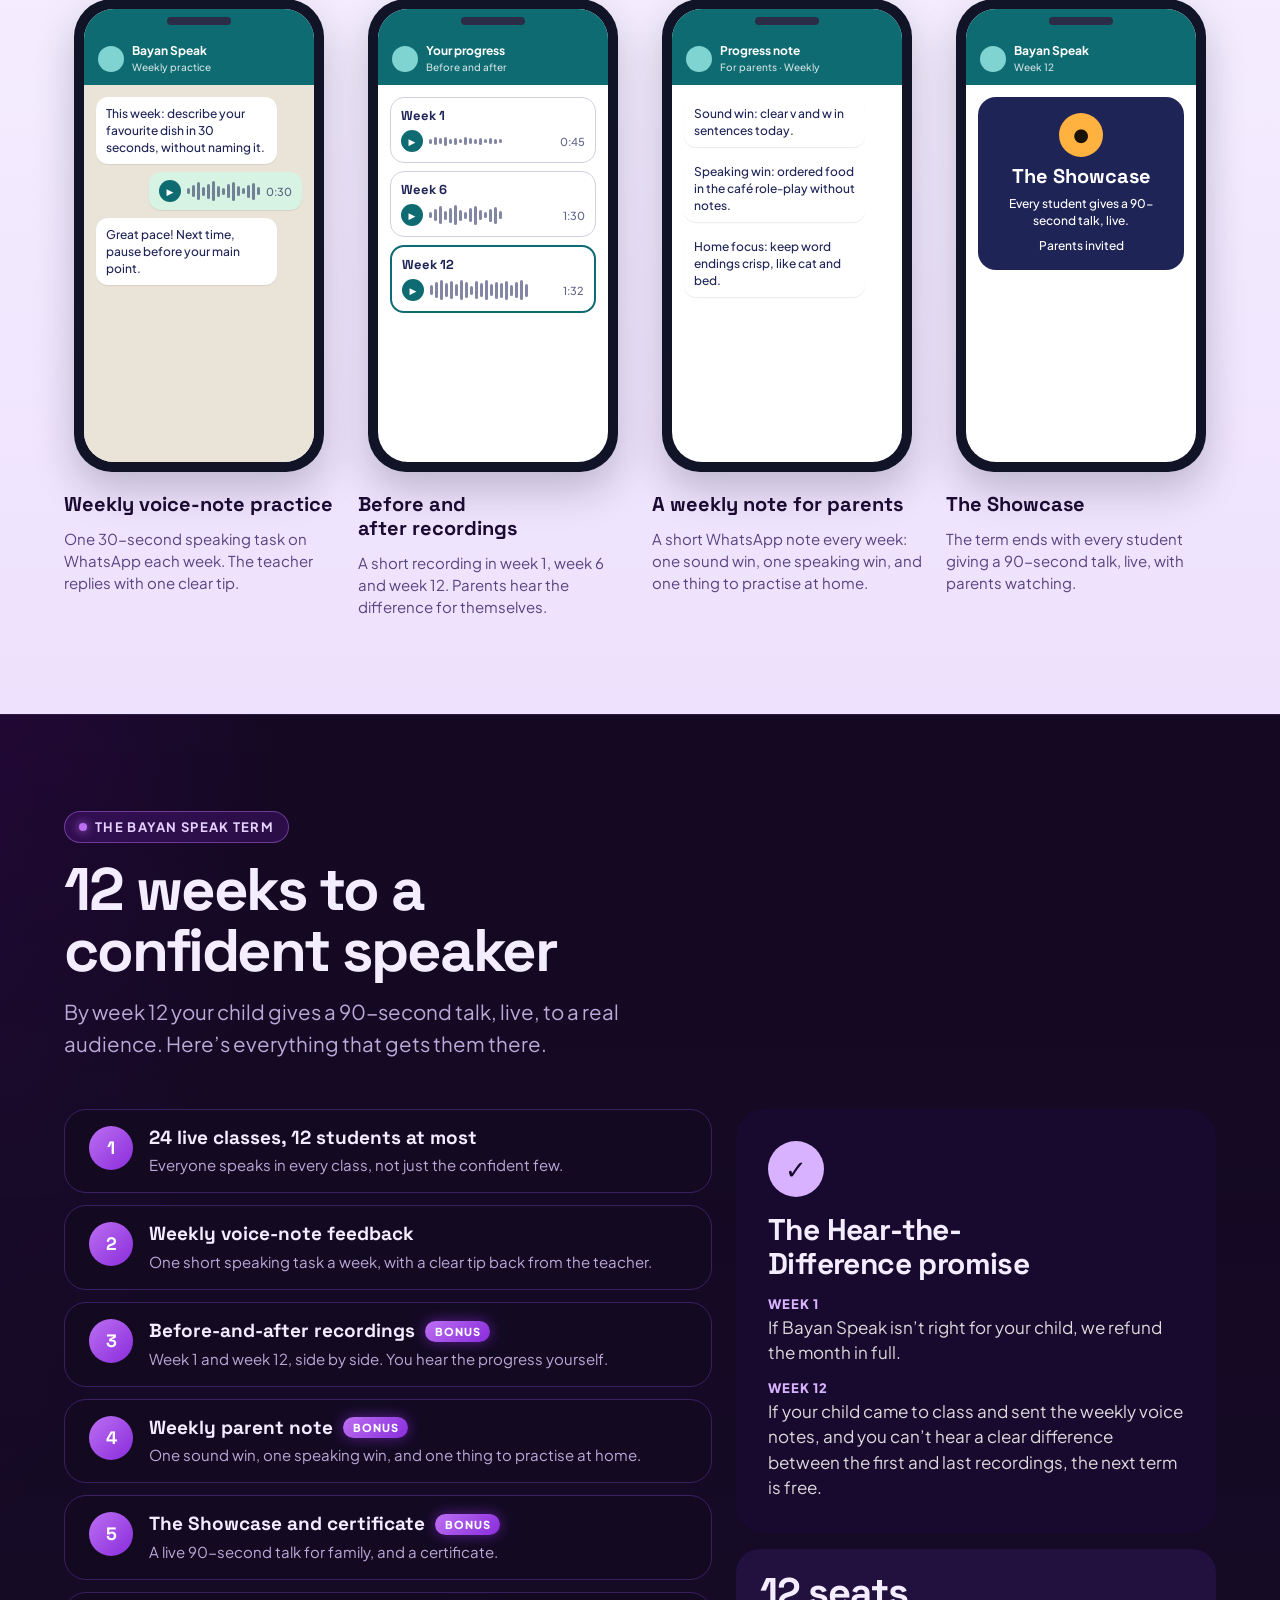
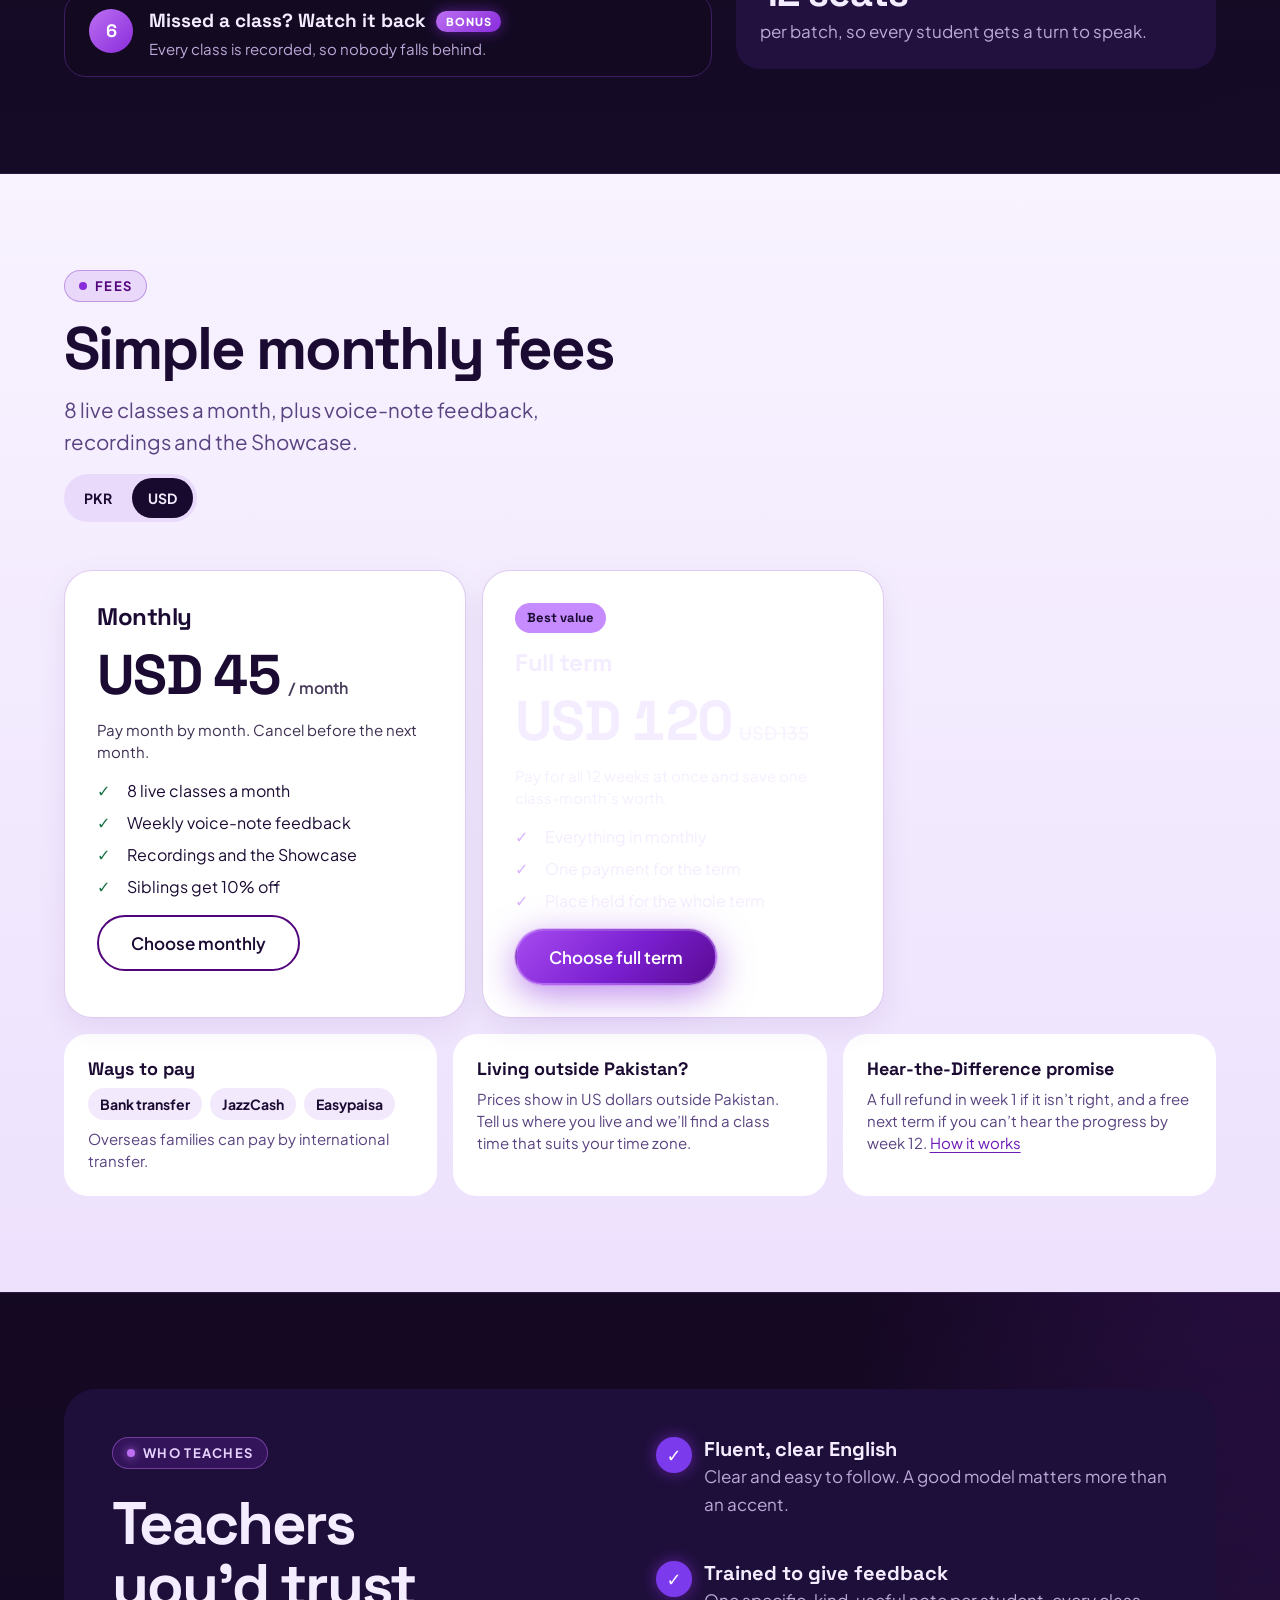
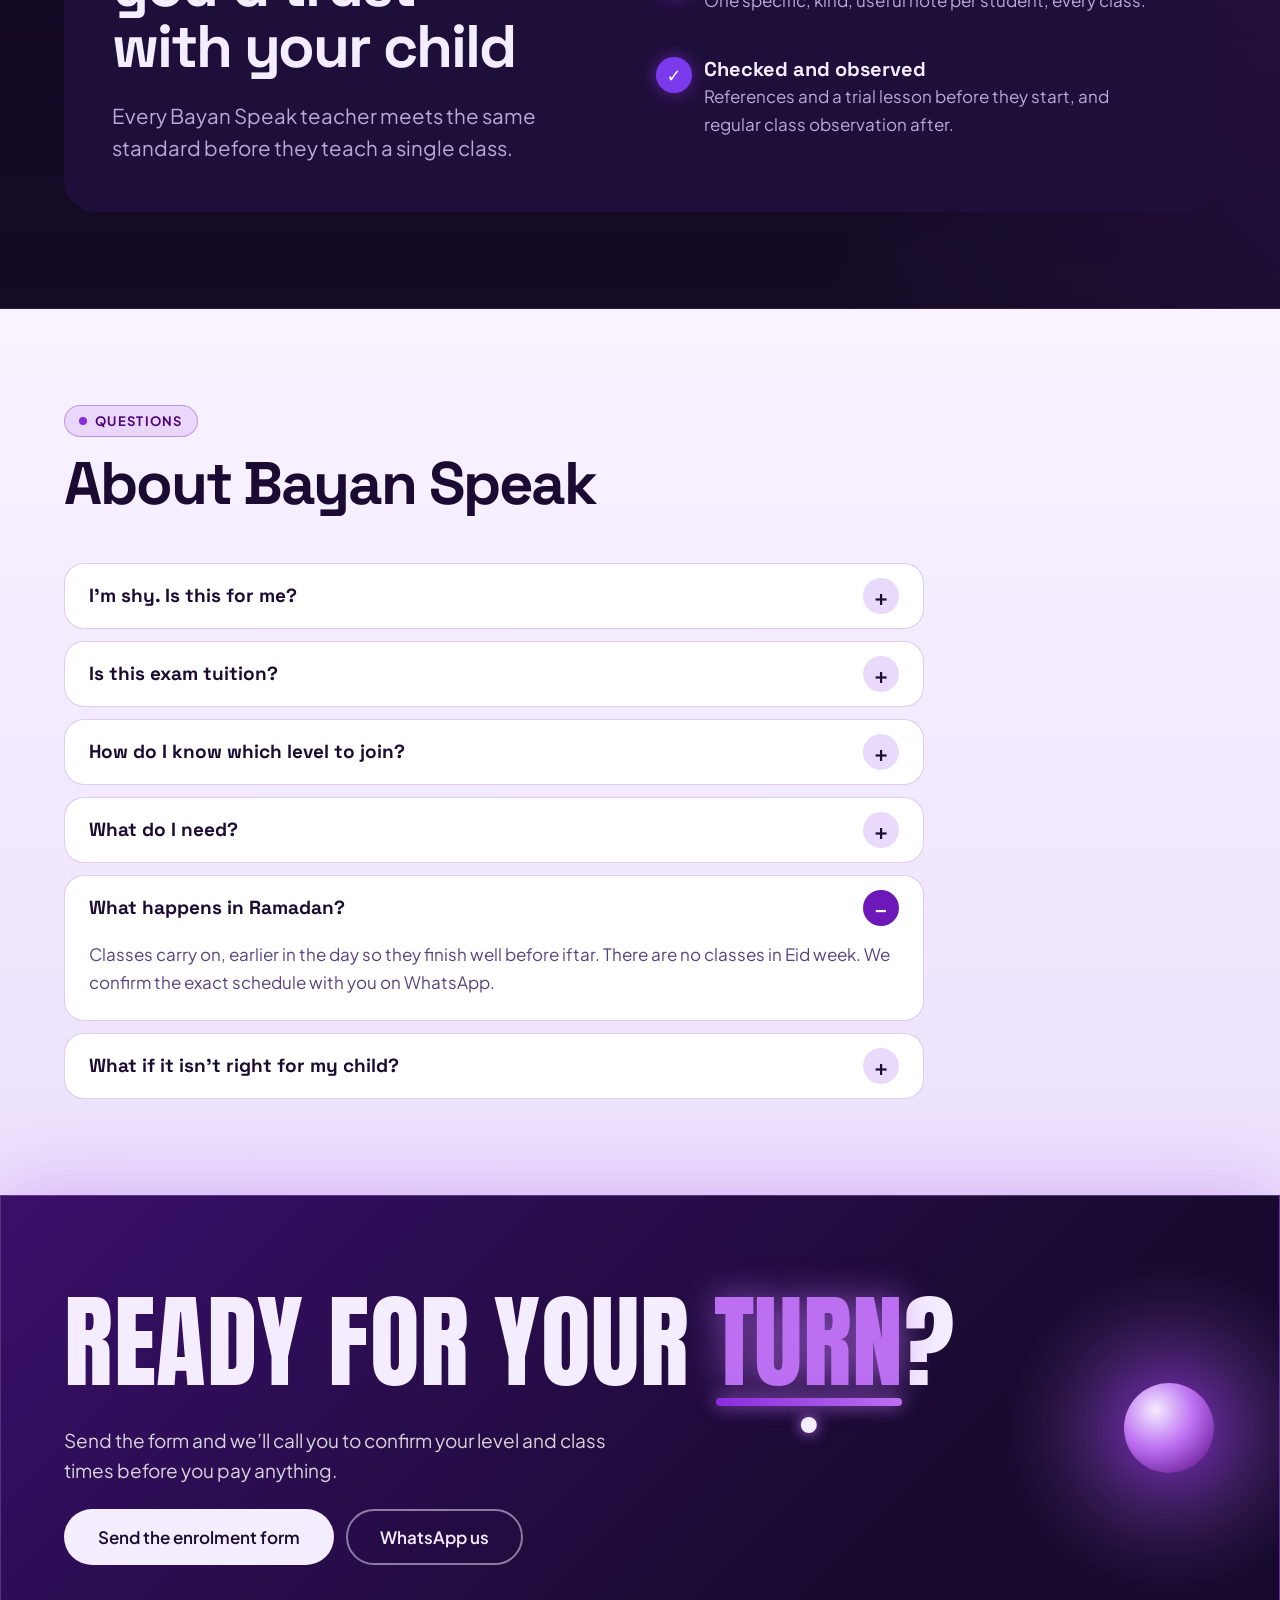
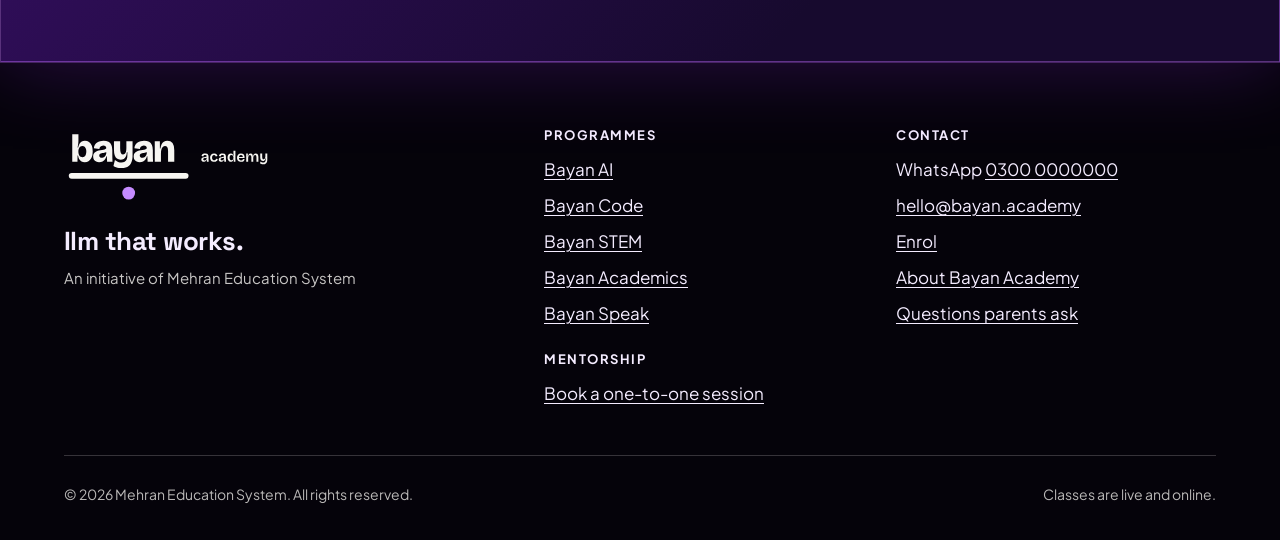
<file: speak.html>
<!doctype html>
<html lang="en" class="no-js">
<head>
<meta name="robots" content="noindex, nofollow">
<meta charset="utf-8">
<meta name="viewport" content="width=device-width, initial-scale=1, viewport-fit=cover">
<title>Bayan Speak · Bayan Academy</title>
<meta name="description" content="Bayan Speak: live spoken-English practice in batches of up to 12 so every student speaks every class.">
<meta name="theme-color" content="#07040D">
<meta name="color-scheme" content="dark">
<meta property="og:title" content="Bayan Speak · Bayan Academy">
<meta property="og:description" content="Live spoken-English practice in batches of up to 12. Every student speaks, every class.">
<meta property="og:image" content="assets/img/art/og.png">
<link rel="icon" href="assets/img/favicon.svg" type="image/svg+xml">
<link rel="apple-touch-icon" href="assets/img/bayan-academy-profile.png">
<link rel="preload" href="assets/fonts/space-grotesk-latin.woff2" as="font" type="font/woff2" crossorigin>
<link rel="preload" href="assets/fonts/plus-jakarta-sans-latin.woff2" as="font" type="font/woff2" crossorigin>
<link rel="stylesheet" href="assets/css/tokens.css">
<link rel="stylesheet" href="assets/css/components.css">
<link rel="stylesheet" href="assets/css/site.css">
</head>
<body>
<!-- header -->
<a class="skip" href="#main">Skip to content</a>
<div class="topbar">
  <div class="wrap">
    <span>Live online classes in AI, coding, STEM, academics, English and mentorship</span>
    <span>WhatsApp <a href="https://wa.me/923000000000" data-todo="real WhatsApp number">0300 0000000</a><span class="hide-sm"> · <a href="mailto:hello@bayan.academy" data-todo="real email">hello@bayan.academy</a></span></span>
  </div>
</div>
<header class="site-header">
  <div class="wrap">
    <a class="brand-link" href="index.html" aria-label="Bayan Academy home">
      <img class="on-light" src="assets/img/bayan-academy-lockup.svg" alt="Bayan Academy" width="328" height="120">
      <img class="on-dark" src="assets/img/bayan-academy-lockup-reversed.svg" alt="Bayan Academy" width="328" height="120">
    </a>
    <button class="menu-toggle" type="button" aria-expanded="false" aria-controls="site-nav"><span class="bars" aria-hidden="true"><span></span><span></span><span></span></span>Menu</button>
    <nav id="site-nav" class="site-nav" aria-label="Main">
      <a href="index.html#programmes">Programmes</a>
      <a href="mentorship.html">Mentorship</a>
      <a href="index.html#method">How it works</a>
      <a href="about.html">About</a>
      <a href="index.html#faq">Questions</a>
      <a class="btn btn--primary" href="enrol.html">Enrol</a>
    </nav>
  </div>
</header>
<!-- /header -->

<main id="main">
  <section class="hero">
    <div class="wrap hero__grid">
      <div class="hero__copy">
        <span class="kicker">Bayan Speak</span>
        <h1 class="bigger">Every student <span class="mark-word">speaks</span>.</h1>
        <p class="lead">Live spoken-English practice in batches of 12 or fewer. You talk, present and discuss in every class, and leave with one clear thing to work on.</p>
        <div class="hero__actions">
          <a class="btn btn--accent btn--lg" href="enrol.html?programme=speak">Enrol in Bayan Speak</a>
          <a class="btn btn--secondary btn--lg arrow" href="#fees">Fees</a>
        </div>
        <div class="hero__proof"><span>Max 12 per batch</span><span>Grouped by level</span><span>Live with a real teacher</span></div>
      </div>
      <div class="collage" aria-hidden="true">
        <figure class="collage__main"><img src="assets/img/courses/speak.jpg" alt="" width="800" height="1000"></figure>
        <figure class="collage__side"><img src="assets/img/courses/ai.jpg" alt="" width="800" height="1000" loading="lazy"></figure>
        <span class="sticker sticker--live">Speaking now</span>
        <span class="sticker sticker--firozi">12 seats, no more</span>
        <span class="sticker sticker--sun">Your turn next</span>
      </div>
    </div>
  </section>

  <div class="ticker" aria-hidden="true">
    <div class="ticker__track">
      <span>Short talks</span><span>Debates</span><span>Role plays</span><span>Presentations</span><span>Interview practice</span>
      <span>Short talks</span><span>Debates</span><span>Role plays</span><span>Presentations</span><span>Interview practice</span>
    </div>
  </div>

  <section class="section section--light" id="why">
    <div class="wrap">
      <div class="section-head">
        <span class="kicker">Why twelve</span>
        <h2 class="h2">You learn to speak by speaking</h2>
        <p class="lead">In a big class, most students listen. In a batch of twelve, everyone gets a turn, and the teacher hears every single voice.</p>
      </div>
      <div class="reasons">
        <div class="reason reason--firozi"><span class="reason__num">12</span><h3>Seats per batch</h3><p>The cap never moves. More students would mean fewer turns.</p></div>
        <div class="reason"><span class="reason__num">1</span><h3>Clear note, every class</h3><p>One specific thing to work on, so feedback is something you can actually use.</p></div>
        <div class="reason reason--sun"><span class="reason__num">Fit</span><h3>A level that fits</h3><p>We check the level on a short call, so you practise with people at a similar stage.</p></div>
      </div>
    </div>
  </section>

  <section class="section section--tint" id="class">
    <div class="wrap split">
      <div class="split__copy">
        <span class="kicker">Inside a class</span>
        <h2 class="h2">One hour, everyone talking</h2>
        <p class="lead">From quick warm-ups to real speaking tasks, then straight feedback.</p>
        <ol class="outline" data-todo="confirm class length and structure">
          <li><span class="time">0:00</span><div><b>Warm-up</b><p>Fast speaking rounds, so every voice is heard in the first minutes.</p></div></li>
          <li><span class="time">0:10</span><div><b>Language focus</b><p>One useful pattern: a phrase, a structure, a way to make your point.</p></div></li>
          <li><span class="time">0:20</span><div><b>Speaking task</b><p>Short talks, pair debates or a role play using that focus.</p></div></li>
          <li><span class="time">0:50</span><div><b>Feedback</b><p>One strength and one thing to work on, for every student.</p></div></li>
        </ol>
      </div>
      <figure class="photo-frame"><img src="assets/img/art/door.jpg" alt="" width="800" height="1000" loading="lazy"><span class="sticker sticker--firozi">Camera on, mic ready</span></figure>
    </div>
  </section>


  <section class="section section--light" id="what-you-get">
    <div class="wrap">
      <div class="section-head">
        <span class="kicker">What you get</span>
        <h2 class="h2">Progress you can actually hear</h2>
        <p class="lead">Live classes are only half of it. Here’s what students and parents get every term.</p>
      </div>
      <div class="phones">
        <div class="phone-card">
          <div class="phone phone--chat" aria-hidden="true"><div class="phone__screen">
            <div class="phone__bar"><i></i><div>Bayan Speak<small>Weekly practice</small></div></div>
            <div class="phone__body">
              <div class="bubble">This week: describe your favourite dish in 30 seconds, without naming it.</div>
              <div class="bubble bubble--me"><span class="voice"><span class="wave"><i style="height:6px"></i><i style="height:12px"></i><i style="height:18px"></i><i style="height:9px"></i><i style="height:15px"></i><i style="height:20px"></i><i style="height:11px"></i><i style="height:7px"></i><i style="height:14px"></i><i style="height:19px"></i><i style="height:10px"></i><i style="height:6px"></i><i style="height:13px"></i><i style="height:17px"></i><i style="height:8px"></i></span><em>0:30</em></span></div>
              <div class="bubble">Great pace! Next time, pause before your main point.</div>
            </div></div></div>
          <h3>Weekly voice-note practice</h3>
          <p>One 30-second speaking task on WhatsApp each week. The teacher replies with one clear tip.</p>
        </div>
        <div class="phone-card">
          <div class="phone" aria-hidden="true"><div class="phone__screen">
            <div class="phone__bar"><i></i><div>Your progress<small>Before and after</small></div></div>
            <div class="phone__body">
              <div class="rec"><b>Week 1</b><span class="voice"><span class="wave"><i style="height:5px"></i><i style="height:8px"></i><i style="height:6px"></i><i style="height:9px"></i><i style="height:5px"></i><i style="height:7px"></i><i style="height:4px"></i><i style="height:8px"></i><i style="height:6px"></i><i style="height:5px"></i><i style="height:7px"></i><i style="height:4px"></i><i style="height:6px"></i><i style="height:5px"></i><i style="height:4px"></i></span><em>0:45</em></span></div>
              <div class="rec"><b>Week 6</b><span class="voice"><span class="wave"><i style="height:6px"></i><i style="height:12px"></i><i style="height:18px"></i><i style="height:9px"></i><i style="height:15px"></i><i style="height:20px"></i><i style="height:11px"></i><i style="height:7px"></i><i style="height:14px"></i><i style="height:19px"></i><i style="height:10px"></i><i style="height:6px"></i><i style="height:13px"></i><i style="height:17px"></i><i style="height:8px"></i></span><em>1:30</em></span></div>
              <div class="rec rec--after"><b>Week 12</b><span class="voice"><span class="wave"><i style="height:10px"></i><i style="height:16px"></i><i style="height:20px"></i><i style="height:14px"></i><i style="height:18px"></i><i style="height:12px"></i><i style="height:20px"></i><i style="height:16px"></i><i style="height:9px"></i><i style="height:18px"></i><i style="height:14px"></i><i style="height:20px"></i><i style="height:12px"></i><i style="height:17px"></i><i style="height:15px"></i><i style="height:19px"></i><i style="height:11px"></i><i style="height:16px"></i><i style="height:20px"></i><i style="height:13px"></i></span><em>1:32</em></span></div>
            </div></div></div>
          <h3>Before and after recordings</h3>
          <p>A short recording in week 1, week 6 and week 12. Parents hear the difference for themselves.</p>
        </div>
        <div class="phone-card">
          <div class="phone" aria-hidden="true"><div class="phone__screen">
            <div class="phone__bar"><i></i><div>Progress note<small>For parents · Weekly</small></div></div>
            <div class="phone__body">
              <div class="bubble">Sound win: clear v and w in sentences today.</div><div class="bubble">Speaking win: ordered food in the café role-play without notes.</div>
              <div class="bubble">Home focus: keep word endings crisp, like cat and bed.</div>
            </div></div></div>
          <h3>A weekly note for parents</h3>
          <p>A short WhatsApp note every week: one sound win, one speaking win, and one thing to practise at home.</p>
        </div>
        <div class="phone-card">
          <div class="phone" aria-hidden="true"><div class="phone__screen">
            <div class="phone__bar"><i></i><div>Bayan Speak<small>Week 12</small></div></div>
            <div class="phone__body">
              <div class="invite"><span class="mic">●</span><b>The Showcase</b><span>Every student gives a 90-second talk, live.</span><span>Parents invited</span></div>
            </div></div></div>
          <h3>The Showcase</h3>
          <p>The term ends with every student giving a 90-second talk, live, with parents watching.</p>
        </div>
      </div>
    </div>
  </section>
  <!-- offer -->
  <section class="section section--tint" id="offer">
    <div class="wrap">
      <div class="section-head">
        <span class="kicker">The Bayan Speak term</span>
        <h2 class="h2">12 weeks to a confident speaker</h2>
        <p class="lead">By week 12 your child gives a 90-second talk, live, to a real audience. Here’s everything that gets them there.</p>
      </div>
      <div class="offer">
        <ol class="stack">
          <li><div><b>24 live classes, 12 students at most</b><span>Everyone speaks in every class, not just the confident few.</span></div></li>
          <li><div><b>Weekly voice-note feedback</b><span>One short speaking task a week, with a clear tip back from the teacher.</span></div></li>
          <li><div><b>Before-and-after recordings <em class="stack__bonus">Bonus</em></b><span>Week 1 and week 12, side by side. You hear the progress yourself.</span></div></li>
          <li><div><b>Weekly parent note <em class="stack__bonus">Bonus</em></b><span>One sound win, one speaking win, and one thing to practise at home.</span></div></li>
          <li><div><b>The Showcase and certificate <em class="stack__bonus">Bonus</em></b><span>A live 90-second talk for family, and a certificate.</span></div></li>
          <li><div><b>Missed a class? Watch it back <em class="stack__bonus">Bonus</em></b><span>Every class is recorded, so nobody falls behind.</span></div></li>
        </ol>
        <div class="offer__side">
          <div class="guarantee">
            <span class="guarantee__seal" aria-hidden="true">✓</span>
            <h3>The Hear-the-Difference promise</h3>
            <ul>
            <li><b>Week 1</b><span>If Bayan Speak isn’t right for your child, we refund the month in full.</span></li>
            <li><b>Week 12</b><span>If your child came to class and sent the weekly voice notes, and you can’t hear a clear difference between the first and last recordings, the next term is free.</span></li>
            </ul>
          </div>
          <p class="seats"><b>12 seats</b> <span>per batch, so every student gets a turn to speak.</span></p>
        </div>
      </div>
    </div>
  </section>
  <!-- /offer -->

  <section class="section section--light" id="fees">
    <div class="wrap">
      <div class="section-head">
        <span class="kicker">Fees</span>
        <h2 class="h2">Simple monthly fees</h2>
        <p class="lead">8 live classes a month, plus voice-note feedback, recordings and the Showcase.</p>
        <div class="currency" role="group" aria-label="Show prices in">
          <button type="button" data-currency="PKR">PKR</button><button type="button" data-currency="USD">USD</button>
        </div>
      </div>
      <div class="pricing pricing--two" data-todo="confirm Speak fees">
        <article class="price">
          <h3 class="price__name">Monthly</h3>
          <div class="price__amount"><b data-price="standard">PKR 9,500</b><span>/ month</span></div>
          <p class="price__note">Pay month by month. Cancel before the next month.</p>
          <ul><li>8 live classes a month</li><li>Weekly voice-note feedback</li><li>Recordings and the Showcase</li><li>Siblings get 10% off</li></ul>
          <a class="btn btn--secondary btn--lg" href="enrol.html?programme=speak">Choose monthly</a>
        </article>
        <article class="price price--featured">
          <span class="price__badge">Best value</span>
          <h3 class="price__name">Full term</h3>
          <div class="price__amount"><b data-price="term">PKR 25,500</b><s data-price="termWas">PKR 28,500</s></div>
          <p class="price__note">Pay for all 12 weeks at once and save one class-month’s worth.</p>
          <ul><li>Everything in monthly</li><li>One payment for the term</li><li>Place held for the whole term</li></ul>
          <a class="btn btn--accent btn--lg" href="enrol.html?programme=speak">Choose full term</a>
        </article>
      </div>
      <div class="price-extras">
        <div class="price-extra"><h3>Ways to pay</h3><div class="pay-chips"><span>Bank transfer</span><span>JazzCash</span><span>Easypaisa</span></div><p>Overseas families can pay by international transfer.</p></div>
        <div class="price-extra"><h3>Living outside Pakistan?</h3><p>Prices show in US dollars outside Pakistan. Tell us where you live and we’ll find a class time that suits your time zone.</p></div>
        <div class="price-extra"><h3>Hear-the-Difference promise</h3><p>A full refund in week 1 if it isn’t right, and a free next term if you can’t hear the progress by week 12. <a href="#offer">How it works</a></p></div>
      </div>
    </div>
  </section>

  <section class="section section--tint" id="teacher">
    <div class="wrap">
      <div class="teach-card" data-todo="add the real teacher profile and photo">
        <div class="split__copy">
          <span class="kicker">Who teaches</span>
          <h2 class="h2">Teachers you’d trust with your child</h2>
          <p class="lead">Every Bayan Speak teacher meets the same standard before they teach a single class.</p>
        </div>
        <ul class="checks">
          <li><div><b>Fluent, clear English</b><span>Clear and easy to follow. A good model matters more than an accent.</span></div></li>
          <li><div><b>Trained to give feedback</b><span>One specific, kind, useful note per student, every class.</span></div></li>
          <li><div><b>Checked and observed</b><span>References and a trial lesson before they start, and regular class observation after.</span></div></li>
        </ul>
      </div>
    </div>
  </section>

  <section class="section section--light" id="faq">
    <div class="wrap">
      <div class="section-head">
        <span class="kicker">Questions</span>
        <h2 class="h2">About Bayan Speak</h2>
      </div>
      <div class="faq">
        <details><summary>I’m shy. Is this for me?</summary><div><p>Yes. Small batches make it easier to start. You speak a little in every class before you speak a lot.</p></div></details>
        <details><summary>Is this exam tuition?</summary><div><p>No. Bayan Speak is about speaking clearly and confidently. You learn the language you need for that, not exam drills.</p></div></details>
        <details><summary>How do I know which level to join?</summary><div><p>When we call you after the form, we’ll check the level together.</p></div></details>
        <details><summary>What do I need?</summary><div><p>A phone, tablet or laptop with a camera and microphone, a steady connection, and a quiet corner.</p></div></details>
        <details open><summary>What happens in Ramadan?</summary><div><p>Classes carry on, earlier in the day so they finish well before iftar. There are no classes in Eid week. We confirm the exact schedule with you on WhatsApp.</p></div></details>
        <details><summary>What if it isn’t right for my child?</summary><div><p>Tell us within the first week and we refund that month in full. And if, by week 12, you can’t hear a clear difference in your child’s recordings, the next term is free.</p></div></details>
      </div>
    </div>
  </section>

  <section class="cta">
    <span class="cta__deco" aria-hidden="true"></span>
    <div class="wrap">
      <h2 class="big">Ready for your <span class="mark-word">turn</span>?</h2>
      <p>Send the form and we’ll call you to confirm your level and class times before you pay anything.</p>
      <div class="hero__actions">
        <a class="btn btn--cotton btn--lg" href="enrol.html?programme=speak">Send the enrolment form</a>
        <a class="btn btn--ghost-cotton btn--lg" href="https://wa.me/923000000000" data-todo="real WhatsApp number">WhatsApp us</a>
      </div>
    </div>
  </section>
</main>

<!-- footer -->
<footer class="site-footer">
  <div class="wrap">
    <div class="footer-grid">
      <div>
        <img src="assets/img/bayan-academy-lockup-reversed.svg" alt="Bayan Academy" width="328" height="120">
        <p class="footer-tagline">Ilm that works.</p>
        <p class="footer-endorse">An initiative of Mehran Education System</p>
      </div>
      <div>
        <h2>Programmes</h2>
        <ul>
          <li><a href="ai.html">Bayan AI</a></li>
          <li><a href="code.html">Bayan Code</a></li>
          <li><a href="stem.html">Bayan STEM</a></li>
          <li><a href="academics.html">Bayan Academics</a></li>
          <li><a href="speak.html">Bayan Speak</a></li>
        </ul>
        <h2 style="margin-top:var(--space-5)">Mentorship</h2>
        <ul>
          <li><a href="mentorship.html">Book a one-to-one session</a></li>
        </ul>
      </div>
      <div>
        <h2>Contact</h2>
        <ul>
          <li>WhatsApp <a href="https://wa.me/923000000000" data-todo="real WhatsApp number">0300 0000000</a></li>
          <li><a href="mailto:hello@bayan.academy" data-todo="real email">hello@bayan.academy</a></li>
                    <li><a href="enrol.html">Enrol</a></li>
          <li><a href="about.html">About Bayan Academy</a></li>
          <li><a href="index.html#faq">Questions parents ask</a></li>
        </ul>
      </div>
    </div>
    <div class="footer-base">
      <span>© <span data-year>2026</span> Mehran Education System. All rights reserved.</span>
      <span>Classes are live and online.</span>
    </div>
  </div>
</footer>
<a class="wa-float" href="https://wa.me/923000000000" aria-label="Ask Bayan Academy on WhatsApp">
  <svg viewBox="0 0 24 24" aria-hidden="true"><path fill="none" stroke="currentColor" stroke-width="2" stroke-linecap="round" stroke-linejoin="round" d="M4 20l1.3-3.9A8 8 0 1 1 8 19.1L4 20z"/><path fill="none" stroke="currentColor" stroke-width="2" stroke-linecap="round" d="M9 10.5c.5 1.8 2 3.3 3.8 3.9"/></svg>
  <span>WhatsApp us<small data-todo="confirm reply hours">Replies from 10 am PKT</small></span>
</a>
<script src="assets/js/site.js" defer></script>
<!-- /footer -->
</body>
</html>
</file>
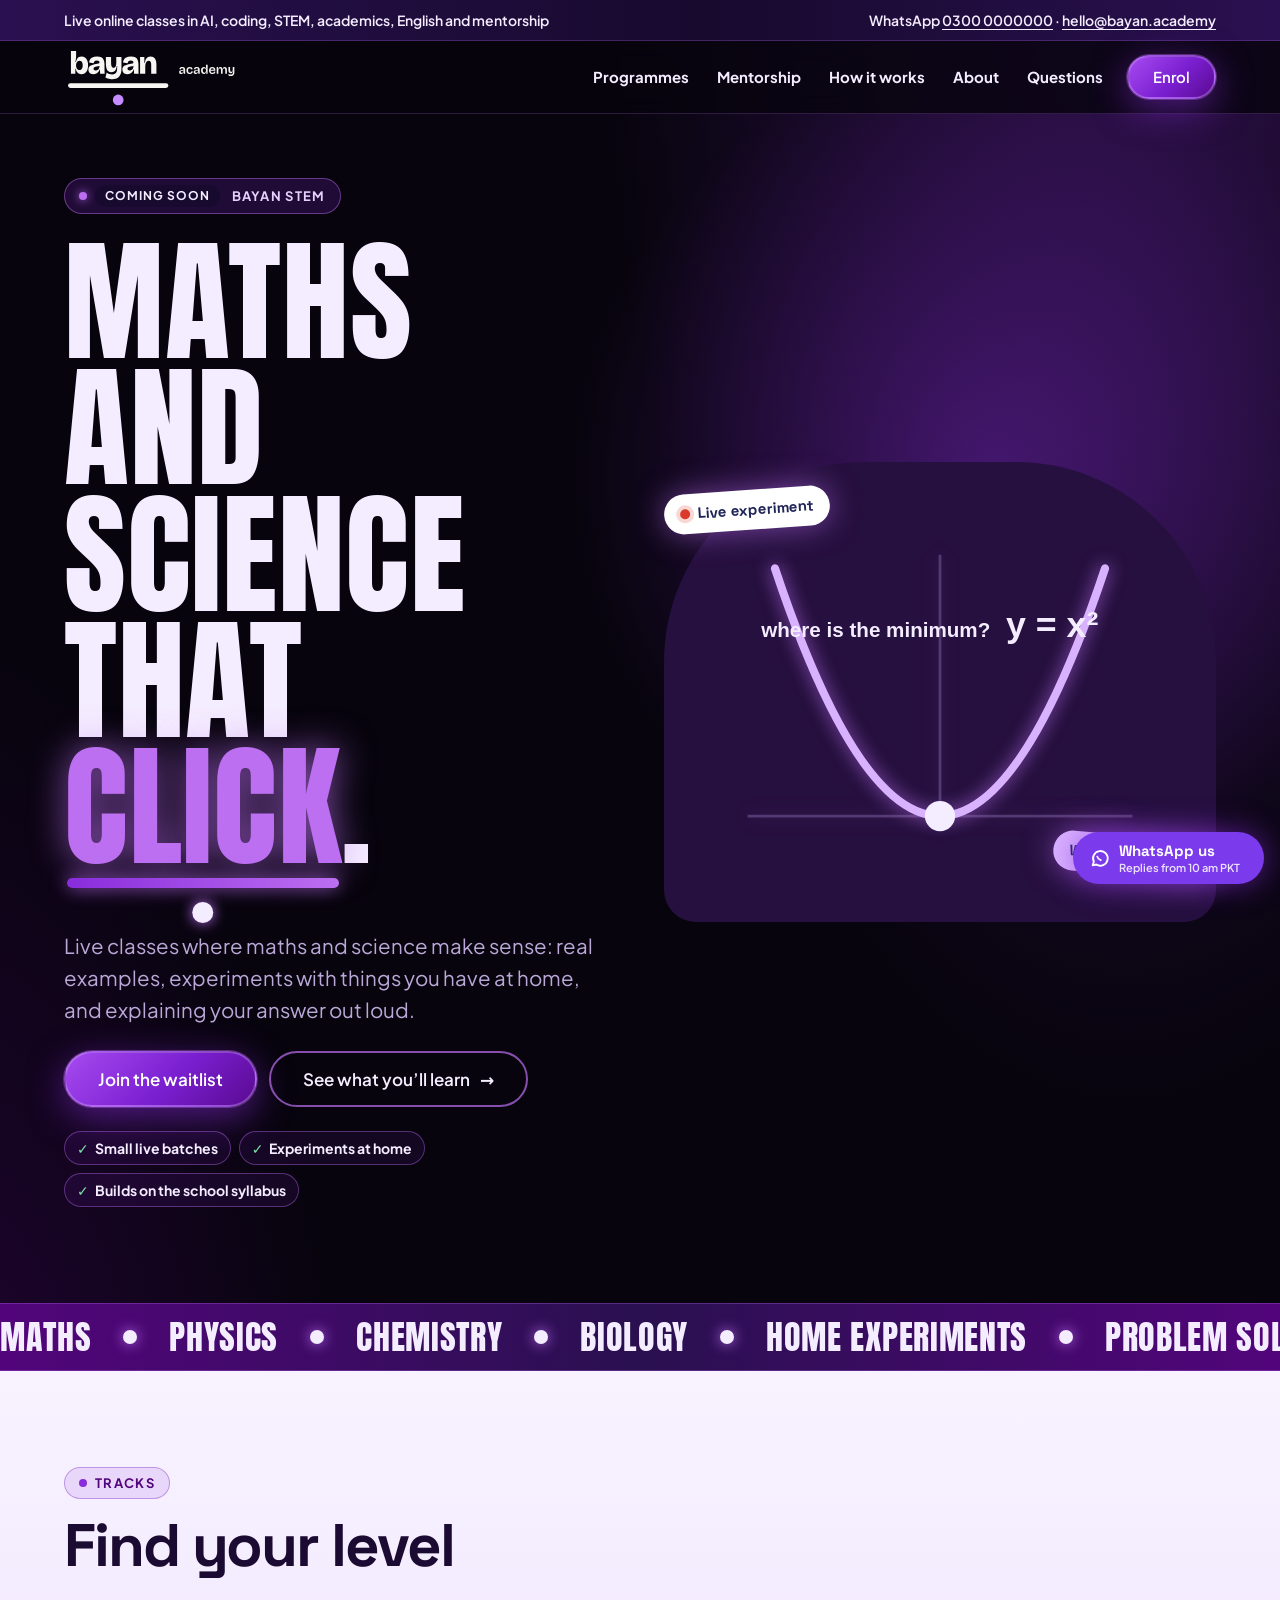
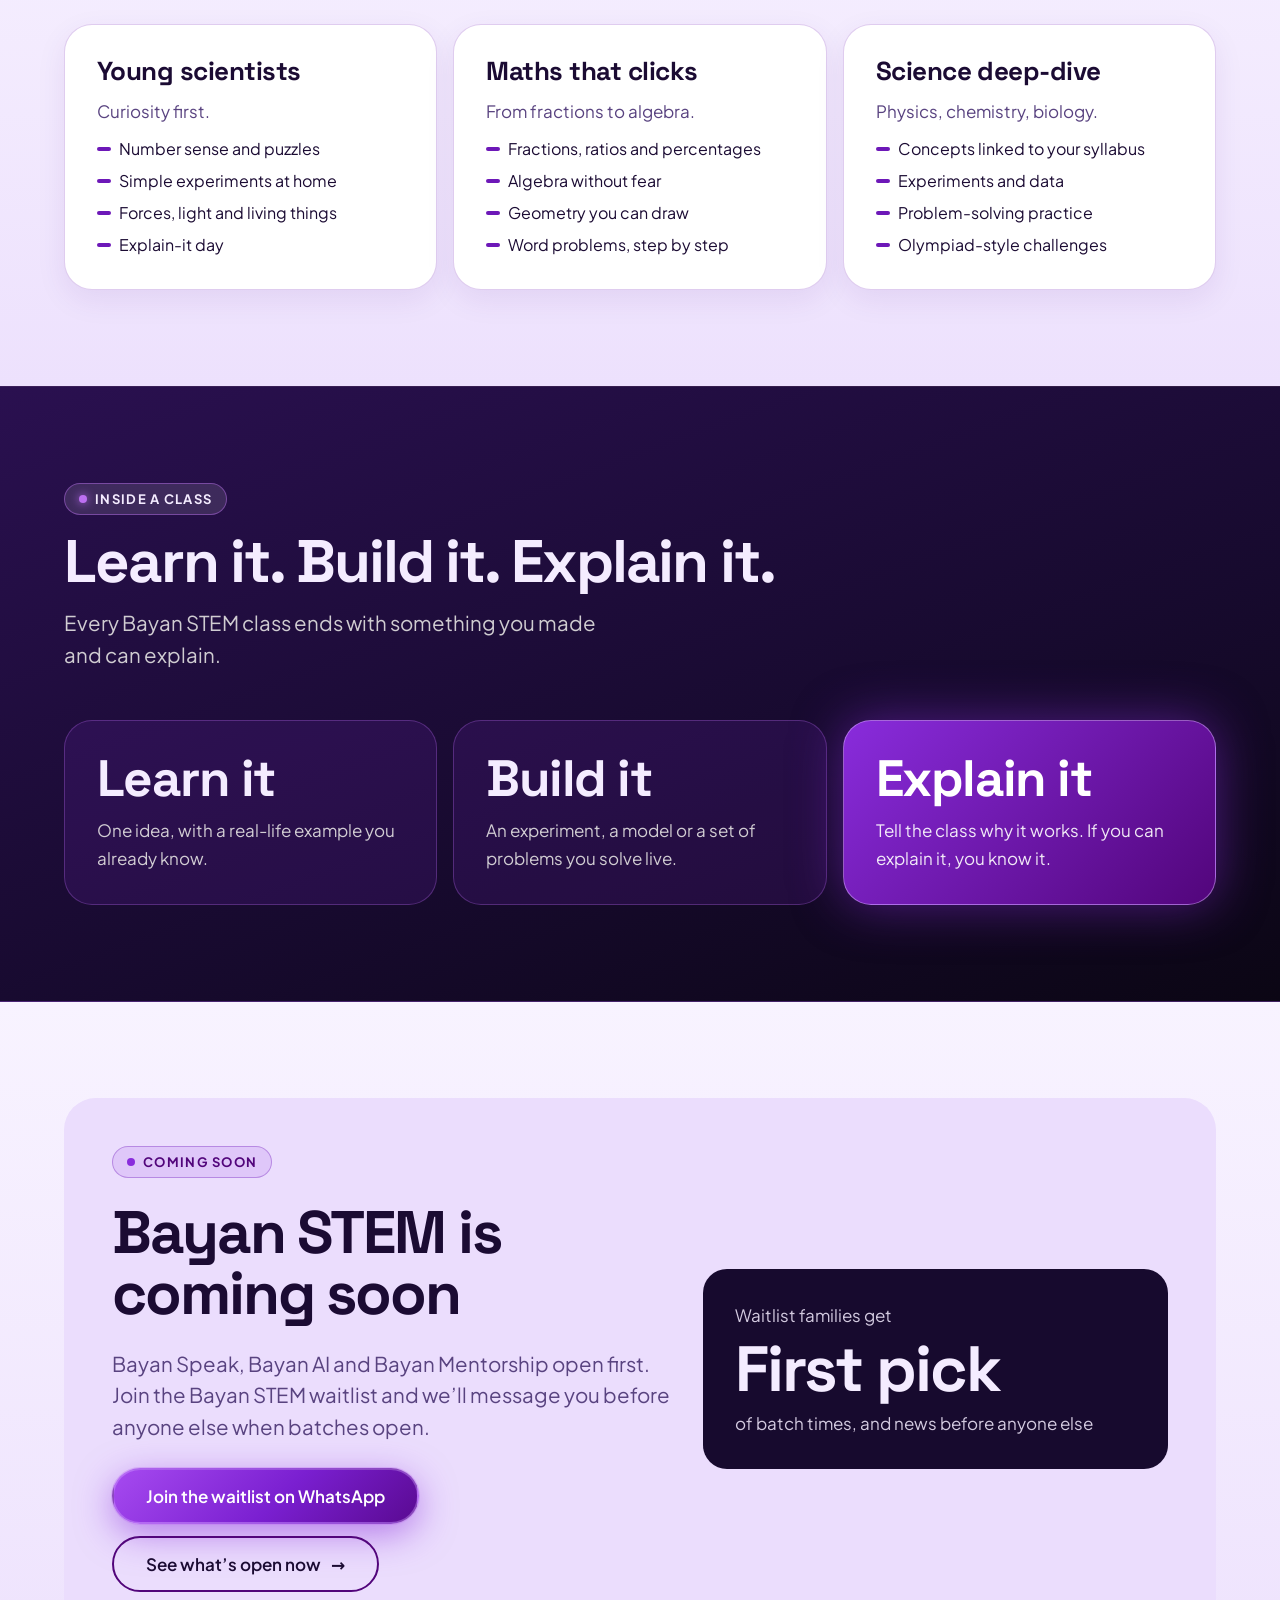
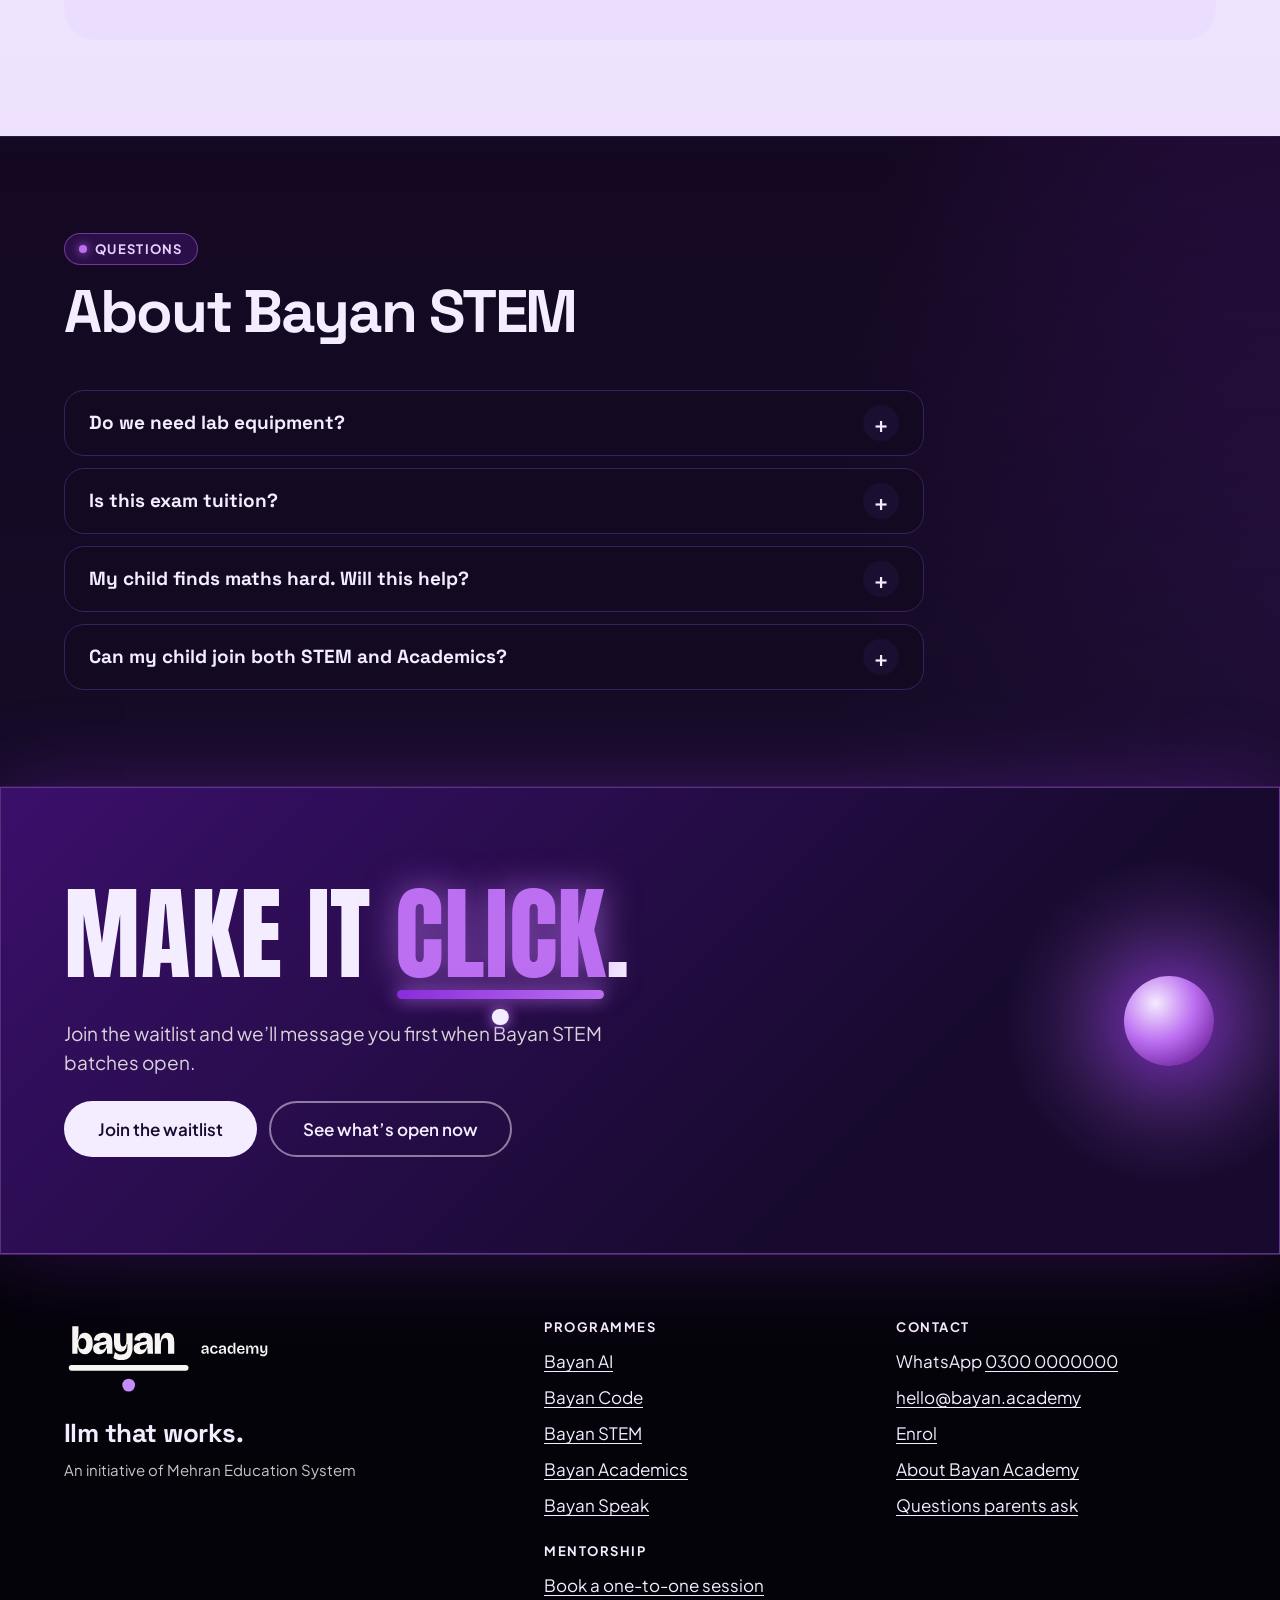
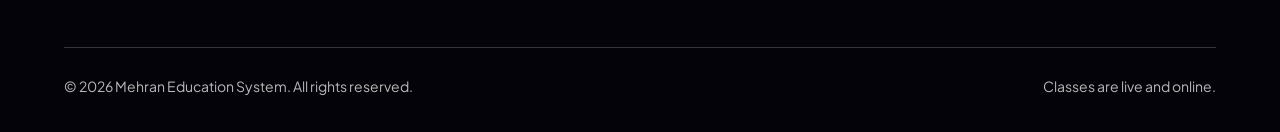
<file: stem.html>
<!doctype html>
<html lang="en" class="no-js">
<head>
<meta name="robots" content="noindex, nofollow">
<meta charset="utf-8">
<meta name="viewport" content="width=device-width, initial-scale=1, viewport-fit=cover">
<title>Bayan STEM · Bayan Academy</title>
<meta name="description" content="Bayan STEM: live maths and science classes with home experiments and problem solving.">
<meta name="theme-color" content="#07040D">
<meta name="color-scheme" content="dark">
<meta property="og:title" content="Bayan STEM · Bayan Academy">
<meta property="og:description" content="Live classes where maths and science make sense: real examples, experiments with things you have at home, and explaining your answer out loud.">
<meta property="og:image" content="assets/img/bayan-academy-profile.png">
<link rel="icon" href="assets/img/favicon.svg" type="image/svg+xml">
<link rel="apple-touch-icon" href="assets/img/bayan-academy-profile.png">
<link rel="preload" href="assets/fonts/space-grotesk-latin.woff2" as="font" type="font/woff2" crossorigin>
<link rel="preload" href="assets/fonts/plus-jakarta-sans-latin.woff2" as="font" type="font/woff2" crossorigin>
<link rel="stylesheet" href="assets/css/tokens.css">
<link rel="stylesheet" href="assets/css/components.css">
<link rel="stylesheet" href="assets/css/site.css">
</head>
<body>
<!-- Generated by _tools/build_programmes.py: edit the data there, not this file. -->
<!-- header -->
<a class="skip" href="#main">Skip to content</a>
<div class="topbar">
  <div class="wrap">
    <span>Live online classes in AI, coding, STEM, academics, English and mentorship</span>
    <span>WhatsApp <a href="https://wa.me/923000000000" data-todo="real WhatsApp number">0300 0000000</a><span class="hide-sm"> · <a href="mailto:hello@bayan.academy" data-todo="real email">hello@bayan.academy</a></span></span>
  </div>
</div>
<header class="site-header">
  <div class="wrap">
    <a class="brand-link" href="index.html" aria-label="Bayan Academy home">
      <img class="on-light" src="assets/img/bayan-academy-lockup.svg" alt="Bayan Academy" width="328" height="120">
      <img class="on-dark" src="assets/img/bayan-academy-lockup-reversed.svg" alt="Bayan Academy" width="328" height="120">
    </a>
    <button class="menu-toggle" type="button" aria-expanded="false" aria-controls="site-nav"><span class="bars" aria-hidden="true"><span></span><span></span><span></span></span>Menu</button>
    <nav id="site-nav" class="site-nav" aria-label="Main">
      <a href="index.html#programmes">Programmes</a>
      <a href="mentorship.html">Mentorship</a>
      <a href="index.html#method">How it works</a>
      <a href="about.html">About</a>
      <a href="index.html#faq">Questions</a>
      <a class="btn btn--primary" href="enrol.html">Enrol</a>
    </nav>
  </div>
</header>
<!-- /header -->

<main id="main">
  <section class="hero">
    <div class="wrap hero__grid">
      <div class="hero__copy">
        <span class="kicker"><span class="soon-badge">Coming soon</span> Bayan STEM</span>
        <h1 class="bigger">Maths and science that <span class="mark-word">click</span>.</h1>
        <p class="lead">Live classes where maths and science make sense: real examples, experiments with things you have at home, and explaining your answer out loud.</p>
        <div class="hero__actions">
          <a class="btn btn--primary btn--lg" href="https://wa.me/923000000000?text=Assalamu%20alaikum.%20Please%20add%20me%20to%20the%20waitlist%20for%20Bayan%20STEM." data-todo="real WhatsApp number">Join the waitlist</a>
          <a class="btn btn--secondary btn--lg arrow" href="#tracks">See what you’ll learn</a>
        </div>
        <div class="hero__proof"><span>Small live batches</span><span>Experiments at home</span><span>Builds on the school syllabus</span></div>
      </div>
      <div class="viz-hero viz-hero--stem" aria-hidden="true">
        <div class="viz-graph"><svg viewBox="0 0 320 220" role="presentation"><path d="M20 200 H300 M160 210 V10" stroke="#1F2457" stroke-opacity=".25" stroke-width="2"/><path d="M40 20 Q160 380 280 20" fill="none" stroke="#1F2457" stroke-width="6" stroke-linecap="round"/><circle cx="160" cy="200" r="11" fill="#FFB23F"/><text x="208" y="70" font-family="Bricolage Grotesque, sans-serif" font-weight="800" font-size="26" fill="#1F2457">y = x²</text><text x="30" y="70" font-family="Figtree, sans-serif" font-weight="700" font-size="15" fill="#4D5277">where is the minimum?</text></svg></div>
        <span class="sticker sticker--live">Live experiment</span>
        <span class="sticker sticker--firozi">Why does it work?</span>
      </div>
    </div>
  </section>

  <div class="ticker" aria-hidden="true">
    <div class="ticker__track"><span>Maths</span><span>Physics</span><span>Chemistry</span><span>Biology</span><span>Home experiments</span><span>Problem solving</span><span>Maths</span><span>Physics</span><span>Chemistry</span><span>Biology</span><span>Home experiments</span><span>Problem solving</span></div>
  </div>

  <section class="section section--light" id="tracks">
    <div class="wrap">
      <div class="section-head">
        <span class="kicker">Tracks</span>
        <h2 class="h2">Find your level</h2>
      </div>
      <div class="tracks" data-todo="confirm tracks and topics">
        <article class="track"><h3>Young scientists</h3><p>Curiosity first.</p><ul><li>Number sense and puzzles</li><li>Simple experiments at home</li><li>Forces, light and living things</li><li>Explain-it day</li></ul></article>
        <article class="track"><h3>Maths that clicks</h3><p>From fractions to algebra.</p><ul><li>Fractions, ratios and percentages</li><li>Algebra without fear</li><li>Geometry you can draw</li><li>Word problems, step by step</li></ul></article>
        <article class="track"><h3>Science deep-dive</h3><p>Physics, chemistry, biology.</p><ul><li>Concepts linked to your syllabus</li><li>Experiments and data</li><li>Problem-solving practice</li><li>Olympiad-style challenges</li></ul></article>
      </div>
    </div>
  </section>

  <section class="section section--ink on-ink" id="method">
    <div class="wrap">
      <div class="section-head">
        <span class="kicker">Inside a class</span>
        <h2 class="h2">Learn it. Build it. Explain it.</h2>
        <p class="lead">Every Bayan STEM class ends with something you made and can explain.</p>
      </div>
      <ol class="method">
        <li><b>Learn it</b><p>One idea, with a real-life example you already know.</p></li>
        <li><b>Build it</b><p>An experiment, a model or a set of problems you solve live.</p></li>
        <li><b>Explain it</b><p>Tell the class why it works. If you can explain it, you know it.</p></li>
      </ol>
    </div>
  </section>

  <section class="section section--light" id="waitlist">
    <div class="wrap">
      <div class="launch">
        <div class="split__copy">
          <span class="kicker">Coming soon</span>
          <h2 class="h2">Bayan STEM is coming soon</h2>
          <p class="lead">Bayan Speak, Bayan AI and Bayan Mentorship open first. Join the Bayan STEM waitlist and we’ll message you before anyone else when batches open.</p>
          <div class="hero__actions"><a class="btn btn--primary btn--lg" href="https://wa.me/923000000000?text=Assalamu%20alaikum.%20Please%20add%20me%20to%20the%20waitlist%20for%20Bayan%20STEM." data-todo="real WhatsApp number">Join the waitlist on WhatsApp</a><a class="btn btn--secondary btn--lg arrow" href="index.html#programmes">See what’s open now</a></div>
        </div>
        <div class="launch__price"><span>Waitlist families get</span><b>First pick</b><span>of batch times, and news before anyone else</span></div>
      </div>
    </div>
  </section>

  <section class="section section--tint" id="faq">
    <div class="wrap">
      <div class="section-head">
        <span class="kicker">Questions</span>
        <h2 class="h2">About Bayan STEM</h2>
      </div>
      <div class="faq">
        <details><summary>Do we need lab equipment?</summary><div><p>No. Experiments use everyday things: bottles, balloons, salt, torches. We send the list before each class.</p></div></details>
        <details><summary>Is this exam tuition?</summary><div><p>No. Bayan STEM builds understanding that helps at school. For board exam preparation, see Bayan Academics.</p></div></details>
        <details><summary>My child finds maths hard. Will this help?</summary><div><p>That’s who it’s for. Small batches mean the teacher can slow down and explain again.</p></div></details>
        <details><summary>Can my child join both STEM and Academics?</summary><div><p>Yes. Many students use STEM for understanding and Academics for exam practice.</p></div></details>
      </div>
    </div>
  </section>

  <section class="cta">
    <span class="cta__deco" aria-hidden="true"></span>
    <div class="wrap">
      <h2 class="big">Make it <span class="mark-word">click</span>.</h2>
      <p>Join the waitlist and we’ll message you first when Bayan STEM batches open.</p>
      <div class="hero__actions">
        <a class="btn btn--cotton btn--lg" href="https://wa.me/923000000000?text=Assalamu%20alaikum.%20Please%20add%20me%20to%20the%20waitlist%20for%20Bayan%20STEM." data-todo="real WhatsApp number">Join the waitlist</a>
        <a class="btn btn--ghost-cotton btn--lg" href="index.html#programmes">See what’s open now</a>
      </div>
    </div>
  </section>
</main>

<!-- footer -->
<footer class="site-footer">
  <div class="wrap">
    <div class="footer-grid">
      <div>
        <img src="assets/img/bayan-academy-lockup-reversed.svg" alt="Bayan Academy" width="328" height="120">
        <p class="footer-tagline">Ilm that works.</p>
        <p class="footer-endorse">An initiative of Mehran Education System</p>
      </div>
      <div>
        <h2>Programmes</h2>
        <ul>
          <li><a href="ai.html">Bayan AI</a></li>
          <li><a href="code.html">Bayan Code</a></li>
          <li><a href="stem.html">Bayan STEM</a></li>
          <li><a href="academics.html">Bayan Academics</a></li>
          <li><a href="speak.html">Bayan Speak</a></li>
        </ul>
        <h2 style="margin-top:var(--space-5)">Mentorship</h2>
        <ul>
          <li><a href="mentorship.html">Book a one-to-one session</a></li>
        </ul>
      </div>
      <div>
        <h2>Contact</h2>
        <ul>
          <li>WhatsApp <a href="https://wa.me/923000000000" data-todo="real WhatsApp number">0300 0000000</a></li>
          <li><a href="mailto:hello@bayan.academy" data-todo="real email">hello@bayan.academy</a></li>
                    <li><a href="enrol.html">Enrol</a></li>
          <li><a href="about.html">About Bayan Academy</a></li>
          <li><a href="index.html#faq">Questions parents ask</a></li>
        </ul>
      </div>
    </div>
    <div class="footer-base">
      <span>© <span data-year>2026</span> Mehran Education System. All rights reserved.</span>
      <span>Classes are live and online.</span>
    </div>
  </div>
</footer>
<a class="wa-float" href="https://wa.me/923000000000" aria-label="Ask Bayan Academy on WhatsApp">
  <svg viewBox="0 0 24 24" aria-hidden="true"><path fill="none" stroke="currentColor" stroke-width="2" stroke-linecap="round" stroke-linejoin="round" d="M4 20l1.3-3.9A8 8 0 1 1 8 19.1L4 20z"/><path fill="none" stroke="currentColor" stroke-width="2" stroke-linecap="round" d="M9 10.5c.5 1.8 2 3.3 3.8 3.9"/></svg>
  <span>WhatsApp us<small data-todo="confirm reply hours">Replies from 10 am PKT</small></span>
</a>
<script src="assets/js/site.js" defer></script>
<!-- /footer -->
</body>
</html>
</file>
<file: assets/css/tokens.css>
/* Bayan Academy design tokens. Generated from tokens.json by tools/build_tokens.py: edit the JSON, not this file. */

:root {
  color-scheme: light;
  --paper: #F7F6F2;
  --paper-raised: #FFFFFF;
  --tint: #E8E9F3;
  --line: #CFD1E0;
  --ink: #1F2457;
  --ink-muted: #4D5277;
  --brand: #1F2457;
  --brand-strong: #2F3A84;
  --on-brand: #FFFFFF;
  --accent: #FFB23F;
  --on-accent: #1A1206;
  --accent-text: #8A5410;
  --mentor-tint: #FBEBD0;
  --speak: #0E6B72;
  --speak-tint: #DDF0F0;
  --success: #2A7649;
  --danger: #B0402E;
  --focus: #2E56C7;

  --font-display: 'Bricolage Grotesque', 'Figtree', system-ui, sans-serif;
  --font-body: 'Figtree', system-ui, -apple-system, 'Segoe UI', sans-serif;
  --font-urdu: 'Noto Nastaliq Urdu', serif;
  --font-arabic: 'Reem Kufi', sans-serif;

  --space-1: 4px;
  --space-2: 8px;
  --space-3: 12px;
  --space-4: 16px;
  --space-5: 24px;
  --space-6: 32px;
  --space-7: 48px;
  --space-8: 64px;
  --space-9: 96px;

  --radius-sm: 6px;
  --radius-md: 12px;
  --radius-lg: 20px;
  --radius-pill: 999px;

  --focus-ring: 2px solid var(--focus);
  --focus-offset: 2px;
}

[data-theme="dark"] {
  color-scheme: dark;
  --paper: #111327;
  --paper-raised: #1A1D38;
  --tint: #20244A;
  --line: #353A63;
  --ink: #EEEFF6;
  --ink-muted: #AEB2CC;
  --brand: #DDE0F2;
  --brand-strong: #9AA6EE;
  --on-brand: #111327;
  --accent: #FFB23F;
  --on-accent: #1A1206;
  --accent-text: #F3BE6A;
  --mentor-tint: #3A2A12;
  --speak: #6FCBCF;
  --speak-tint: #12323A;
  --success: #6FCB95;
  --danger: #F08A77;
  --focus: #8FA8F0;
}

@media (prefers-color-scheme: dark) {
  :root:not([data-theme="light"]) {
    color-scheme: dark;
    --paper: #111327;
    --paper-raised: #1A1D38;
    --tint: #20244A;
    --line: #353A63;
    --ink: #EEEFF6;
    --ink-muted: #AEB2CC;
    --brand: #DDE0F2;
    --brand-strong: #9AA6EE;
    --on-brand: #111327;
    --accent: #FFB23F;
    --on-accent: #1A1206;
    --accent-text: #F3BE6A;
    --mentor-tint: #3A2A12;
    --speak: #6FCBCF;
    --speak-tint: #12323A;
    --success: #6FCB95;
    --danger: #F08A77;
    --focus: #8FA8F0;
  }
}

/* Type styles: one class per style. */
.t-display-xl { font: 800 64px/64px var(--font-display); letter-spacing: -0.02em; }
.t-display-l { font: 800 44px/48px var(--font-display); letter-spacing: -0.02em; }
.t-heading { font: 700 28px/34px var(--font-display); }
.t-subheading { font: 650 20px/28px var(--font-display); }
.t-body-l { font: 400 18px/29px var(--font-body); }
.t-body { font: 400 16px/26px var(--font-body); }
.t-label { font: 600 15px/20px var(--font-body); }
.t-small { font: 400 14px/21px var(--font-body); }
.t-eyebrow { font: 700 12px/16px var(--font-body); letter-spacing: 0.14em; text-transform: uppercase; }
.t-urdu { font: 400 20px/40px var(--font-urdu); direction: rtl; }
.t-arabic-name { font: 700 1em/1.2 var(--font-arabic); direction: rtl; }

/* Display sizes step down on narrow screens so headlines never overflow a phone. */
@media (max-width: 600px) {
  .t-display-xl { font-size: 44px; line-height: 48px; }
  .t-display-l { font-size: 36px; line-height: 40px; }
}
</file>
<file: assets/css/components.css>
/*
  Bayan Academy components. Requires tokens/tokens.css.
  Every colour, size and radius here is a token; the only literal colours are
  inside .social, whose templates are fixed artwork and never follow the theme.
*/

/* ---------- Logo (inline SVG via <use>) ---------- */
.logo {
  --logo-type: var(--ink);
  --logo-line: var(--brand);
  --logo-dot: var(--accent);
  display: block;
  height: auto;
}
.logo--reversed { --logo-type: #F7F6F2; --logo-line: #F7F6F2; --logo-dot: #FFB23F; }
.logo--mono { --logo-type: #1F2457; --logo-line: #1F2457; --logo-dot: #1F2457; }

/* ---------- Buttons ---------- */
.btn {
  display: inline-flex;
  align-items: center;
  justify-content: center;
  gap: var(--space-2);
  min-height: 44px;
  padding: var(--space-3) var(--space-5);
  border: 2px solid transparent;
  border-radius: var(--radius-md);
  font: 600 15px/20px var(--font-body);
  text-decoration: none;
  cursor: pointer;
  transition: background-color 120ms ease, border-color 120ms ease, color 120ms ease;
}
.btn:focus-visible,
.tag:focus-visible,
a:focus-visible,
button:focus-visible {
  outline: var(--focus-ring);
  outline-offset: var(--focus-offset);
}
.btn[disabled],
.btn[aria-disabled="true"] { opacity: 0.5; cursor: not-allowed; }

/* Primary: the main action on a screen that is not an enrolment. */
.btn--primary { background: var(--brand-strong); color: var(--on-brand); }
.btn--primary:hover { background: color-mix(in srgb, var(--brand-strong), #000 14%); }

/* Accent: "Enrol" only, at most one per screen. */
.btn--accent { background: var(--accent); color: var(--on-accent); }
.btn--accent:hover { background: color-mix(in srgb, var(--accent), #000 10%); }

/* Secondary: an alternative next to a primary or accent button. */
.btn--secondary { background: transparent; color: var(--ink); border-color: var(--brand-strong); }
.btn--secondary:hover { background: var(--tint); }

/* Text: low-emphasis actions and inline links that behave like buttons. */
.btn--text {
  min-height: 44px;
  padding: var(--space-3) var(--space-1);
  background: transparent;
  color: var(--brand-strong);
  text-decoration: underline;
  text-decoration-thickness: 2px;
  text-underline-offset: 6px;
}
.btn--text:hover { text-decoration-color: var(--accent); }

/* ---------- Tags ---------- */
.tag {
  display: inline-flex;
  align-items: center;
  gap: 6px;
  padding: var(--space-1) 10px;
  border-radius: var(--radius-pill);
  font: 600 14px/20px var(--font-body);
  white-space: nowrap;
}
.tag--mentorship { background: var(--mentor-tint); color: var(--accent-text); }
.tag--speak { background: var(--speak-tint); color: var(--speak); }
.tag--age { background: var(--tint); color: var(--ink); }
.tag--open { background: var(--tint); color: var(--success); }
.tag--full { background: var(--tint); color: var(--ink-muted); }
/* Status tags always say "Batch open" / "Batch full" in words; the dot is a second cue, not the only one. */
.tag--open::before,
.tag--full::before {
  content: "";
  width: 8px;
  height: 8px;
  border-radius: 50%;
  background: currentColor;
}
.tag--full::before { background: transparent; box-shadow: inset 0 0 0 2px currentColor; }

/* ---------- Placeholder flag (for fees and sample content) ---------- */
.placeholder-flag {
  display: inline-block;
  padding: 2px var(--space-2);
  border: 1.5px dashed var(--danger);
  border-radius: var(--radius-sm);
  color: var(--danger);
  font: 700 12px/16px var(--font-body);
  letter-spacing: 0.14em;
  text-transform: uppercase;
}

/* ---------- Programme card ---------- */
.programme-card {
  --programme-tint: var(--tint);
  --programme-text: var(--ink);
  display: flex;
  flex-direction: column;
  overflow: hidden;
  background: var(--paper-raised);
  border: 1px solid var(--line);
  border-radius: var(--radius-lg);
  color: var(--ink);
}
.programme-card--mentorship { --programme-tint: var(--mentor-tint); --programme-text: var(--accent-text); }
.programme-card--speak { --programme-tint: var(--speak-tint); --programme-text: var(--speak); }

.programme-card__head {
  padding: var(--space-5) var(--space-5) var(--space-4);
  background: var(--programme-tint);
}
.programme-card__eyebrow {
  margin: 0 0 var(--space-2);
  color: var(--programme-text);
  font: 700 12px/16px var(--font-body);
  letter-spacing: 0.14em;
  text-transform: uppercase;
}
.programme-card__title { margin: 0; font: 700 28px/34px var(--font-display); color: var(--ink); }
.programme-card__body {
  display: flex;
  flex: 1;
  flex-direction: column;
  gap: var(--space-4);
  padding: var(--space-5);
}
.programme-card__body p { margin: 0; font: 400 16px/26px var(--font-body); }
.programme-card__facts {
  display: grid;
  gap: var(--space-2);
  margin: 0;
  padding: 0;
  list-style: none;
  font: 400 15px/22px var(--font-body);
}
.programme-card__facts li { display: flex; gap: var(--space-2); }
.programme-card__facts li::before {
  content: "";
  flex: none;
  width: 12px;
  height: 3px;
  margin-top: 10px;
  border-radius: 2px;
  background: var(--brand);
}
.programme-card__tags { display: flex; flex-wrap: wrap; gap: var(--space-2); }
.programme-card__fee {
  display: flex;
  flex-wrap: wrap;
  align-items: baseline;
  gap: var(--space-2);
  padding-top: var(--space-4);
  border-top: 1px solid var(--line);
}
.programme-card__amount { font: 700 20px/28px var(--font-display); }
.programme-card__per { color: var(--ink-muted); font: 400 14px/21px var(--font-body); }
.programme-card__actions { display: flex; flex-wrap: wrap; align-items: center; gap: var(--space-3); margin-top: auto; }

/* Mehran Framework stepper (used in the Bayan Mentorship card and page) */
.framework {
  display: flex;
  flex-wrap: wrap;
  gap: var(--space-1) var(--space-2);
  margin: 0;
  padding: 0;
  list-style: none;
  font: 600 14px/20px var(--font-body);
}
.framework li { display: inline-flex; align-items: center; gap: var(--space-2); }
.framework li:not(:last-child)::after { content: "→"; color: var(--ink-muted); font-weight: 400; }

/* ---------- Testimonial ---------- */
.testimonial {
  margin: 0;
  padding: var(--space-6);
  background: var(--paper-raised);
  border: 1px solid var(--line);
  border-radius: var(--radius-lg);
}
.testimonial__rule { display: block; width: 56px; height: 28px; margin-bottom: var(--space-4); }
.testimonial blockquote { margin: 0; font: 650 20px/28px var(--font-display); color: var(--ink); }
.testimonial figcaption {
  display: flex;
  flex-wrap: wrap;
  align-items: center;
  gap: var(--space-2) var(--space-3);
  margin-top: var(--space-5);
  color: var(--ink-muted);
  font: 400 14px/21px var(--font-body);
}
.testimonial figcaption strong { color: var(--ink); font-weight: 600; }

/* ---------- Underline motif: the ب line and dot under the word that matters ---------- */
.mark-word {
  position: relative;
  display: inline-block;
  padding-bottom: 0.32em;
  margin-bottom: -0.32em;
}
.mark-word::before {
  content: "";
  position: absolute;
  left: 0.02em;
  right: 0.02em;
  bottom: 0.18em;
  height: 0.09em;
  border-radius: 1em;
  background: var(--mark-line, var(--brand));
}
.mark-word::after {
  content: "";
  position: absolute;
  left: 50%;
  bottom: -0.06em;
  width: 0.17em;
  height: 0.17em;
  border-radius: 50%;
  background: var(--accent);
  transform: translateX(-50%);
}

/* ---------- Social templates (fixed artwork; do not theme) ---------- */
.social {
  --s-indigo: #1F2457;
  --s-paper: #F7F6F2;
  --s-saffron: #FFB23F;
  --s-tint: #E8E9F3;
  --s-speak: #0E6B72;
  --s-speak-tint: #DDF0F0;
  --s-mentor-tint: #FBEBD0;
  --s-mentor-text: #8A5410;
  position: relative;
  container-type: inline-size;
  overflow: hidden;
  width: 100%;
  border-radius: var(--radius-lg);
  box-shadow: 0 0 0 1px var(--line);
  color-scheme: light;
}
/* All sizes are in cqw so the template scales: 1cqw = 10.8px on a 1080px-wide export. */
.social--post { aspect-ratio: 4 / 5; background: var(--s-paper); color: var(--s-indigo); }
.social--reel { aspect-ratio: 9 / 16; background: var(--s-indigo); color: var(--s-paper); }

.social__inner {
  position: absolute;
  inset: 0;
  display: flex;
  flex-direction: column;
  padding: 7.4cqw;
}
.social__eyebrow {
  align-self: flex-start;
  padding: 1.1cqw 2.6cqw;
  border-radius: 99cqw;
  font: 700 2.6cqw/1.2 var(--font-body);
  letter-spacing: 0.14em;
  text-transform: uppercase;
}
.social--post .social__eyebrow { background: var(--s-speak-tint); color: var(--s-speak); }
.social--reel .social__eyebrow { background: var(--s-mentor-tint); color: var(--s-mentor-text); }
.social__headline {
  margin: auto 0 0;
  font: 800 10.4cqw/1.04 var(--font-display);
  letter-spacing: -0.02em;
  text-wrap: balance;
}
.social--reel .social__headline { margin: auto 0; font-size: 11.8cqw; text-align: center; }
/* Underline only a word on the last line of a headline: the dot needs the space below it. */
.social__headline .mark-word { --mark-line: var(--s-indigo); }
.social--reel .social__headline .mark-word { --mark-line: var(--s-paper); }
.social__body { margin: 6cqw 0 0; font: 400 3.7cqw/1.45 var(--font-body); max-width: 80%; }
.social__foot {
  display: flex;
  align-items: flex-end;
  justify-content: space-between;
  gap: 3cqw;
  margin-top: 6cqw;
  padding-top: 3.4cqw;
  border-top: 0.28cqw solid currentColor;
}
.social__foot .logo { width: 32cqw; }
.social__endorse { margin: 0; font: 400 2.4cqw/1.35 var(--font-body); text-align: right; max-width: 40%; }
.social--reel .social__top { display: flex; justify-content: center; }
.social--reel .social__top .logo { width: 44cqw; }
.social--reel .social__foot { justify-content: center; border-top: 0; flex-direction: column; align-items: center; text-align: center; }
.social--reel .social__endorse { text-align: center; max-width: none; font-size: 2.8cqw; }
.social--reel .social__foot .social__eyebrow { align-self: center; }
.social__tagline { margin: 0; font: 650 4.4cqw/1.3 var(--font-display); }

/* Reel cover guide: the profile grid shows the centre 3:4 of a 9:16 cover. Keep type inside it. */
.social__guide {
  position: absolute;
  left: 0;
  right: 0;
  top: 12.5%;
  bottom: 12.5%;
  border-block: 0.4cqw dashed var(--s-saffron);
  pointer-events: none;
}
.social__guide span {
  position: absolute;
  top: 1cqw;
  right: 2cqw;
  color: var(--s-saffron);
  font: 700 2.2cqw/1 var(--font-body);
  letter-spacing: 0.1em;
  text-transform: uppercase;
}
.social--reel .social__inner { padding: 27cqw 8cqw; }
.hide-guides .social__guide { display: none; }

@media (prefers-reduced-motion: reduce) {
  .btn { transition: none; }
}
</file>
<file: assets/css/site.css>
/*
  Bayan Academy website, "young and energetic" direction.
  Loads after tokens.css and components.css (copied from bayan-academy-brand/).
  Big type, real photos, colour blocks in indigo, firozi and pale saffron.
  Saffron itself stays for the logo dot, the ب motif and Enrol buttons only.
  Fixed colours (used whatever the theme) are the logo ground and photo-frame stickers.
*/

@font-face { font-family: 'Noto Nastaliq Urdu'; font-weight: 400 700; font-display: swap; src: url(../fonts/noto-nastaliq-urdu.woff2) format('woff2'); }
@font-face { font-family: 'Space Grotesk'; font-weight: 300 700; font-display: swap; src: url(../fonts/space-grotesk-latin.woff2) format('woff2'); }
@font-face { font-family: 'Anton'; font-weight: 400; font-display: swap; src: url(../fonts/anton-latin.woff2) format('woff2'); }
@font-face { font-family: 'Plus Jakarta Sans'; font-weight: 200 800; font-display: swap; src: url(../fonts/plus-jakarta-sans-latin.woff2) format('woff2'); }
@font-face { font-family: 'Reem Kufi'; font-weight: 700; font-display: swap; src: url(../fonts/reem-kufi-700.woff2) format('woff2'); }

:root {
  --indigo: #1F2457;        /* Ajrak indigo, the logo ground */
  --indigo-2: #2F3A84;      /* one step lighter, for bands next to the footer */
  --cotton: #F7F6F2;        /* paper on indigo */
  --saffron: #FFB23F;
  --firozi: #0E6B72;
  --firozi-bright: #7FD3D0; /* sticker fill on photos; indigo text on it */
  --sun: #FBEBD0;           /* pale saffron (mentor-tint, light) as a fixed sticker fill */
  --header-h: 72px;
  --big: clamp(44px, 7.4vw, 96px);
  --bigger: clamp(52px, 9vw, 120px);
}

/* ---------- Base ---------- */
*, *::before, *::after { box-sizing: border-box; }
[hidden] { display: none !important; }
html { -webkit-text-size-adjust: 100%; scroll-behavior: smooth; scroll-padding-top: calc(var(--header-h) + var(--space-4)); }
body { margin: 0; background: var(--paper); color: var(--ink); font: 400 17px/28px var(--font-body); overflow-wrap: break-word; }
img, svg { max-width: 100%; height: auto; }
h1, h2, h3, h4 { margin: 0; color: inherit; text-wrap: balance; }
p, ul, ol, dl, figure, blockquote { margin: 0; }
a { color: var(--brand-strong); text-underline-offset: 3px; }
:focus-visible { outline: var(--focus-ring); outline-offset: var(--focus-offset); }
@media (prefers-reduced-motion: reduce) { html { scroll-behavior: auto; } }

.wrap { width: 100%; max-width: 1200px; margin: 0 auto; padding-left: max(var(--space-5), env(safe-area-inset-left, 0px)); padding-right: max(var(--space-5), env(safe-area-inset-right, 0px)); }
@media (max-width: 600px) { .wrap { padding-left: max(var(--space-4), env(safe-area-inset-left, 0px)); padding-right: max(var(--space-4), env(safe-area-inset-right, 0px)); } }
.muted { color: var(--ink-muted); }
/* Hidden above the page (not to the side), so right-to-left pages never scroll sideways. */
.skip { position: absolute; top: -200px; inset-inline-start: var(--space-4); z-index: 20; padding: var(--space-2) var(--space-4); background: var(--paper-raised); border-radius: var(--radius-md); }
.skip:focus { top: var(--space-2); }

.big { font: 800 var(--big)/0.95 var(--font-display); letter-spacing: -0.035em; }
.bigger { font: 800 var(--bigger)/0.92 var(--font-display); letter-spacing: -0.04em; }
.h2 { font: 800 clamp(34px, 5vw, 60px)/1 var(--font-display); letter-spacing: -0.03em; }
.lead { font: 400 clamp(18px, 1.6vw, 21px)/1.55 var(--font-body); color: var(--ink-muted); max-width: 560px; }
.kicker {
  display: inline-flex; align-items: center; gap: var(--space-2);
  padding: 6px 14px; border-radius: var(--radius-pill);
  background: var(--tint); color: var(--ink);
  font: 700 13px/18px var(--font-body); letter-spacing: 0.1em; text-transform: uppercase;
}
.kicker::before { content: ""; width: 8px; height: 8px; border-radius: 50%; background: var(--saffron); }
.on-ink .kicker { background: rgb(247 246 242 / 0.12); color: var(--cotton); }

/* ---------- Buttons on top of components.css ---------- */
.btn--lg { min-height: 56px; padding: var(--space-4) var(--space-6); border-radius: var(--radius-pill); font-size: 17px; }
.btn--accent.btn--lg, .btn--primary.btn--lg { box-shadow: 0 6px 0 rgb(17 19 39 / 0.18); }
.btn--accent.btn--lg:active, .btn--primary.btn--lg:active { transform: translateY(3px); box-shadow: 0 3px 0 rgb(17 19 39 / 0.18); }
.btn--cotton { background: var(--cotton); color: var(--indigo); }
.btn--cotton:hover { background: #FFFFFF; }
.btn--ghost-cotton { background: transparent; color: var(--cotton); border-color: rgb(247 246 242 / 0.6); }
.btn--ghost-cotton:hover { background: rgb(247 246 242 / 0.1); }
.arrow::after { content: "→"; margin-left: 2px; transition: transform 120ms ease; }
.arrow:hover::after { transform: translateX(3px); }

/* ---------- Top bar and header ---------- */
.topbar { background: var(--indigo); color: var(--cotton); font: 600 14px/20px var(--font-body); }
.topbar .wrap { display: flex; flex-wrap: wrap; align-items: center; justify-content: space-between; gap: var(--space-1) var(--space-4); min-height: 40px; padding-block: var(--space-2); }
.topbar a { color: var(--cotton); }
@media (max-width: 600px) { .topbar .hide-sm { display: none; } }

body::before { content: ""; position: fixed; inset: 0 0 auto; height: env(safe-area-inset-top, 0px); z-index: 11; background: var(--paper); }
.site-header { position: sticky; top: env(safe-area-inset-top, 0px); z-index: 10; background: color-mix(in srgb, var(--paper) 92%, transparent); backdrop-filter: blur(12px); border-bottom: 1px solid var(--line); }
.site-header .wrap { display: flex; align-items: center; gap: var(--space-5); min-height: var(--header-h); }
.brand-link { display: inline-flex; flex: none; }
.brand-link img { display: block; width: 176px; height: auto; }
.site-nav { display: flex; align-items: center; gap: var(--space-1); margin-left: auto; }
.site-nav a:not(.btn) { display: inline-flex; align-items: center; min-height: 44px; padding: 0 var(--space-3); border-radius: var(--radius-pill); color: var(--ink); font: 700 15px/20px var(--font-body); text-decoration: none; }
.site-nav a:not(.btn):hover { background: var(--tint); }
.site-nav a[aria-current="page"] { background: var(--tint); }
.site-nav .btn { margin-left: var(--space-2); border-radius: var(--radius-pill); min-height: 44px; padding: var(--space-2) var(--space-5); }
.menu-toggle { display: none; }
@media (max-width: 880px) {
  .menu-toggle { display: inline-flex; align-items: center; gap: var(--space-2); margin-left: auto; min-height: 44px; padding: 0 var(--space-4); border: 1.5px solid var(--ink); border-radius: var(--radius-pill); background: transparent; color: var(--ink); font: 700 15px/20px var(--font-body); cursor: pointer; }
  .menu-toggle .bars { display: grid; gap: 4px; width: 18px; }
  .menu-toggle .bars span { height: 2px; border-radius: 2px; background: currentColor; }
  .site-nav { position: absolute; top: 100%; left: 0; right: 0; display: none; flex-direction: column; align-items: stretch; gap: var(--space-1); padding: var(--space-3) max(var(--space-4), env(safe-area-inset-right, 0px)) var(--space-5) max(var(--space-4), env(safe-area-inset-left, 0px)); background: var(--paper); border-bottom: 1px solid var(--line); }
  .site-nav.is-open { display: flex; }
  .site-nav a:not(.btn) { min-height: 52px; font-size: 18px; border-radius: var(--radius-md); }
  .site-nav .btn { margin: var(--space-3) 0 0; min-height: 52px; font-size: 17px; }
}

/* ---------- Hero ---------- */
.hero { position: relative; overflow: hidden; padding-block: var(--space-8) var(--space-9); }
.hero__grid { display: grid; grid-template-columns: minmax(0, 1fr) minmax(0, 1fr); gap: var(--space-7); align-items: center; }
.hero__copy { display: grid; gap: var(--space-5); justify-items: start; }
.hero__copy h1 { padding-bottom: 0.18em; }
.hero__actions { display: flex; flex-wrap: wrap; align-items: center; gap: var(--space-3); }
.hero__proof { display: flex; flex-wrap: wrap; gap: var(--space-2); }
.hero__proof span { display: inline-flex; align-items: center; gap: 6px; padding: 6px 12px; border: 1.5px solid var(--line); border-radius: var(--radius-pill); font: 700 14px/20px var(--font-body); }
.hero__proof span::before { content: "✓"; color: var(--success); }
@media (max-width: 920px) { .hero { padding-block: var(--space-6) var(--space-8); } .hero__grid { grid-template-columns: minmax(0, 1fr); gap: var(--space-7); } }

/* ب motif under one word: line, then dot */
.mark-word { position: relative; display: inline-block; padding-bottom: 0.2em; margin-bottom: -0.1em; }
.mark-word::before { content: ""; position: absolute; left: 0.02em; right: 0.02em; bottom: 0.06em; height: 0.08em; border-radius: 1em; background: var(--mark-line, var(--brand)); }
.mark-word::after { content: ""; position: absolute; left: 50%; bottom: -0.2em; width: 0.16em; height: 0.16em; border-radius: 50%; background: var(--saffron); transform: translateX(-50%); }

/* ---------- Photo collage with stickers ---------- */
.collage { position: relative; min-height: 520px; }
.collage__main, .collage__side { position: absolute; overflow: hidden; margin: 0; background: var(--tint); }
.collage__main { inset: 0 8% 14% 0; border-radius: 200px 200px var(--radius-lg) var(--radius-lg); }
.collage__side { right: 0; bottom: 0; width: 46%; aspect-ratio: 1; border-radius: 50%; border: 8px solid var(--paper); }
.collage img { width: 100%; height: 100%; object-fit: cover; display: block; }
.sticker {
  position: absolute; z-index: 2;
  display: inline-flex; align-items: center; gap: var(--space-2);
  padding: 10px 16px; border-radius: var(--radius-pill);
  font: 800 15px/20px var(--font-display); letter-spacing: -0.01em;
  box-shadow: 0 8px 24px rgb(17 19 39 / 0.18);
  color: #1F2457;
}
.sticker--live { background: #FFFFFF; top: 8%; left: -2%; transform: rotate(-4deg); }
.sticker--live::before { content: ""; width: 10px; height: 10px; border-radius: 50%; background: #D93A2B; box-shadow: 0 0 0 4px rgb(217 58 43 / 0.2); }
.sticker--firozi { background: var(--firozi-bright); top: 44%; right: 2%; transform: rotate(5deg); }
.sticker--sun { background: var(--sun); bottom: 22%; left: 4%; transform: rotate(-3deg); }
@media (max-width: 920px) { .collage { min-height: 0; aspect-ratio: 1 / 0.92; } }
@media (max-width: 520px) { .sticker { font-size: 13px; padding: 8px 12px; } .collage__side { border-width: 6px; } .sticker--live { left: 2%; } }

/* ---------- Ticker ---------- */
.ticker { overflow: hidden; background: var(--indigo); color: var(--cotton); }
.ticker__track { display: flex; width: max-content; gap: var(--space-6); padding-block: var(--space-4); animation: ticker 36s linear infinite; }
.ticker span { display: inline-flex; align-items: center; gap: var(--space-6); font: 800 clamp(22px, 3vw, 34px)/1 var(--font-display); letter-spacing: -0.02em; white-space: nowrap; }
.ticker span::after { content: ""; width: 14px; height: 14px; border-radius: 50%; background: var(--saffron); }
@keyframes ticker { to { transform: translateX(-50%); } }
@media (prefers-reduced-motion: reduce) { .ticker__track { animation: none; } }

/* ---------- Sections ---------- */
.section { padding-block: var(--space-9); }
.section--tint { background: var(--tint); }
.section--ink { background: var(--indigo); color: var(--cotton); }
.section--ink .lead { color: rgb(247 246 242 / 0.82); }
.section-head { display: grid; gap: var(--space-4); justify-items: start; max-width: 760px; margin-bottom: var(--space-7); }
@media (max-width: 600px) { .section { padding-block: var(--space-8); } .section-head { margin-bottom: var(--space-6); } }

/* ---------- Programme tiles ---------- */
.tiles { display: grid; grid-template-columns: repeat(2, minmax(0, 1fr)); gap: var(--space-5); }
@media (max-width: 860px) { .tiles { grid-template-columns: minmax(0, 1fr); } }
.tile { position: relative; display: grid; grid-template-rows: auto 1fr; overflow: hidden; border-radius: 32px; color: var(--ink); text-decoration: none; transition: transform 160ms ease; }
.tile:hover { transform: translateY(-4px); }
.tile--mentorship { background: var(--mentor-tint); }
.tile--speak { background: var(--speak-tint); }
.tile__photo { position: relative; aspect-ratio: 16 / 10; overflow: hidden; }
.tile__photo img { width: 100%; height: 100%; object-fit: cover; display: block; transition: transform 400ms ease; }
.tile:hover .tile__photo img { transform: scale(1.04); }
.tile__badge { position: absolute; top: var(--space-4); left: var(--space-4); padding: 8px 14px; border-radius: var(--radius-pill); background: #FFFFFF; color: #1F2457; font: 800 14px/18px var(--font-display); }
.tile__body { display: grid; gap: var(--space-4); align-content: start; padding: var(--space-6); }
.tile__name { font: 800 clamp(32px, 4vw, 46px)/1 var(--font-display); letter-spacing: -0.03em; }
.tile__line { font: 650 20px/28px var(--font-display); }
.tile__facts { display: flex; flex-wrap: wrap; gap: var(--space-2); padding: 0; list-style: none; }
.tile__facts li { padding: 6px 12px; border-radius: var(--radius-pill); background: var(--paper-raised); font: 700 14px/20px var(--font-body); }
.tile__go { display: inline-flex; align-items: center; gap: var(--space-3); font: 800 17px/24px var(--font-display); color: var(--ink); }
.tile__go::after { content: "→"; display: grid; place-items: center; width: 40px; height: 40px; border-radius: 50%; background: var(--ink); color: var(--paper); transition: transform 160ms ease; }
.tile:hover .tile__go::after { transform: translateX(4px); }
@media (prefers-reduced-motion: reduce) { .tile, .tile__photo img, .tile__go::after { transition: none; } }

/* ---------- Reasons (big statements) ---------- */
.reasons { display: grid; grid-template-columns: repeat(3, minmax(0, 1fr)); gap: var(--space-5); }
@media (max-width: 860px) { .reasons { grid-template-columns: minmax(0, 1fr); } }
.reason { display: grid; gap: var(--space-3); align-content: start; padding: var(--space-6); border-radius: 28px; background: var(--paper-raised); border: 1.5px solid var(--line); }
.reason__num { font: 800 64px/0.9 var(--font-display); letter-spacing: -0.04em; color: var(--brand-strong); }
.reason h3 { font: 800 26px/1.1 var(--font-display); letter-spacing: -0.02em; }
.reason p { color: var(--ink-muted); }
.reason--sun { background: var(--mentor-tint); border-color: transparent; }
.reason--firozi { background: var(--speak-tint); border-color: transparent; }

/* ---------- Steps on indigo ---------- */
.steps { display: grid; grid-template-columns: repeat(4, minmax(0, 1fr)); gap: var(--space-4); padding: 0; list-style: none; counter-reset: step; }
.steps li { display: grid; gap: var(--space-3); align-content: start; padding: var(--space-5); border-radius: 24px; background: rgb(247 246 242 / 0.08); counter-increment: step; }
.steps li::before { content: counter(step); display: grid; place-items: center; width: 52px; height: 52px; border-radius: 50%; background: var(--cotton); color: var(--indigo); font: 800 24px/1 var(--font-display); }
.steps h3 { font: 800 22px/1.15 var(--font-display); }
.steps p { color: rgb(247 246 242 / 0.8); font-size: 16px; line-height: 25px; }
@media (max-width: 960px) { .steps { grid-template-columns: repeat(2, minmax(0, 1fr)); } }
@media (max-width: 520px) { .steps { grid-template-columns: minmax(0, 1fr); } }

/* ---------- Intake cards ---------- */
.intakes { display: grid; grid-template-columns: repeat(3, minmax(0, 1fr)); gap: var(--space-4); }
@media (max-width: 960px) { .intakes { grid-template-columns: minmax(0, 1fr); } }
.intake { display: grid; gap: var(--space-3); align-content: start; padding: var(--space-5); border-radius: 24px; background: var(--paper-raised); border: 1.5px solid var(--line); }
.intake__date { display: inline-flex; align-items: baseline; gap: var(--space-2); justify-self: start; padding: 8px 16px; border-radius: var(--radius-pill); background: var(--indigo); color: var(--cotton); }
.intake__date b { font: 800 30px/1 var(--font-display); }
.intake__date span { font: 700 12px/14px var(--font-body); letter-spacing: 0.1em; text-transform: uppercase; }
.intake h3 { font: 800 22px/1.2 var(--font-display); letter-spacing: -0.01em; }
.intake p { color: var(--ink-muted); font-size: 15px; line-height: 22px; }
.intake .tags { display: flex; flex-wrap: wrap; gap: var(--space-2); margin-top: var(--space-2); }

/* ---------- Split with photo ---------- */
.split { display: grid; grid-template-columns: minmax(0, 1fr) minmax(0, 1fr); gap: var(--space-8); align-items: center; }
.split--reverse > :first-child { order: 2; }
@media (max-width: 920px) { .split { grid-template-columns: minmax(0, 1fr); gap: var(--space-6); } .split--reverse > :first-child { order: 0; } }
.split__copy { display: grid; gap: var(--space-5); justify-items: start; }
.photo-frame { position: relative; margin: 0; }
.photo-frame img { display: block; width: 100%; aspect-ratio: 5 / 4; object-fit: cover; border-radius: 32px; }
.photo-frame--arch img { border-radius: 240px 240px 32px 32px; aspect-ratio: 4 / 5; }
.photo-frame .sticker { top: auto; right: auto; bottom: 8%; left: -3%; transform: rotate(-4deg); }
@media (max-width: 520px) { .photo-frame .sticker { left: 4%; } }
.checks { display: grid; gap: var(--space-4); padding: 0; list-style: none; }
.checks li { display: grid; grid-template-columns: 36px minmax(0, 1fr); gap: var(--space-3); align-items: start; }
.checks li::before { content: "✓"; display: grid; place-items: center; width: 36px; height: 36px; border-radius: 50%; background: var(--brand-strong); color: var(--on-brand); font: 800 18px/1 var(--font-body); }
.checks b { display: block; font: 800 20px/1.25 var(--font-display); }
.checks span { color: var(--ink-muted); }

/* ---------- Framework (programme page) ---------- */
.framework-path { display: grid; grid-template-columns: repeat(5, minmax(0, 1fr)); gap: var(--space-3); padding: 0; list-style: none; counter-reset: stage; }
.framework-path li { position: relative; display: grid; gap: var(--space-2); align-content: start; padding: var(--space-5) var(--space-4); border-radius: 24px; background: var(--paper-raised); counter-increment: stage; }
.framework-path li:nth-child(odd) { background: var(--mentor-tint); }
.framework-path li::before { content: counter(stage); font: 800 44px/1 var(--font-display); color: var(--accent-text); }
.framework-path b { font: 800 22px/1.1 var(--font-display); }
.framework-path span { color: var(--ink-muted); font-size: 15px; line-height: 22px; }
@media (max-width: 960px) { .framework-path { grid-template-columns: repeat(2, minmax(0, 1fr)); } }
@media (max-width: 480px) { .framework-path { grid-template-columns: minmax(0, 1fr); } }

/* ---------- Session outline ---------- */
.outline { display: grid; gap: var(--space-3); padding: 0; list-style: none; }
.outline li { display: grid; grid-template-columns: 84px minmax(0, 1fr); gap: var(--space-4); align-items: start; padding: var(--space-4) var(--space-5); border-radius: 20px; background: var(--paper-raised); border: 1.5px solid var(--line); }
.outline .time { font: 800 22px/28px var(--font-display); color: var(--brand-strong); font-variant-numeric: tabular-nums; }
.outline b { display: block; font: 800 19px/26px var(--font-display); }
.outline p { color: var(--ink-muted); font-size: 16px; line-height: 24px; }

/* ---------- Batches table ---------- */
.table-scroll { overflow-x: auto; border-radius: 24px; border: 1.5px solid var(--line); background: var(--paper-raised); }
.batches { width: 100%; min-width: 640px; border-collapse: collapse; font-size: 16px; line-height: 24px; }
.batches th, .batches td { padding: var(--space-4) var(--space-5); text-align: left; vertical-align: middle; border-bottom: 1px solid var(--line); }
.batches thead th { background: var(--tint); font: 700 12px/16px var(--font-body); letter-spacing: 0.12em; text-transform: uppercase; }
.batches tbody tr:last-child td { border-bottom: 0; }
.batches td.num { font-variant-numeric: tabular-nums; white-space: nowrap; }
.note { margin-top: var(--space-3); color: var(--ink-muted); font-size: 15px; }

/* ---------- FAQ ---------- */
.faq { display: grid; gap: var(--space-3); max-width: 860px; }
.faq details { border-radius: 20px; background: var(--paper-raised); border: 1.5px solid var(--line); }
.faq details[open] { border-color: var(--brand-strong); }
.faq summary { display: flex; align-items: center; justify-content: space-between; gap: var(--space-4); min-height: 64px; padding: var(--space-3) var(--space-5); font: 800 19px/26px var(--font-display); cursor: pointer; list-style: none; }
.faq summary::-webkit-details-marker { display: none; }
.faq summary::after { content: "+"; flex: none; display: grid; place-items: center; width: 36px; height: 36px; border-radius: 50%; background: var(--tint); color: var(--ink); font: 600 22px/1 var(--font-body); }
.faq details[open] summary::after { content: "–"; background: var(--brand-strong); color: var(--on-brand); }
.faq details > div { padding: 0 var(--space-5) var(--space-5); color: var(--ink-muted); }

/* ---------- Big CTA ---------- */
.cta { position: relative; overflow: hidden; padding-block: var(--space-9); background: var(--indigo-2); color: var(--cotton); }
.cta .wrap { position: relative; display: grid; gap: var(--space-5); justify-items: start; }
.cta p { max-width: 560px; color: rgb(247 246 242 / 0.85); font-size: 19px; line-height: 1.55; }
.cta .mark-word { --mark-line: var(--cotton); }
.cta__deco { position: absolute; right: -60px; top: 50%; width: 340px; height: 340px; border-radius: 50%; background: rgb(247 246 242 / 0.06); transform: translateY(-50%); }
.cta__deco::after { content: ""; position: absolute; left: 50%; top: 50%; width: 90px; height: 90px; border-radius: 50%; background: var(--saffron); transform: translate(-50%, -50%); }
@media (max-width: 700px) { .cta__deco { width: 200px; height: 200px; right: -80px; top: auto; bottom: -70px; transform: none; } .cta__deco::after { width: 52px; height: 52px; } }

/* ---------- Quote of the name (About) ---------- */
.verse { display: grid; gap: var(--space-3); padding: var(--space-6); border-radius: 32px; background: var(--paper-raised); border: 1.5px solid var(--line); }
.verse .ar { font: 400 36px/1.9 "Geeza Pro", "Noto Naskh Arabic", "Amiri", "Traditional Arabic", serif; direction: rtl; text-align: right; }
.arabic-name { display: block; width: 150px; }

/* ---------- Forms ---------- */
.enrol-layout { display: grid; grid-template-columns: minmax(0, 1.5fr) minmax(0, 1fr); gap: var(--space-6); align-items: start; }
@media (max-width: 900px) { .enrol-layout { grid-template-columns: minmax(0, 1fr); } }
.form { display: grid; gap: var(--space-6); padding: var(--space-6); border-radius: 32px; background: var(--paper-raised); border: 1.5px solid var(--line); }
.form fieldset { display: grid; gap: var(--space-4); margin: 0; padding: 0; border: 0; min-width: 0; }
.form legend { margin-bottom: var(--space-2); padding: 0; font: 800 24px/1.2 var(--font-display); color: var(--ink); }
.field { display: grid; gap: var(--space-2); }
.field label, .field .label { font: 700 15px/20px var(--font-body); }
.field .hint { color: var(--ink-muted); font-size: 14px; line-height: 21px; }
.field input[type="text"], .field input[type="tel"], .field select, .field textarea { width: 100%; min-height: 52px; padding: var(--space-3) var(--space-4); border: 1.5px solid var(--ink-muted); border-radius: 14px; background: var(--paper-raised); color: var(--ink); font: 400 17px/24px var(--font-body); }
.field textarea { min-height: 112px; resize: vertical; }
.field input:focus-visible, .field select:focus-visible, .field textarea:focus-visible { outline: var(--focus-ring); outline-offset: 1px; border-color: var(--focus); }
.field [aria-invalid="true"] { border-color: var(--danger); }
.field .error { color: var(--danger); font: 700 14px/21px var(--font-body); }
.field .error:empty { display: none; }
.choices { display: flex; flex-wrap: wrap; gap: var(--space-2); }
.choice { position: relative; }
.choice input { position: absolute; opacity: 0; inset: 0; margin: 0; cursor: pointer; }
.choice span { display: inline-flex; align-items: center; min-height: 48px; padding: var(--space-2) var(--space-5); border: 1.5px solid var(--ink-muted); border-radius: var(--radius-pill); font: 700 15px/20px var(--font-body); }
.choice input:checked + span { background: var(--brand-strong); border-color: var(--brand-strong); color: var(--on-brand); }
.choice input:focus-visible + span { outline: var(--focus-ring); outline-offset: var(--focus-offset); }
.check { display: flex; gap: var(--space-3); align-items: flex-start; font-size: 16px; line-height: 24px; }
.check input { flex: none; width: 22px; height: 22px; margin-top: 1px; accent-color: var(--brand-strong); }
.two-up { display: grid; grid-template-columns: repeat(2, minmax(0, 1fr)); gap: var(--space-4); }
@media (max-width: 600px) { .form { padding: var(--space-5); border-radius: 24px; } .two-up { grid-template-columns: minmax(0, 1fr); } }
.confirm { display: grid; gap: var(--space-4); padding: var(--space-6); border-radius: 32px; background: var(--paper-raised); border: 2px solid var(--success); }
.confirm h2 { font: 800 30px/1.1 var(--font-display); }
.confirm pre { margin: 0; white-space: pre-wrap; font: 400 16px/24px var(--font-body); padding: var(--space-4); background: var(--tint); border-radius: 16px; }
.status-word { color: var(--success); font: 700 13px/16px var(--font-body); letter-spacing: 0.12em; text-transform: uppercase; }
.aside { display: grid; gap: var(--space-4); padding: var(--space-6); border-radius: 32px; background: var(--speak-tint); }
.aside h2 { font: 800 24px/1.2 var(--font-display); }
.aside img { border-radius: 24px; aspect-ratio: 4 / 3; object-fit: cover; width: 100%; }

/* ---------- Footer ---------- */
.site-footer { padding-block: var(--space-8) var(--space-6); background: var(--indigo); color: var(--cotton); }
.site-footer a { color: var(--cotton); }
.footer-grid { display: grid; grid-template-columns: 1.4fr 1fr 1fr; gap: var(--space-6); }
.footer-grid img { width: 210px; }
.footer-grid h2 { margin-bottom: var(--space-3); font: 700 13px/16px var(--font-body); letter-spacing: 0.12em; text-transform: uppercase; }
.footer-grid ul { display: grid; gap: var(--space-2); padding: 0; list-style: none; }
.footer-tagline { margin-top: var(--space-4); font: 800 26px/1.1 var(--font-display); letter-spacing: -0.02em; }
.footer-endorse { margin-top: var(--space-2); color: rgb(247 246 242 / 0.8); font-size: 15px; }
.footer-base { display: flex; flex-wrap: wrap; justify-content: space-between; gap: var(--space-3); margin-top: var(--space-7); padding-top: var(--space-5); border-top: 1px solid rgb(247 246 242 / 0.2); color: rgb(247 246 242 / 0.75); font-size: 14px; }
@media (max-width: 760px) { .footer-grid { grid-template-columns: minmax(0, 1fr); gap: var(--space-5); } }

/* ---------- Floating WhatsApp ---------- */
.wa-float { position: fixed; right: max(var(--space-4), env(safe-area-inset-right, 0px)); bottom: max(var(--space-4), env(safe-area-inset-bottom, 0px)); z-index: 9; display: inline-flex; align-items: center; gap: var(--space-2); min-height: 52px; padding: 0 var(--space-5) 0 var(--space-4); border-radius: var(--radius-pill); background: var(--firozi); color: #FFFFFF; font: 800 15px/20px var(--font-display); text-decoration: none; box-shadow: 0 10px 28px rgb(17 19 39 / 0.28); }
.wa-float svg { width: 22px; height: 22px; flex: none; }
.wa-float:hover { background: color-mix(in srgb, var(--firozi), #000 14%); }

/* ======================================================================
   Six programmes. Each has a fill colour; text on every fill is ink.
   Speak = firozi tint, Mentorship = pale saffron, AI = lavender,
   Code = indigo (cotton text), STEM = coral, Academics = sky.
   ====================================================================== */
:root:root:root {
}
.tiles--six { grid-template-columns: repeat(3, minmax(0, 1fr)); }
@media (max-width: 1020px) { .tiles--six { grid-template-columns: repeat(2, minmax(0, 1fr)); } }
@media (max-width: 640px) { .tiles--six { grid-template-columns: minmax(0, 1fr); } }
.tiles--six .tile__name { font-size: clamp(28px, 3vw, 36px); }
.tiles--six .tile__line { font-size: 18px; line-height: 26px; }
.tiles--six .tile__body { padding: var(--space-5); gap: var(--space-3); }
.tile--ai { background: var(--fill-ai); }
.tile--stem { background: var(--fill-stem); }
.tile--academics { background: var(--fill-academics); }
.tile--code { background: var(--fill-code); color: var(--cotton); }
.tile--code .tile__go { color: var(--cotton); }
.tile--code .tile__go::after { background: var(--cotton); color: var(--indigo); }
.tile--code .tile__facts li { background: rgb(247 246 242 / 0.12); color: var(--cotton); }
.tile__visual { position: relative; aspect-ratio: 16 / 10; overflow: hidden; display: grid; place-items: center; padding: var(--space-5); }

/* Subject visuals: built from real subject material, not stock art */
.viz-chat { display: grid; gap: var(--space-2); width: min(100%, 340px); }
.viz-chat p { padding: 10px 14px; border-radius: 18px; font: 600 15px/21px var(--font-body); color: #1F2457; box-shadow: 0 4px 14px rgb(17 19 39 / 0.08); }
.viz-chat .you { justify-self: end; background: #1F2457; color: #FFFFFF; border-bottom-right-radius: 6px; }
.viz-chat .ai { justify-self: start; background: #FFFFFF; border-bottom-left-radius: 6px; }
.viz-chat .ai b { color: #6A4BC4; }
.viz-code { width: min(100%, 360px); padding: var(--space-4); border-radius: 16px; background: #111327; box-shadow: 0 10px 30px rgb(0 0 0 / 0.3); font: 500 14px/22px ui-monospace, SFMono-Regular, Menlo, monospace; color: #FFFFFF; text-align: left; }
.viz-code .dots { display: flex; gap: 6px; margin-bottom: var(--space-3); }
.viz-code .dots i { width: 10px; height: 10px; border-radius: 50%; background: rgb(247 246 242 / 0.25); }
.viz-code .k { color: #B9B2F0; } .viz-code .s { color: #7FD3D0; } .viz-code .c { color: rgb(247 246 242 / 0.5); }
.viz-code .cursor { display: inline-block; width: 8px; height: 16px; margin-left: 2px; vertical-align: -3px; background: #FFB23F; animation: blink 1s steps(1) infinite; }
@keyframes blink { 50% { opacity: 0; } }
@media (prefers-reduced-motion: reduce) { .viz-code .cursor { animation: none; } }
.viz-graph { width: min(100%, 340px); }
.viz-graph svg { display: block; width: 100%; height: auto; }
.viz-exams { display: flex; flex-wrap: wrap; justify-content: center; gap: var(--space-2); width: min(100%, 360px); }
.viz-exams span { padding: 10px 16px; border-radius: 14px; background: #FFFFFF; color: #1F2457; font: 800 17px/22px var(--font-display); box-shadow: 0 4px 14px rgb(17 19 39 / 0.08); }
.viz-exams span:nth-child(odd) { transform: rotate(-3deg); }
.viz-exams span:nth-child(even) { transform: rotate(2deg); background: #1F2457; color: #FFFFFF; }

/* Programme hero: a large subject visual instead of a photo collage */
.viz-hero { position: relative; display: grid; place-items: center; min-height: 460px; padding: var(--space-7) var(--space-5); border-radius: 200px 200px 32px 32px; }
.viz-hero .viz-chat, .viz-hero .viz-code, .viz-hero .viz-graph, .viz-hero .viz-exams { width: min(100%, 440px); }
.viz-hero .viz-chat p { font-size: 17px; line-height: 24px; }
.viz-hero .viz-code { font-size: 16px; line-height: 26px; }
.viz-hero .viz-exams span { font-size: 21px; padding: 14px 20px; }
.viz-hero--ai { background: var(--fill-ai); }
.viz-hero--code { background: var(--fill-code); }
.viz-hero--stem { background: var(--fill-stem); }
.viz-hero--academics { background: var(--fill-academics); }
.viz-hero .sticker--live { top: 6%; left: 0; }
.viz-hero .sticker--firozi { top: auto; bottom: 10%; right: 0; }
@media (max-width: 920px) { .viz-hero { min-height: 0; padding-block: var(--space-8); border-radius: 160px 160px 28px 28px; } }

/* The Bayan method: learn it, build it, explain it */
.method { display: grid; grid-template-columns: repeat(3, minmax(0, 1fr)); gap: var(--space-4); padding: 0; list-style: none; }
.method li { display: grid; gap: var(--space-3); align-content: start; padding: var(--space-6); border-radius: 28px; background: rgb(247 246 242 / 0.08); }
.method b { font: 800 clamp(34px, 4vw, 52px)/1 var(--font-display); letter-spacing: -0.03em; }
.method li:last-child { background: var(--cotton); color: var(--indigo); }
.method li:last-child p { color: var(--ink-muted); }
.method p { color: rgb(247 246 242 / 0.82); }
@media (max-width: 860px) { .method { grid-template-columns: minmax(0, 1fr); } }
.examples { display: grid; grid-template-columns: repeat(4, minmax(0, 1fr)); gap: var(--space-4); margin-top: var(--space-6); }
@media (max-width: 1020px) { .examples { grid-template-columns: repeat(2, minmax(0, 1fr)); } }
@media (max-width: 560px) { .examples { grid-template-columns: minmax(0, 1fr); } }
.example { display: grid; gap: var(--space-3); padding: var(--space-5); border-radius: 24px; background: var(--cotton); color: var(--indigo); }
.example h3 { font: 800 20px/1.2 var(--font-display); }
.example dl { display: grid; gap: var(--space-2); }
.example dt { font: 700 12px/16px var(--font-body); letter-spacing: 0.12em; text-transform: uppercase; color: #8A5410; }
.example dd { margin: 0 0 var(--space-1); font-size: 15px; line-height: 22px; color: #4D5277; }

/* Track cards on programme pages */
.tracks { display: grid; grid-template-columns: repeat(3, minmax(0, 1fr)); gap: var(--space-4); }
@media (max-width: 960px) { .tracks { grid-template-columns: minmax(0, 1fr); } }
.track { display: grid; gap: var(--space-3); align-content: start; padding: var(--space-6); border-radius: 28px; background: var(--paper-raised); border: 1.5px solid var(--line); }
.track .tag { justify-self: start; }
.track h3 { font: 800 26px/1.1 var(--font-display); letter-spacing: -0.02em; }
.track p { color: var(--ink-muted); }
.track ul { display: grid; gap: var(--space-2); padding: 0; list-style: none; }
.track li { display: grid; grid-template-columns: 14px minmax(0, 1fr); gap: var(--space-2); font-size: 16px; line-height: 24px; }
.track li::before { content: ""; width: 14px; height: 4px; margin-top: 10px; border-radius: 2px; background: var(--brand-strong); }

/* Steps on a light ground (home page) */
.steps--light li { background: var(--paper-raised); border: 1.5px solid var(--line); }
.steps--light li::before { background: var(--indigo); color: var(--cotton); }
.steps--light p { color: var(--ink-muted); }
@media (max-width: 520px) {
  .viz-hero { padding-inline: var(--space-4); }
  .viz-hero .viz-code { font-size: 13px; line-height: 22px; overflow-x: auto; }
}

/* ======================================================================
   Pricing, "what you get" phone mock-ups, taster band, ayah band, Urdu
   ====================================================================== */

/* Pricing */
.pricing { display: grid; grid-template-columns: repeat(3, minmax(0, 1fr)); gap: var(--space-4); align-items: stretch; }
@media (max-width: 960px) { .pricing { grid-template-columns: minmax(0, 1fr); } }
.price { position: relative; display: grid; gap: var(--space-4); align-content: start; padding: var(--space-6); border-radius: 28px; background: var(--paper-raised); border: 1.5px solid var(--line); }
.price--featured { background: var(--indigo); color: var(--cotton); border-color: var(--indigo); }
.price__badge { justify-self: start; padding: 6px 12px; border-radius: var(--radius-pill); background: var(--saffron); color: #1A1206; font: 800 13px/18px var(--font-display); }
.price__name { font: 800 24px/1.15 var(--font-display); letter-spacing: -0.02em; }
.price__amount { display: flex; flex-wrap: wrap; align-items: baseline; gap: var(--space-2); }
.price__amount b { font: 800 clamp(40px, 5vw, 56px)/1 var(--font-display); letter-spacing: -0.03em; font-variant-numeric: tabular-nums; }
.price__amount span { font: 600 16px/22px var(--font-body); opacity: 0.8; }
.price__amount s { font: 600 18px/22px var(--font-body); opacity: 0.6; }
.price__note { font-size: 15px; line-height: 22px; opacity: 0.85; }
.price ul { display: grid; gap: var(--space-2); padding: 0; list-style: none; font-size: 16px; line-height: 24px; }
.price li { display: grid; grid-template-columns: 22px minmax(0, 1fr); gap: var(--space-2); }
.price li::before { content: "✓"; font-weight: 800; color: var(--success); }
.price--featured li::before { color: var(--firozi-bright); }
.price .btn { justify-self: start; margin-top: auto; }
.price-extras { display: grid; grid-template-columns: repeat(3, minmax(0, 1fr)); gap: var(--space-4); margin-top: var(--space-4); }
@media (max-width: 960px) { .price-extras { grid-template-columns: minmax(0, 1fr); } }
.price-extra { display: grid; gap: var(--space-2); align-content: start; padding: var(--space-5); border-radius: 24px; background: var(--tint); }
.price-extra h3 { font: 800 18px/1.25 var(--font-display); }
.price-extra p { color: var(--ink-muted); font-size: 15px; line-height: 22px; }
.pay-chips { display: flex; flex-wrap: wrap; gap: var(--space-2); }
.pay-chips span { padding: 6px 12px; border-radius: var(--radius-pill); background: var(--paper-raised); font: 700 14px/20px var(--font-body); }

/* Phone mock-ups */
.phones { display: grid; grid-template-columns: repeat(4, minmax(0, 1fr)); gap: var(--space-5); }
@media (max-width: 1020px) { .phones { grid-template-columns: repeat(2, minmax(0, 1fr)); } }
@media (max-width: 560px) { .phones { grid-template-columns: minmax(0, 1fr); } }
.phone-card { display: grid; gap: var(--space-3); align-content: start; }
.phone-card h3 { font: 800 20px/1.2 var(--font-display); }
.phone-card p { color: var(--ink-muted); font-size: 15px; line-height: 22px; }
.phone { position: relative; width: min(100%, 250px); aspect-ratio: 9 / 17; margin: 0 auto var(--space-2); padding: 10px; border-radius: 38px; background: #111327; box-shadow: 0 18px 40px rgb(17 19 39 / 0.22); }
.phone::before { content: ""; position: absolute; top: 18px; left: 50%; width: 64px; height: 8px; border-radius: 8px; background: #2A2D45; transform: translateX(-50%); z-index: 2; }
.phone__screen { position: relative; display: flex; flex-direction: column; height: 100%; overflow: hidden; border-radius: 30px; background: #FFFFFF; color: #1F2457; font: 500 12px/17px var(--font-body); }
.phone__bar { display: flex; align-items: center; gap: 8px; padding: 34px 14px 10px; background: #0E6B72; color: #FFFFFF; font: 700 12px/16px var(--font-body); }
.phone__bar i { width: 26px; height: 26px; flex: none; border-radius: 50%; background: #7FD3D0; }
.phone__bar small { display: block; font-weight: 500; opacity: 0.8; }
.phone__body { display: grid; gap: 8px; align-content: start; padding: 12px; flex: 1; }
.phone--chat .phone__body { background: #E9E3D8; }
.bubble { max-width: 88%; padding: 8px 10px; border-radius: 12px; background: #FFFFFF; box-shadow: 0 1px 1px rgb(0 0 0 / 0.08); }
.bubble--me { justify-self: end; background: #D7F3E3; }
.voice { display: flex; align-items: center; gap: 6px; }
.voice::before { content: "▶"; display: grid; place-items: center; width: 22px; height: 22px; flex: none; border-radius: 50%; background: #0E6B72; color: #FFFFFF; font-size: 9px; }
.wave { display: flex; align-items: center; gap: 2px; height: 20px; flex: 1; }
.wave i { width: 3px; border-radius: 2px; background: #1F2457; opacity: 0.55; }
.voice em { font-style: normal; font-size: 11px; opacity: 0.7; }
.rec { display: grid; gap: 6px; padding: 10px; border-radius: 14px; background: #FFFFFF; border: 1px solid #CFD1E0; }
.rec b { font: 800 13px/16px var(--font-display); }
.rec--after { border: 2px solid #0E6B72; }
.rubric { display: grid; gap: 7px; padding: 10px; border-radius: 14px; background: #FFFFFF; }
.rubric div { display: grid; grid-template-columns: 1fr auto; align-items: center; gap: 6px; }
.dots5 { display: flex; gap: 3px; }
.dots5 i { width: 9px; height: 9px; border-radius: 50%; background: #CFD1E0; }
.dots5 i.on { background: #1F2457; }
.invite { display: grid; gap: 8px; justify-items: center; margin: auto 0; padding: 16px 12px; border-radius: 18px; background: #1F2457; color: #FFFFFF; text-align: center; }
.invite b { font: 800 20px/1.1 var(--font-display); }
.invite .mic { display: grid; place-items: center; width: 44px; height: 44px; border-radius: 50%; background: #FFB23F; color: #1A1206; font: 800 18px/1 var(--font-display); }

/* Teacher standard card */
.teach-card { display: grid; grid-template-columns: minmax(0, 1fr) minmax(0, 1fr); gap: var(--space-6); padding: var(--space-7); border-radius: 32px; background: var(--speak-tint); }
@media (max-width: 860px) { .teach-card { grid-template-columns: minmax(0, 1fr); padding: var(--space-6); } }
.teach-card .checks li::before { background: var(--firozi); color: #FFFFFF; }

/* Free taster band */
.taster { display: grid; grid-template-columns: minmax(0, 1.2fr) minmax(0, 1fr); gap: var(--space-6); align-items: center; padding: var(--space-7); border-radius: 32px; background: var(--mentor-tint); }
@media (max-width: 860px) { .taster { grid-template-columns: minmax(0, 1fr); padding: var(--space-6); } }
.taster__dates { display: grid; gap: var(--space-3); }
.taster__date { display: flex; align-items: center; gap: var(--space-4); padding: var(--space-4) var(--space-5); border-radius: 20px; background: var(--paper-raised); }
.taster__date b { display: grid; place-items: center; width: 64px; height: 64px; flex: none; border-radius: 18px; background: var(--indigo); color: var(--cotton); font: 800 26px/1 var(--font-display); }
.taster__date span { font: 700 16px/22px var(--font-body); }
.taster__date small { display: block; color: var(--ink-muted); font-weight: 500; }
.promise { display: inline-flex; align-items: center; gap: var(--space-2); padding: 8px 14px; border-radius: var(--radius-pill); background: var(--paper-raised); font: 700 15px/20px var(--font-body); }
.promise::before { content: "✓"; color: var(--success); font-weight: 800; }

/* Ayah band */
.ayah { padding-block: var(--space-8); background: var(--paper-raised); border-block: 1px solid var(--line); text-align: center; }
.ayah .ar { font: 400 clamp(32px, 5vw, 48px)/1.9 "Geeza Pro", "Noto Naskh Arabic", "Amiri", "Traditional Arabic", serif; direction: rtl; }
.ayah p { color: var(--ink-muted); }
.ayah cite { display: block; margin-top: var(--space-2); font: 700 14px/20px var(--font-body); font-style: normal; color: var(--accent-text); }

/* WhatsApp float: second line for reply hours */
.wa-float span small { display: block; font: 600 11px/14px var(--font-body); opacity: 0.85; }

/* Language switch */
.lang-switch { display: inline-flex; align-items: center; min-height: 44px; padding: 0 var(--space-3); border-radius: var(--radius-pill); color: var(--ink); text-decoration: none; font: 400 17px/1 var(--font-urdu); }
.lang-switch:hover { background: var(--tint); }
.lang-switch[lang="en"] { font: 700 15px/20px var(--font-body); }

/* Urdu pages */
.lang-ur body { font-family: var(--font-urdu); font-size: 18px; line-height: 2; }
.lang-ur .bigger, .lang-ur .big, .lang-ur .h2, .lang-ur h1, .lang-ur h2, .lang-ur h3 { font-family: var(--font-urdu); font-weight: 700; letter-spacing: 0; line-height: 1.9; }
.lang-ur .bigger { font-size: clamp(40px, 6vw, 72px); }
.lang-ur .big { font-size: clamp(34px, 5vw, 56px); }
.lang-ur .h2 { font-size: clamp(28px, 4vw, 44px); }
.lang-ur .lead { font-family: var(--font-urdu); line-height: 2.1; }
.lang-ur .kicker { font-family: var(--font-urdu); letter-spacing: 0; text-transform: none; font-size: 15px; line-height: 28px; }
.lang-ur .btn, .lang-ur .site-nav a:not(.btn), .lang-ur .tag, .lang-ur .tile__facts li, .lang-ur .hero__proof span { font-family: var(--font-urdu); letter-spacing: 0; line-height: 1.9; }
.lang-ur .en { font-family: var(--font-body); direction: ltr; unicode-bidi: isolate; }
.lang-ur .arrow::after { content: "←"; }
.lang-ur .checks li, .lang-ur .price li { direction: rtl; }
.lang-ur .mark-word::before, .lang-ur .mark-word::after { display: none; }

/* Currency switch */
.currency { display: inline-flex; flex-wrap: wrap; gap: 4px; padding: 4px; border-radius: var(--radius-pill); background: var(--tint); }
.currency button { min-height: 40px; padding: 0 var(--space-4); border: 0; border-radius: var(--radius-pill); background: transparent; color: var(--ink); font: 700 14px/20px var(--font-body); cursor: pointer; }
.currency button[aria-pressed="true"] { background: var(--indigo); color: var(--cotton); }

/* Launch band on the home page */
.launch { display: grid; grid-template-columns: minmax(0, 1.2fr) minmax(0, 1fr); gap: var(--space-6); align-items: center; padding: var(--space-7); border-radius: 32px; background: var(--speak-tint); }
@media (max-width: 860px) { .launch { grid-template-columns: minmax(0, 1fr); padding: var(--space-6); } }
.launch__price { display: grid; gap: var(--space-2); padding: var(--space-6); border-radius: 24px; background: var(--indigo); color: var(--cotton); }
.launch__price b { font: 800 clamp(44px, 6vw, 64px)/1 var(--font-display); letter-spacing: -0.03em; }
.launch__price span { opacity: 0.85; }
.lang-ur [data-price] { direction: ltr; unicode-bidi: isolate; font-family: var(--font-display); }
.lang-ur .phone, .lang-ur .currency { direction: ltr; }
.lang-ur .tile__go::after { content: "←"; }
.lang-ur .tile:hover .tile__go::after { transform: translateX(-4px); }

/* Status badges for the growing catalogue */
.soon-badge { display: inline-flex; align-items: center; padding: 2px 10px; border-radius: var(--radius-pill); background: var(--indigo); color: var(--cotton); font: 700 12px/18px var(--font-body); letter-spacing: 0.08em; text-transform: uppercase; }
.kicker .soon-badge { margin-inline-end: 4px; }
.tile__status { position: absolute; top: var(--space-4); right: var(--space-4); z-index: 2; padding: 6px 12px; border-radius: var(--radius-pill); font: 800 13px/18px var(--font-display); }
.tile__status--open { background: #FFB23F; color: #1A1206; }
.tile__status--soon { background: #FFFFFF; color: #1F2457; box-shadow: 0 2px 8px rgb(17 19 39 / 0.12); }
.lang-ur .tile__status { right: auto; left: var(--space-4); }
.tile--soon .tile__visual, .tile--soon .tile__photo { filter: saturate(0.6); opacity: 0.85; }

.pricing--two { grid-template-columns: repeat(2, minmax(0, 1fr)); max-width: 820px; }
@media (max-width: 760px) { .pricing--two { grid-template-columns: minmax(0, 1fr); } }

/* Offer: what's included, the promise and seats (written by _tools/offers.py) */
.offer { display: grid; grid-template-columns: minmax(0, 1.35fr) minmax(0, 1fr); gap: var(--space-5); align-items: start; }
.stack { display: grid; gap: var(--space-3); padding: 0; list-style: none; counter-reset: stack; }
.stack li { display: grid; grid-template-columns: 44px minmax(0, 1fr); gap: var(--space-4); align-items: start; padding: var(--space-4) var(--space-5); border-radius: 22px; background: var(--paper-raised); border: 1.5px solid var(--line); counter-increment: stack; }
.stack li::before { content: counter(stack); display: grid; place-items: center; width: 44px; height: 44px; border-radius: 50%; background: var(--indigo); color: var(--cotton); font: 800 18px/1 var(--font-display); }
.stack b { display: flex; flex-wrap: wrap; gap: 6px 10px; align-items: center; font: 800 19px/1.3 var(--font-display); }
.stack span { display: block; margin-top: 4px; color: var(--ink-muted); font-size: 15px; line-height: 22px; }
.stack__bonus { padding: 5px 10px; border-radius: 999px; background: var(--speak-tint); color: var(--indigo); font: 800 11px/1 var(--font-body); font-style: normal; letter-spacing: 0.08em; text-transform: uppercase; }
.offer__side { position: sticky; top: 104px; display: grid; gap: var(--space-4); }
.guarantee { position: relative; display: grid; gap: var(--space-4); padding: var(--space-6); border-radius: 28px; background: var(--indigo); color: var(--cotton); }
.guarantee__seal { display: grid; place-items: center; width: 56px; height: 56px; border-radius: 50%; background: var(--firozi-bright, #5CC8C8); color: var(--indigo); font: 800 26px/1 var(--font-body); }
.guarantee h3 { font: 800 clamp(24px, 2.6vw, 30px)/1.15 var(--font-display); letter-spacing: -0.02em; }
.guarantee ul { display: grid; gap: var(--space-4); padding: 0; list-style: none; }
.guarantee li { display: grid; gap: 4px; }
.guarantee li b { font: 800 13px/1 var(--font-body); letter-spacing: 0.08em; text-transform: uppercase; color: var(--firozi-bright, #5CC8C8); }
.guarantee li span { color: rgb(247 246 242 / 0.88); line-height: 1.5; }
.seats { display: grid; gap: 4px; padding: var(--space-5); border-radius: 24px; background: var(--mentor-tint); }
.seats b { font: 800 clamp(30px, 3.4vw, 40px)/1 var(--font-display); letter-spacing: -0.03em; }
.seats span { color: var(--ink-muted); }
@media (max-width: 880px) { .offer { grid-template-columns: minmax(0, 1fr); } .offer__side { position: static; } }
@media (max-width: 480px) { .stack li { grid-template-columns: 36px minmax(0, 1fr); gap: var(--space-3); padding: var(--space-4); } .stack li::before { width: 36px; height: 36px; font-size: 16px; } }
:lang(ur) .seats b { line-height: 1.5; letter-spacing: 0; }
:lang(ur) .guarantee li b, :lang(ur) .stack__bonus { letter-spacing: 0; font-size: 15px; line-height: 1.6; }
:lang(ur) .stack__bonus { padding: 2px 10px; font-size: 13px; }
:lang(ur) .guarantee h3 { line-height: 1.5; }


/* ======================================================================
   Dark violet poster theme (2026-11-08)
   Near-black grounds, neon violet glow, tall Anton headlines, Space Grotesk
   headings, Plus Jakarta Sans text. Vector scenes live in assets/img/art/.
   The site is dark only, whatever the visitor's device or host theme.
   ====================================================================== */
:root {
  --indigo: #170A2E;
  --indigo-2: #2A1050;
  --cotton: #F4ECFF;
  --saffron: #C58BFF;
  --firozi: #7C3AED;
  --firozi-bright: #D9B2FF;
  --sun: #E9D5FF;
  --violet: #892CDC;
  --violet-2: #BC6FF1;
  --violet-deep: #52057B;
  --font-display: 'Space Grotesk', 'Plus Jakarta Sans', system-ui, sans-serif;
  --font-body: 'Plus Jakarta Sans', system-ui, -apple-system, 'Segoe UI', sans-serif;
  --font-poster: 'Anton', 'Impact', 'Arial Narrow', sans-serif;
  --big: clamp(50px, 8vw, 104px);
  --bigger: clamp(58px, 10.5vw, 140px);
}
:root:root:root {
  color-scheme: dark;
  --paper: #07040D;
  --paper-raised: #130A22;
  --tint: #1B0E31;
  --line: #3A1F63;
  --ink: #F4ECFF;
  --ink-muted: #BBA8D8;
  --brand: #D9B2FF;
  --brand-strong: #BC6FF1;
  --on-brand: #FFFFFF;
  --accent: #892CDC;
  --on-accent: #FFFFFF;
  --accent-text: #D9B2FF;
  --mentor-tint: #22103F;
  --speak: #BC6FF1;
  --speak-tint: #1E0F3A;
  --success: #7FE3A8;
  --danger: #FF9A86;
  --focus: #D9B2FF;
  --fill-ai: #1D0F36;
  --fill-stem: #26103F;
  --fill-academics: #190C30;
  --fill-code: #12081F;
}
.on-light { display: none !important; }
.on-dark { display: block !important; }

body {
  background:
    radial-gradient(60% 38% at 88% -4%, rgb(137 44 220 / 0.32), transparent 70%),
    radial-gradient(48% 30% at -6% 34%, rgb(82 5 123 / 0.42), transparent 72%),
    radial-gradient(50% 30% at 100% 78%, rgb(137 44 220 / 0.2), transparent 70%),
    var(--paper);
  background-attachment: scroll;
}
body::before { background: var(--paper); }
::selection { background: var(--violet); color: #fff; }

/* Type */
.big, .bigger { font-family: var(--font-poster); font-weight: 400; text-transform: uppercase; letter-spacing: 0.005em; line-height: 0.98; }
.bigger { line-height: 0.94; }
.h2 { font-family: var(--font-display); font-weight: 700; letter-spacing: -0.035em; line-height: 1.02; }
.t-display-xl, .t-display-l { font-family: var(--font-poster); font-weight: 400; text-transform: uppercase; letter-spacing: 0.005em; }
.mark-word { color: var(--violet-2); text-shadow: 0 0 36px rgb(188 111 241 / 0.7); }
.mark-word::before { background: linear-gradient(90deg, var(--violet), var(--violet-2)); box-shadow: 0 0 18px rgb(188 111 241 / 0.8); }
.mark-word::after { background: #F4ECFF; box-shadow: 0 0 14px #BC6FF1; }
.lead { color: var(--ink-muted); }
.kicker { background: rgb(137 44 220 / 0.2); border: 1px solid rgb(188 111 241 / 0.45); color: #E6D2FF; }
.kicker::before { background: var(--violet-2); box-shadow: 0 0 10px var(--violet-2); }
a { color: var(--violet-2); }

/* Buttons: violet glow */
.btn--accent, .btn--primary { background: linear-gradient(135deg, #A64AF0, #7A1FD0 55%, #5A0A92); color: #fff; border-color: rgb(217 178 255 / 0.35); }
.btn--accent:hover, .btn--primary:hover { background: linear-gradient(135deg, #B866FF, #8B2FE0 55%, #6A14AD); }
.btn--accent.btn--lg, .btn--primary.btn--lg, .btn--accent, .btn--primary { box-shadow: 0 0 0 1px rgb(188 111 241 / 0.35), 0 10px 36px rgb(137 44 220 / 0.55); }
.btn--accent.btn--lg:active, .btn--primary.btn--lg:active { transform: translateY(2px); box-shadow: 0 0 0 1px rgb(188 111 241 / 0.35), 0 4px 16px rgb(137 44 220 / 0.5); }
.btn--secondary { border-color: rgb(188 111 241 / 0.7); color: var(--ink); }
.btn--secondary:hover { background: rgb(137 44 220 / 0.22); }
.btn--cotton { background: var(--cotton); color: #1B0B33; }
.btn--ghost-cotton { border-color: rgb(244 236 255 / 0.5); }

/* Header and bars */
.topbar { background: linear-gradient(90deg, #2A1050, #170A2E 55%, #2A1050); border-bottom: 1px solid rgb(188 111 241 / 0.25); }
.site-header { background: color-mix(in srgb, #07040D 78%, transparent); border-bottom: 1px solid rgb(188 111 241 / 0.22); }
.site-nav a:not(.btn):hover, .site-nav a[aria-current="page"] { background: rgb(137 44 220 / 0.25); }
.menu-toggle { border-color: rgb(188 111 241 / 0.7); }
@media (max-width: 880px) { .site-nav { background: #0B0614; } }
.ticker { background: linear-gradient(90deg, #52057B, #2A1050 50%, #52057B); border-block: 1px solid rgb(188 111 241 / 0.3); }
.ticker span { font-family: var(--font-poster); font-weight: 400; text-transform: uppercase; letter-spacing: 0.02em; }
.ticker span::after { background: #F4ECFF; box-shadow: 0 0 14px #BC6FF1; }

/* Hero glow */
.hero::before { content: ""; position: absolute; inset: -10% -15% auto auto; width: 75%; aspect-ratio: 1; background: radial-gradient(circle, rgb(137 44 220 / 0.38), transparent 62%); pointer-events: none; }
.hero__grid { position: relative; z-index: 1; }
.hero__proof span { border-color: rgb(188 111 241 / 0.4); background: rgb(137 44 220 / 0.1); }

/* Art frames: scenes replace the old photos */
.collage__main, .collage__side, .photo-frame img, .tile__photo { border: 1px solid rgb(188 111 241 / 0.5); box-shadow: 0 0 70px rgb(137 44 220 / 0.4); background: #07040D; }
.collage__side { border-color: rgb(188 111 241 / 0.6); box-shadow: 0 0 50px rgb(137 44 220 / 0.5), 0 0 0 6px var(--paper); border-width: 1px; }
.collage__main { border-radius: 200px 200px var(--radius-lg) var(--radius-lg); }
.collage img, .photo-frame img, .tile__photo img { object-fit: cover; object-position: 50% 45%; }
.photo-frame img { aspect-ratio: 4 / 5; }
.photo-frame--arch img { border-radius: 240px 240px 32px 32px; }
.sticker { box-shadow: 0 0 30px rgb(188 111 241 / 0.55); }

/* Sections and cards */
.section--ink { background: linear-gradient(160deg, #2A1050, #170A2E 60%, #0B0614); border-block: 1px solid rgb(188 111 241 / 0.22); }
.section--tint { background: linear-gradient(180deg, rgb(137 44 220 / 0.1), rgb(27 14 49 / 0.7)); border-block: 1px solid rgb(188 111 241 / 0.14); }
.tile, .reason, .intake { border: 1px solid rgb(188 111 241 / 0.28); background-image: linear-gradient(180deg, rgb(188 111 241 / 0.07), transparent 45%); }
.tile:hover { border-color: rgb(188 111 241 / 0.75); box-shadow: 0 0 50px rgb(137 44 220 / 0.4); }
.tile__name, .tile__line { color: var(--ink); }
.tile--code .tile__facts li, .tile__facts li { background: rgb(137 44 220 / 0.18); border: 1px solid rgb(188 111 241 / 0.3); color: var(--ink); }
.tile__go::after { background: linear-gradient(135deg, #A64AF0, #6A14AD); color: #fff; box-shadow: 0 0 20px rgb(137 44 220 / 0.6); }
.tile--code .tile__go::after { background: linear-gradient(135deg, #A64AF0, #6A14AD); color: #fff; }
.reason__num { font-family: var(--font-poster); font-weight: 400; color: var(--violet-2); text-shadow: 0 0 30px rgb(188 111 241 / 0.6); }
.reason h3, .steps h3, .tile__name, .intake h3, .checks b { font-family: var(--font-display); }
.steps li, .method li { background: rgb(137 44 220 / 0.14); border: 1px solid rgb(188 111 241 / 0.3); }
.steps li::before { background: linear-gradient(135deg, #BC6FF1, #892CDC); color: #fff; box-shadow: 0 0 22px rgb(137 44 220 / 0.7); }
.intake__date { background: linear-gradient(135deg, #892CDC, #52057B); color: #fff; }
.checks li::before { background: linear-gradient(135deg, #BC6FF1, #892CDC); color: #fff; box-shadow: 0 0 16px rgb(137 44 220 / 0.6); }
.price__badge, .tile__status--open { background: var(--saffron); color: #1B0B33; }
.cta { background: linear-gradient(135deg, #3A0F6B, #170A2E 70%); border: 1px solid rgb(188 111 241 / 0.4); box-shadow: 0 0 80px rgb(137 44 220 / 0.3); }
.cta__deco { background: radial-gradient(circle, rgb(188 111 241 / 0.35), transparent 68%); }
.wa-float { box-shadow: 0 0 30px rgb(137 44 220 / 0.6); }

/* Footer */
footer, .site-footer { background: #05030A; border-top: 1px solid rgb(188 111 241 / 0.3); }

/* Urdu pages keep their own faces */
.lang-ur .big, .lang-ur .bigger, .lang-ur .t-display-xl, .lang-ur .t-display-l, .lang-ur .ticker span { font-family: var(--font-urdu); text-transform: none; font-weight: 700; letter-spacing: 0; }
.lang-ur .mark-word { text-shadow: none; }

/* Method and example cards stay on the dark ground */
.method li:last-child { background: linear-gradient(135deg, #892CDC, #52057B); color: #fff; border-color: rgb(217 178 255 / 0.5); box-shadow: 0 0 50px rgb(137 44 220 / 0.5); }
.method li:last-child p { color: rgb(255 255 255 / 0.9); }
.example { background: rgb(137 44 220 / 0.14); border: 1px solid rgb(188 111 241 / 0.3); color: var(--ink); }
.example dt { color: var(--violet-2); }
.example dd { color: var(--ink-muted); }

/* Subject visuals on dark tiles */
.viz-graph path { stroke: #D9B2FF; filter: drop-shadow(0 0 6px rgb(188 111 241 / 0.8)); }
.viz-graph circle { fill: #F4ECFF; }
.viz-graph text { fill: #F4ECFF; }
.viz-exams span:nth-child(even) { background: linear-gradient(135deg, #892CDC, #52057B); color: #fff; }

/* Offer bonus tags and the call-to-action orb */
.stack__bonus { background: linear-gradient(135deg, #BC6FF1, #892CDC); color: #fff; box-shadow: 0 0 14px rgb(137 44 220 / 0.6); }
.cta__deco::after { background: radial-gradient(circle at 35% 30%, #F4ECFF, #BC6FF1 45%, #52057B); box-shadow: 0 0 70px 10px rgb(137 44 220 / 0.7); }

/* ======================================================================
   Light sections (set by _tools/rhythm.py): lavender-white bands between
   the dark ones, with dark violet text. Same tokens, redefined locally.
   ====================================================================== */
.section--light {
  --paper: #F4ECFF;
  --paper-raised: #FFFFFF;
  --tint: #E9DAFC;
  --line: #D2B8F2;
  --ink: #1B0B33;
  --ink-muted: #594380;
  --brand: #52057B;
  --brand-strong: #6D18B8;
  --accent-text: #52057B;
  --speak: #6D28D9;
  --speak-tint: #EBDDFD;
  --mentor-tint: #EBDDFD;
  --success: #1C7444;
  --danger: #B0302A;
  --focus: #52057B;
  --fill-ai: #EBDDFD; --fill-stem: #F0E2FE; --fill-academics: #E6D6FA; --fill-code: #E0CCF8;
  background: linear-gradient(180deg, #F8F3FF, #EDE1FD);
  color: var(--ink);
  border-block: 0;
}
.section--light a:not(.btn):not(.tile) { color: #6D18B8; }
.section--light .kicker { background: rgb(137 44 220 / 0.12); border-color: rgb(109 24 184 / 0.35); color: #52057B; }
.section--light .kicker::before { background: #892CDC; box-shadow: none; }
.section--light .mark-word { color: #7A1FD0; text-shadow: none; }
.section--light .mark-word::after { background: #52057B; box-shadow: none; }
.section--light .btn--secondary { border-color: #52057B; color: #1B0B33; }
.section--light .btn--secondary:hover { background: rgb(137 44 220 / 0.12); }
.section--light .tile, .section--light .reason, .section--light .intake, .section--light .track, .section--light .price, .section--light .verse {
  background-color: #fff; background-image: none; border: 1px solid rgb(109 24 184 / 0.22); box-shadow: 0 10px 30px rgb(82 5 123 / 0.08);
}
.section--light .tile--ai { background-color: var(--fill-ai); }
.section--light .tile--stem { background-color: var(--fill-stem); }
.section--light .tile--academics { background-color: var(--fill-academics); }
.section--light .tile--code { background-color: var(--fill-code); color: var(--ink); }
.section--light .tile--code .tile__go { color: var(--ink); }
.section--light .tile--mentorship { background-color: var(--mentor-tint); }
.section--light .tile--speak { background-color: var(--speak-tint); }
.section--light .tile:hover { border-color: #892CDC; box-shadow: 0 14px 40px rgb(137 44 220 / 0.25); }
.section--light .tile__facts li, .section--light .tile--code .tile__facts li { background: rgb(255 255 255 / 0.8); border-color: rgb(109 24 184 / 0.25); color: #1B0B33; }
.section--light .reason__num { color: #7A1FD0; text-shadow: none; }
.section--light .steps li, .section--light .method li, .section--light .example { background: rgb(255 255 255 / 0.85); border: 1px solid rgb(109 24 184 / 0.22); color: var(--ink); }
.section--light .method li:last-child { background: linear-gradient(135deg, #892CDC, #52057B); color: #fff; }
.section--light .example dt { color: #6D18B8; }
.section--light .hero__proof span { background: #fff; border-color: rgb(109 24 184 / 0.3); }
.section--light .photo-frame img, .section--light .collage__main { box-shadow: 0 18px 50px rgb(82 5 123 / 0.3); border-color: rgb(109 24 184 / 0.4); }
.section--light .faq details, .section--light .table-scroll, .section--light .form { background: #fff; border-color: rgb(109 24 184 / 0.22); }
.section--light .tag, .section--light .pay-chips span { background: rgb(137 44 220 / 0.1); color: #1B0B33; }
.section--light .stack li, .section--light .price-extra, .section--light .teach-card, .section--light .taster__date { background: #fff; border-color: rgb(109 24 184 / 0.22); color: var(--ink); }
.section--light .stack li span, .section--light .price-extra p { color: var(--ink-muted); }
.stack li::before { background: linear-gradient(135deg, #BC6FF1, #892CDC); color: #fff; }

/* ======================================================================
   Course cards with a full image: the picture fills the card and fades to
   dark violet where the title sits (images: assets/img/courses/).
   ====================================================================== */
.tiles--six .tile.tile--img, .section--light .tile.tile--img {
  display: block; aspect-ratio: 4 / 5.15; isolation: isolate; background: #12081F; color: #F4ECFF;
  border: 1px solid rgb(188 111 241 / 0.4); box-shadow: 0 16px 50px rgb(82 5 123 / 0.35);
}
.tile--img .tile__img { position: absolute; inset: 0; z-index: 0; width: 100%; height: 100%; object-fit: cover; object-position: 50% 15%; transition: transform 600ms ease; }
.tile--img:hover .tile__img { transform: scale(1.05); }
.tile--img::after { content: ""; position: absolute; inset: 0; z-index: 1; pointer-events: none; background: linear-gradient(180deg, rgb(18 8 31 / 0) 32%, rgb(18 8 31 / 0.78) 58%, #12081F 88%); }
.tile--img .tile__body { position: absolute; z-index: 2; left: 0; right: 0; bottom: 0; padding: var(--space-5); gap: var(--space-2); }
.tile--img .tile__name, .tile--img .tile__line, .tile--img .tile__go { color: #F4ECFF; }
.tile--img .tile__line { color: rgb(244 236 255 / 0.85); }
.tile--img .tile__facts { order: -1; }
.tile--img .tile__facts li { background: rgb(137 44 220 / 0.35); border-color: rgb(217 178 255 / 0.4); color: #F4ECFF; }
.tile--img .tile__go::after { background: linear-gradient(135deg, #A64AF0, #6A14AD); color: #fff; }
.tile--img .tile__status { top: var(--space-4); }
.tile--img.tile--soon .tile__img { filter: saturate(0.75); }
.tile--img:hover { border-color: #D9B2FF; box-shadow: 0 0 60px rgb(137 44 220 / 0.55); }
@media (max-width: 640px) { .tiles--six .tile.tile--img { aspect-ratio: 4 / 4.6; } }
@media (prefers-reduced-motion: reduce) { .tile--img .tile__img { transition: none; } }
.section--light .tile.tile--img .tile__go, .section--light .tile.tile--img .tile__name { color: #F4ECFF; }
.section--light .tile.tile--img .tile__line { color: rgb(244 236 255 / 0.85); }
.section--light .tile.tile--img .tile__facts li { background: rgb(137 44 220 / 0.35); border-color: rgb(217 178 255 / 0.4); color: #F4ECFF; }
.section--light .tile.tile--img .tile__go::after { background: linear-gradient(135deg, #A64AF0, #6A14AD); color: #fff; }
</file>
